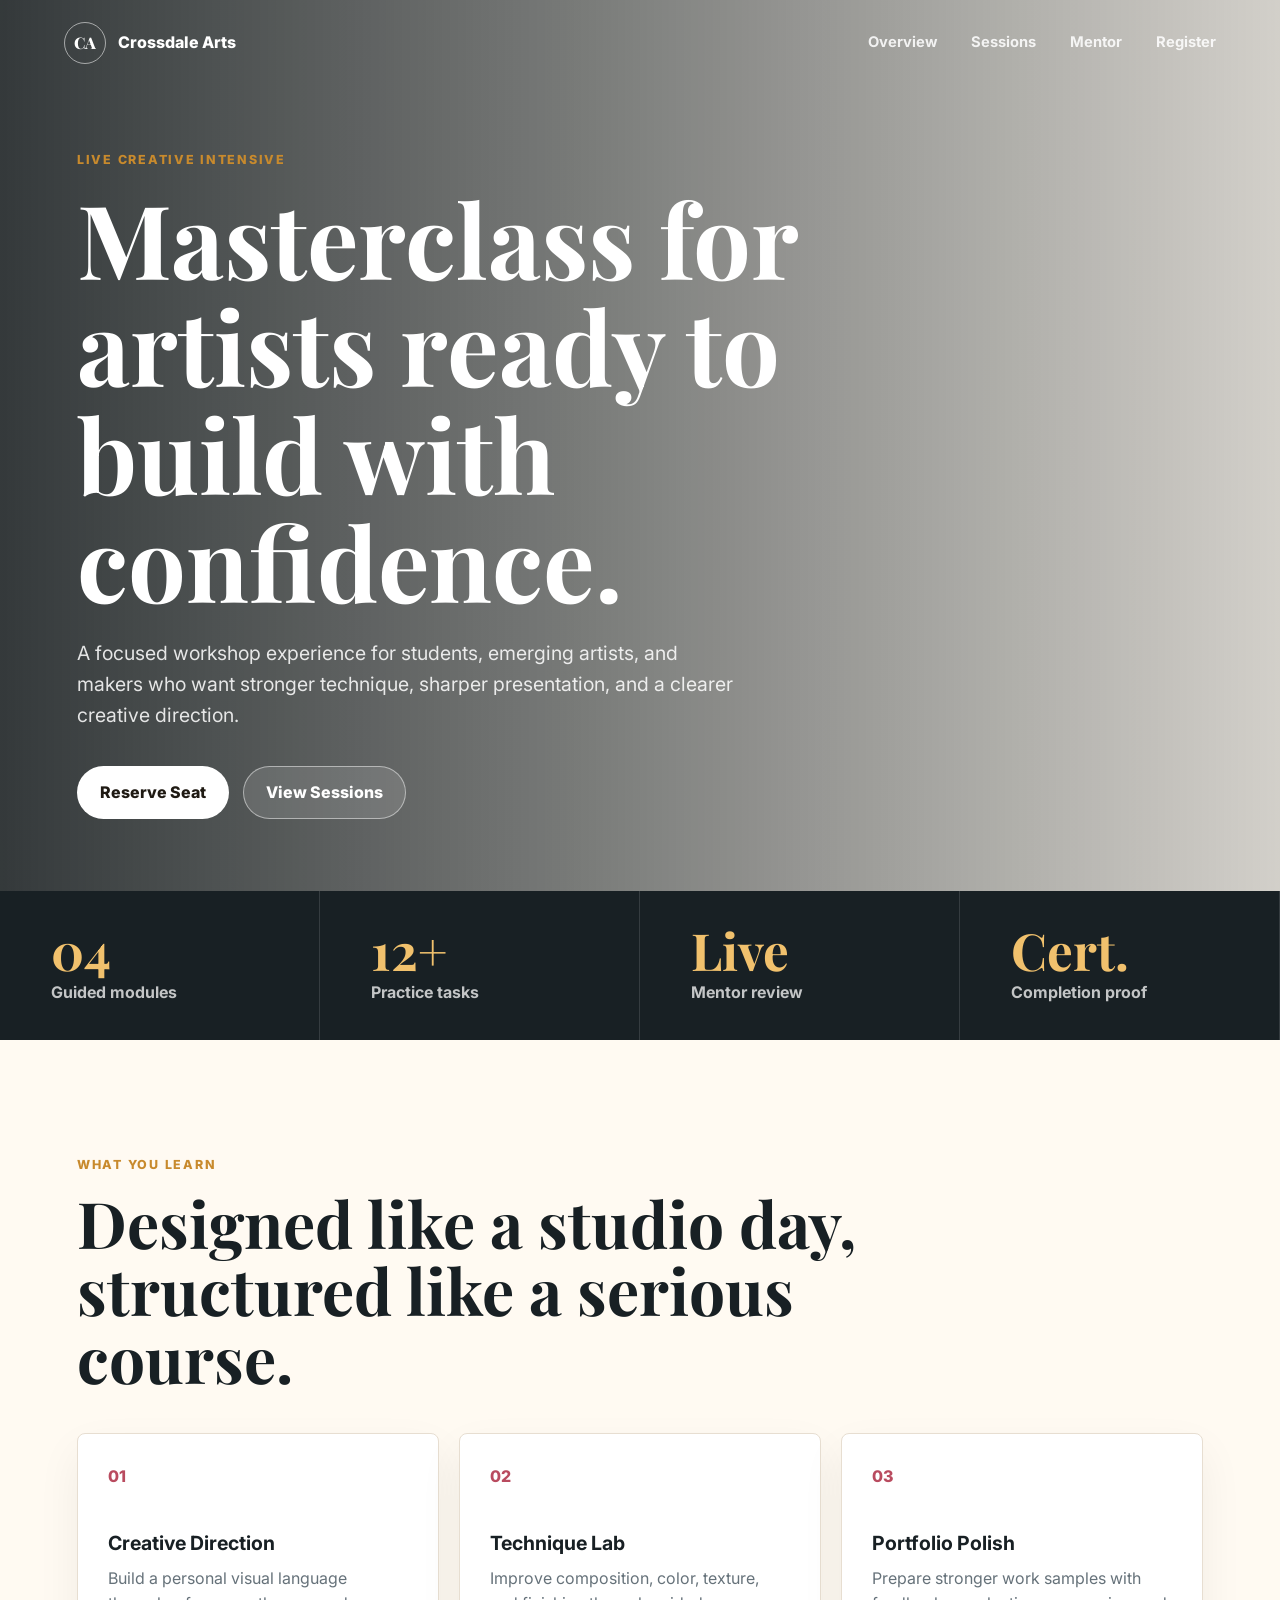
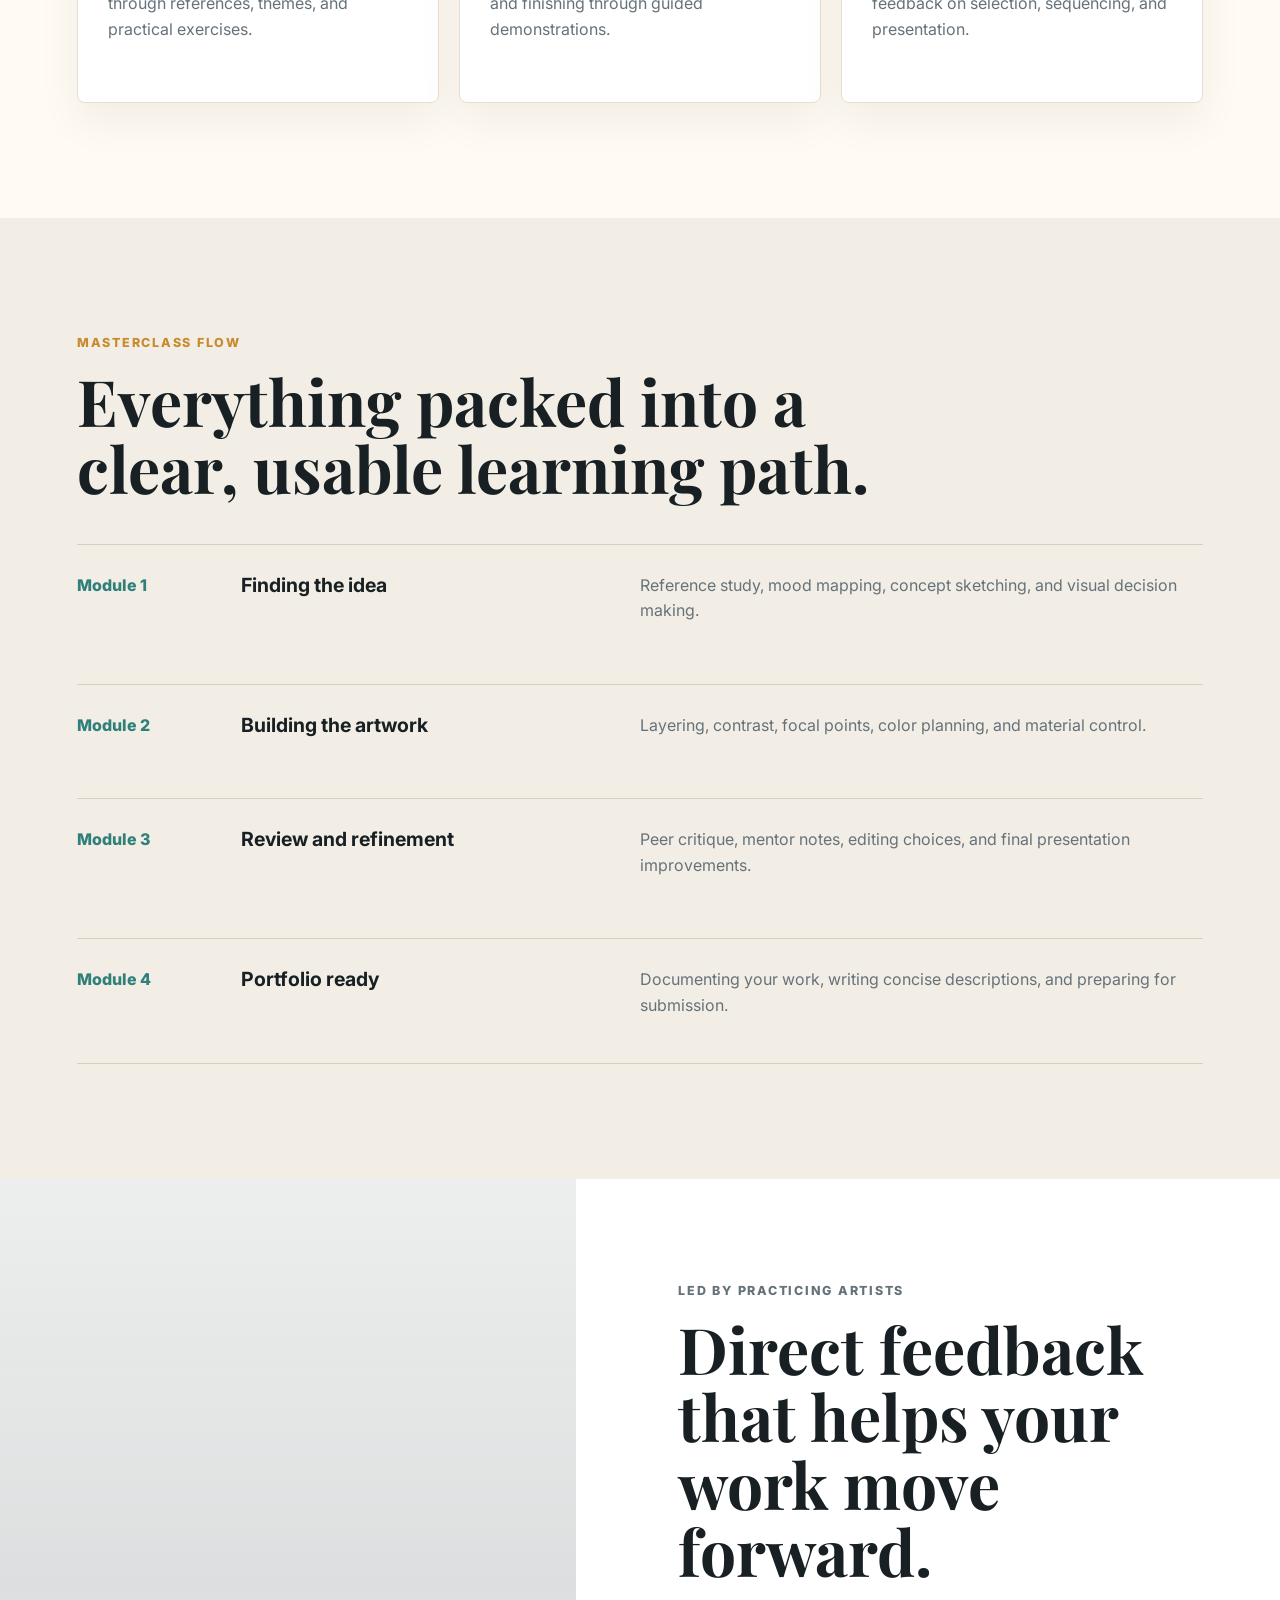
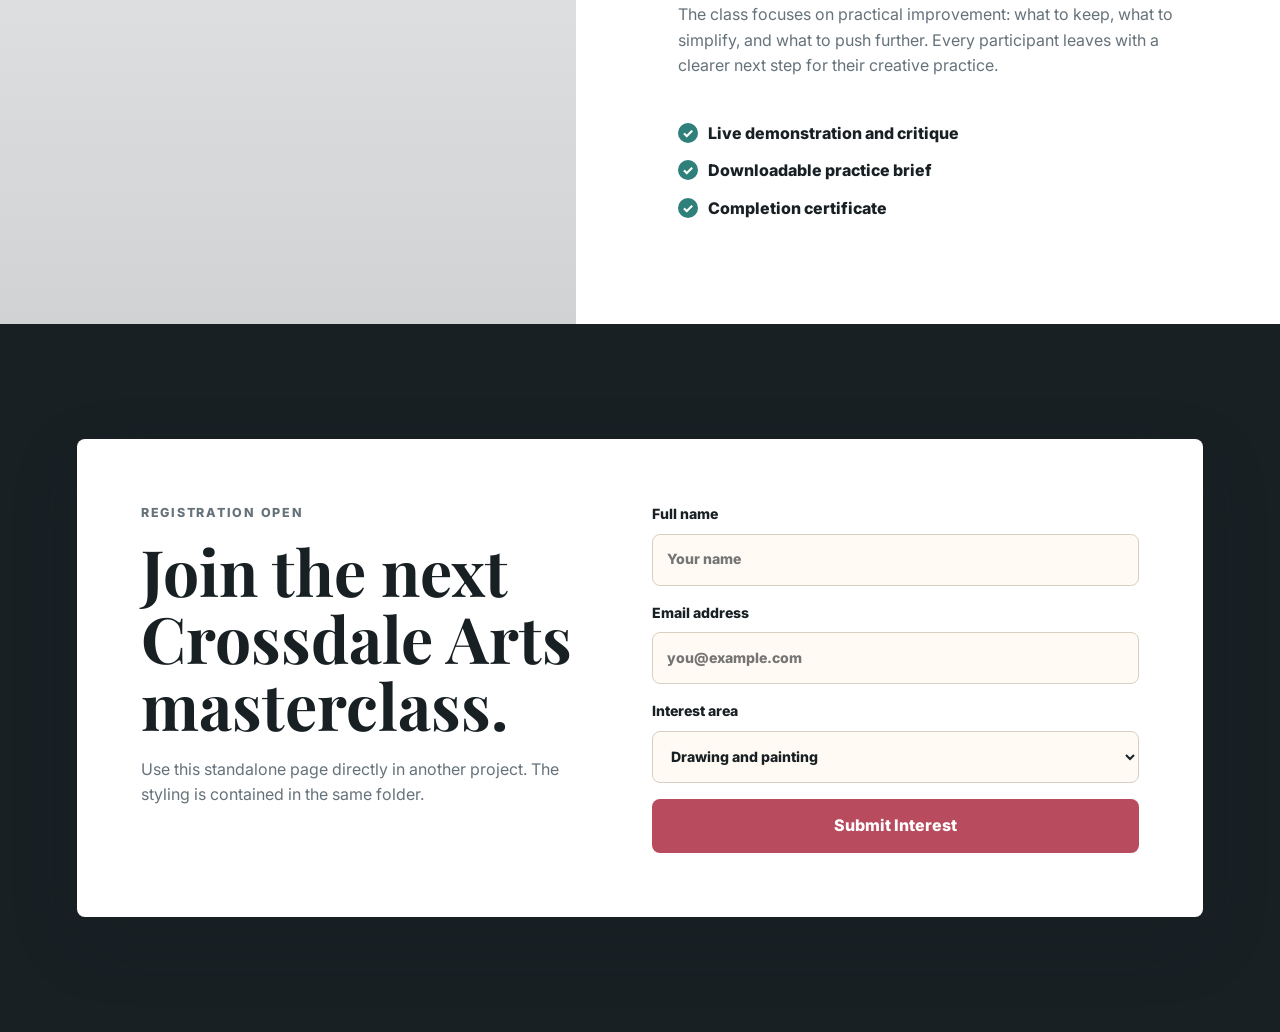
<file: masterclass/masterclass.html>
<!DOCTYPE html>
<html lang="en">
<head>
  <meta charset="UTF-8">
  <meta name="viewport" content="width=device-width, initial-scale=1.0">
  <title>Crossdale Arts Masterclass</title>
  <link rel="preconnect" href="https://fonts.googleapis.com">
  <link rel="preconnect" href="https://fonts.gstatic.com" crossorigin>
  <link href="https://fonts.googleapis.com/css2?family=Inter:wght@400;500;600;700;800&family=Playfair+Display:wght@700;800&display=swap" rel="stylesheet">
  <link rel="stylesheet" href="style.css">
</head>
<body>
  <header class="site-header">
    <a class="brand" href="#" aria-label="Crossdale Arts">
      <span class="brand-mark">CA</span>
      <span>Crossdale Arts</span>
    </a>

    <nav class="main-nav" aria-label="Main navigation">
      <a href="#overview">Overview</a>
      <a href="#sessions">Sessions</a>
      <a href="#mentor">Mentor</a>
      <a href="#register">Register</a>
    </nav>
  </header>

  <main>
    <section class="hero" id="overview">
      <div class="hero-media" aria-hidden="true"></div>
      <div class="hero-content">
        <p class="eyebrow">Live creative intensive</p>
        <h1>Masterclass for artists ready to build with confidence.</h1>
        <p class="hero-copy">
          A focused workshop experience for students, emerging artists, and makers who want stronger technique,
          sharper presentation, and a clearer creative direction.
        </p>
        <div class="hero-actions">
          <a class="button button-primary" href="#register">Reserve Seat</a>
          <a class="button button-secondary" href="#sessions">View Sessions</a>
        </div>
      </div>
    </section>

    <section class="stats-band" aria-label="Masterclass highlights">
      <div>
        <strong>04</strong>
        <span>Guided modules</span>
      </div>
      <div>
        <strong>12+</strong>
        <span>Practice tasks</span>
      </div>
      <div>
        <strong>Live</strong>
        <span>Mentor review</span>
      </div>
      <div>
        <strong>Cert.</strong>
        <span>Completion proof</span>
      </div>
    </section>

    <section class="section intro-section">
      <div class="section-heading">
        <p class="eyebrow">What you learn</p>
        <h2>Designed like a studio day, structured like a serious course.</h2>
      </div>
      <div class="feature-grid">
        <article class="feature-card">
          <span class="feature-number">01</span>
          <h3>Creative Direction</h3>
          <p>Build a personal visual language through references, themes, and practical exercises.</p>
        </article>
        <article class="feature-card">
          <span class="feature-number">02</span>
          <h3>Technique Lab</h3>
          <p>Improve composition, color, texture, and finishing through guided demonstrations.</p>
        </article>
        <article class="feature-card">
          <span class="feature-number">03</span>
          <h3>Portfolio Polish</h3>
          <p>Prepare stronger work samples with feedback on selection, sequencing, and presentation.</p>
        </article>
      </div>
    </section>

    <section class="section sessions-section" id="sessions">
      <div class="section-heading">
        <p class="eyebrow">Masterclass flow</p>
        <h2>Everything packed into a clear, usable learning path.</h2>
      </div>

      <div class="timeline">
        <article class="timeline-item">
          <span>Module 1</span>
          <h3>Finding the idea</h3>
          <p>Reference study, mood mapping, concept sketching, and visual decision making.</p>
        </article>
        <article class="timeline-item">
          <span>Module 2</span>
          <h3>Building the artwork</h3>
          <p>Layering, contrast, focal points, color planning, and material control.</p>
        </article>
        <article class="timeline-item">
          <span>Module 3</span>
          <h3>Review and refinement</h3>
          <p>Peer critique, mentor notes, editing choices, and final presentation improvements.</p>
        </article>
        <article class="timeline-item">
          <span>Module 4</span>
          <h3>Portfolio ready</h3>
          <p>Documenting your work, writing concise descriptions, and preparing for submission.</p>
        </article>
      </div>
    </section>

    <section class="mentor-band" id="mentor">
      <div class="mentor-image" aria-label="Artist mentor working in a studio"></div>
      <div class="mentor-content">
        <p class="eyebrow">Led by practicing artists</p>
        <h2>Direct feedback that helps your work move forward.</h2>
        <p>
          The class focuses on practical improvement: what to keep, what to simplify, and what to push further.
          Every participant leaves with a clearer next step for their creative practice.
        </p>
        <ul class="check-list">
          <li>Live demonstration and critique</li>
          <li>Downloadable practice brief</li>
          <li>Completion certificate</li>
        </ul>
      </div>
    </section>

    <section class="section register-section" id="register">
      <div class="register-panel">
        <div>
          <p class="eyebrow">Registration open</p>
          <h2>Join the next Crossdale Arts masterclass.</h2>
          <p>Use this standalone page directly in another project. The styling is contained in the same folder.</p>
        </div>
        <form class="register-form">
          <label>
            Full name
            <input type="text" name="name" placeholder="Your name">
          </label>
          <label>
            Email address
            <input type="email" name="email" placeholder="you@example.com">
          </label>
          <label>
            Interest area
            <select name="interest">
              <option>Drawing and painting</option>
              <option>Mixed media</option>
              <option>Portfolio building</option>
              <option>Creative direction</option>
            </select>
          </label>
          <button type="submit">Submit Interest</button>
        </form>
      </div>
    </section>
  </main>
</body>
</html>
</file>
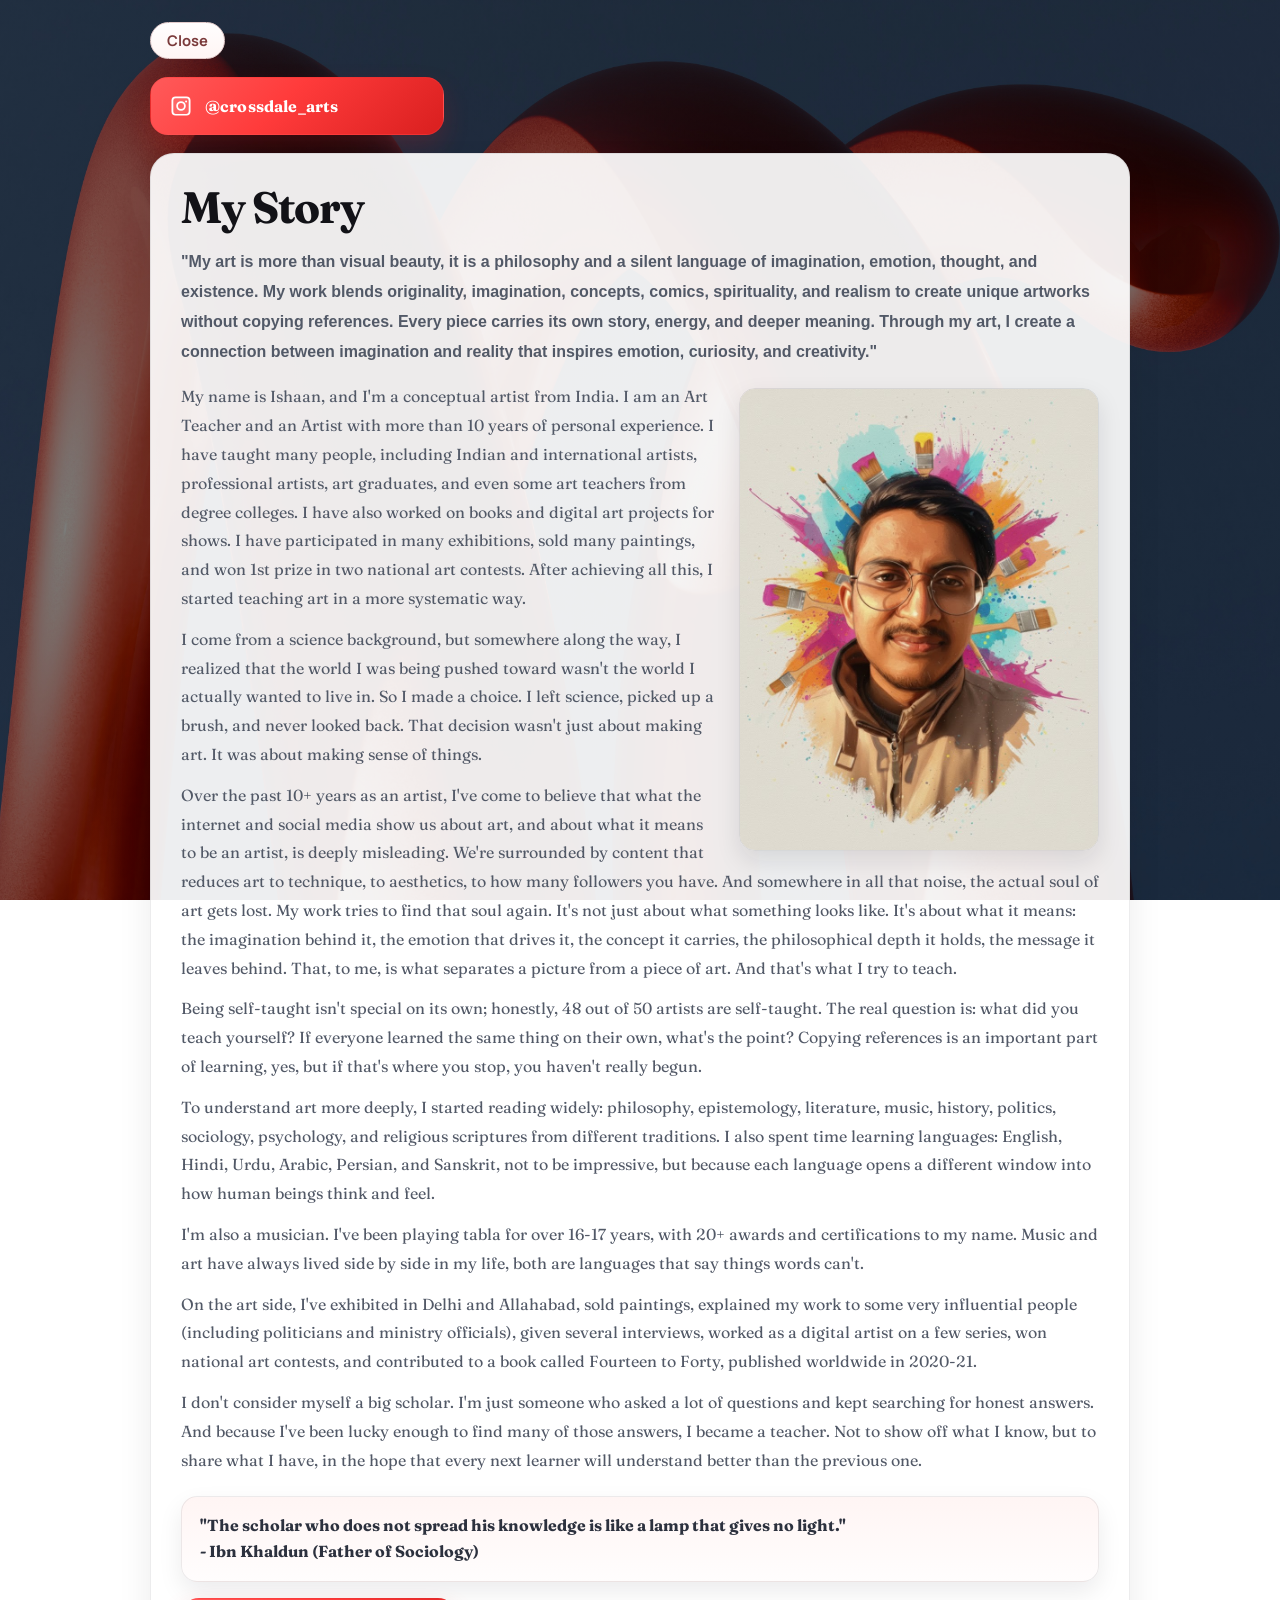
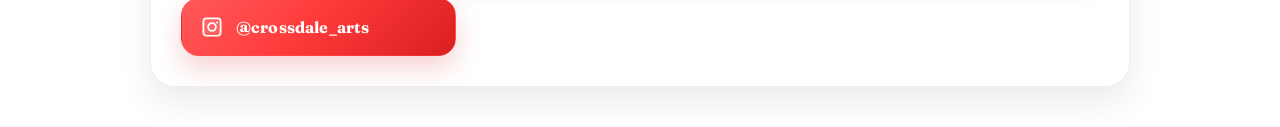
<file: Pages/my-story.html>
<!DOCTYPE html>
<html lang="en">
<head>
  <!-- Google tag (gtag.js) -->
<script async src="https://www.googletagmanager.com/gtag/js?id=G-HWXZP02GBD"></script>
<script>
  window.dataLayer = window.dataLayer || [];
  function gtag(){dataLayer.push(arguments);}
  gtag('js', new Date());

  gtag('config', 'G-HWXZP02GBD');
</script>
  <meta charset="UTF-8" />
  <meta name="viewport" content="width=device-width, initial-scale=1.0" />
  <title>My Story - CrossdaleArts</title>
  <link rel="icon" type="image/x-icon" href="../Images/logo.ico" />
  <link rel="stylesheet" href="../style.css" />
  <style>
    body.story-page {
      margin: 0;
      min-height: 100vh;
      padding: 22px 0 40px;
      background-image:
        linear-gradient(180deg,  rgba(8, 8, 7, 0.527) 0%, rgba(0, 0, 0, 0.522) 100%),
        url("../Images/background.jpg");
      background-size: cover;
      background-position: center;
      background-repeat: no-repeat;
      background-attachment: fixed;
      color: #121217;
    }

    .story-wrap {
      width: min(94vw, 980px);
      margin: 0 auto;
      display: grid;
      gap: 18px;
    }

    .story-instagram-button {
      width: 30%;
      min-width: 260px;
      display: inline-flex;
      align-items: center;
      justify-content: flex-start;
      gap: 12px;
      padding: 16px 18px;
      border-radius: 18px;
      border: 1px solid rgba(255, 66, 66, 0.28);
      background: linear-gradient(135deg, #ff5a5a 0%, #ff3b3b 45%, #d91f1f 100%);
      box-shadow: 0 12px 26px rgba(217, 31, 31, 0.2);
      color: #fff;
      text-decoration: none;
      font-weight: 700;
      font-size: 1rem;
      font-family: "Fraunces", serif !important;
      transition: transform 0.2s ease, box-shadow 0.2s ease, border-color 0.2s ease;
      will-change: transform;
    }

    .story-instagram-button,
    .story-instagram-button * {
      font-family: "Fraunces", serif !important;
    }

    .story-instagram-button:hover,
    .story-instagram-button:focus-visible {
      transform: translateY(-3px) scale(1.01);
      border-color: rgba(255, 180, 180, 0.5);
      box-shadow: 0 16px 30px rgba(217, 31, 31, 0.28);
    }

    .story-instagram-button:hover {
      animation: story-instagram-bump 0.28s cubic-bezier(0.22, 1.2, 0.36, 1);
    }

    @keyframes story-instagram-bump {
      0% {
        transform: translateY(0) scale(1);
      }
      55% {
        transform: translateY(-4px) scale(1.012);
      }
      100% {
        transform: translateY(-3px) scale(1.01);
      }
    }

    .story-instagram-icon {
      width: 24px;
      height: 24px;
      flex: 0 0 24px;
      display: inline-flex;
      align-items: center;
      justify-content: center;
      color: #fff;
    }

    .story-instagram-icon svg {
      width: 100%;
      height: 100%;
      display: block;
    }

    .story-instagram-handle {
      letter-spacing: 0.01em;
      color: #fff;
    }

    .story-close {
      width: fit-content;
      border: 1px solid #e2caca;
      border-radius: 999px;
      background: linear-gradient(180deg, #fffefe 0%, #fff5f4 100%);
      color: #7a3a3a;
      text-decoration: none;
      padding: 10px 16px;
      font-weight: 700;
      font-size: 0.92rem;
      line-height: 1;
    }

    .story-card {
      border: 1px solid rgba(18, 19, 26, 0.08);
      border-radius: 24px;
      background: rgba(255, 255, 255, 0.92);
      box-shadow: 0 16px 34px rgba(18, 19, 26, 0.08);
      padding: clamp(20px, 2.6vw, 30px);
      display: grid;
      gap: 16px;
    }

    .story-title {
      margin: 0;
      font-family: "Fraunces", serif !important;
      font-size: clamp(30px, 3.6vw, 44px);
      line-height: 1.08;
    }

    .story-lead {
      margin: 0;
      font-family: "Fraunces", serif !important;
      font-size: clamp(17px, 1.8vw, 21px);
      line-height: 1.55;
      color: #1f2430;
    }

    .story-image {
      width: min(44%, 360px);
      max-width: 100%;
      height: auto;
      float: right;
      margin: 6px 0 14px 20px;
      border-radius: 16px;
      border: 1px solid rgba(18, 19, 26, 0.1);
      box-shadow: 0 10px 24px rgba(18, 19, 26, 0.1);
    }

    .story-text {
      margin: 0;
      font-size: clamp(15px, 1.26vw, 18px);
      line-height: 1.72;
      color: #232734;
      font-family: "Fraunces", serif !important;
    }

    .story-flow {
      display: block;
    }

    .story-flow .story-text + .story-text {
      margin-top: 12px;
    }

    .story-quote {
      margin: 6px 0 0;
      padding: 16px 18px;
      border-radius: 16px;
      border: 1px solid rgba(18, 19, 26, 0.08);
      background: linear-gradient(180deg, #fff5f4 0%, #fffdfd 100%);
      color: #2c313e;
      line-height: 1.6;
    }

    .story-card blockquote.story-quote,
    .story-card blockquote.story-quote * {
      font-family: "Fraunces", serif !important;
    }

    .story-card p {
      font-family: "Fraunces", serif !important;
    }

    @media (max-width: 720px) {
      .story-wrap {
        width: 95vw;
      }

      .story-instagram-button {
        width: 100%;
        min-width: 0;
      }

      .story-image {
        float: none;
        display: block;
        width: min(100%, 460px);
        margin: 4px auto 14px;
      }
    }
  </style>
  <!-- Meta Pixel Code -->
<script>
!function(f,b,e,v,n,t,s)
{if(f.fbq)return;n=f.fbq=function(){n.callMethod?
n.callMethod.apply(n,arguments):n.queue.push(arguments)};
if(!f._fbq)f._fbq=n;n.push=n;n.loaded=!0;n.version='2.0';
n.queue=[];t=b.createElement(e);t.async=!0;
t.src=v;s=b.getElementsByTagName(e)[0];
s.parentNode.insertBefore(t,s)}(window, document,'script',
'https://connect.facebook.net/en_US/fbevents.js');
fbq('init', '4403519193296868');
fbq('track', 'PageView');
</script>
<noscript><img height="1" width="1" style="display:none"
src="https://www.facebook.com/tr?id=4403519193296868&ev=PageView&noscript=1"
/></noscript>
<!-- End Meta Pixel Code -->
</head>
<body class="story-page">
  <main class="story-wrap">
    <a class="story-close" href="../index.html" aria-label="Back to registration form">Close</a>
    <a class="story-instagram-button" href="https://www.instagram.com/crossdale_arts?utm_source=ig_web_button_share_sheet&igsh=ZDNlZDc0MzIxNw==" target="_blank" rel="noopener noreferrer" aria-label="Open CrossdaleArts Instagram profile">
      <span class="story-instagram-icon" aria-hidden="true">
        <svg viewBox="0 0 24 24" role="img" aria-hidden="true" focusable="false">
          <rect x="3" y="3" width="18" height="18" rx="5" fill="currentColor" opacity="0.12"></rect>
          <path fill="currentColor" d="M12 7.2a4.8 4.8 0 1 0 0 9.6 4.8 4.8 0 0 0 0-9.6Zm0 7.8a3 3 0 1 1 0-6 3 3 0 0 1 0 6Zm5.1-8.55a1.02 1.02 0 1 0 0 2.04 1.02 1.02 0 0 0 0-2.04Z"></path>
          <path fill="currentColor" d="M17.4 2.5H6.6A4.1 4.1 0 0 0 2.5 6.6v10.8a4.1 4.1 0 0 0 4.1 4.1h10.8a4.1 4.1 0 0 0 4.1-4.1V6.6a4.1 4.1 0 0 0-4.1-4.1Zm2.3 15.1a2.3 2.3 0 0 1-2.3 2.3H6.6a2.3 2.3 0 0 1-2.3-2.3V6.6a2.3 2.3 0 0 1 2.3-2.3h10.8a2.3 2.3 0 0 1 2.3 2.3v10.8Z"></path>
        </svg>
      </span>
      <span class="story-instagram-handle">@crossdale_arts</span>
    </a>

    <section class="story-card">
      <h1 class="story-title">My Story</h1>
      <p class="story-lead"><b>"My art is more than visual beauty, it is a philosophy and a silent language of imagination, emotion, thought, and existence. My work blends originality, imagination, concepts, comics, spirituality, and realism to create unique artworks without copying references. Every piece carries its own story, energy, and deeper meaning. Through my art, I create a connection between imagination and reality that inspires emotion, curiosity, and creativity."</b></p>
      <div class="story-flow">
        <img class="story-image" src="../Images/my-story-image.jpeg" alt="A conceptual artwork by Ishaan" />

        <p class="story-text">My name is Ishaan, and I'm a conceptual artist from India. I am an Art Teacher and an Artist with more than 10 years of personal experience. I have taught many people, including Indian and international artists, professional artists, art graduates, and even some art teachers from degree colleges. I have also worked on books and digital art projects for shows. I have participated in many exhibitions, sold many paintings, and won 1st prize in two national art contests. After achieving all this, I started teaching art in a more systematic way.</p>
        <p class="story-text">I come from a science background, but somewhere along the way, I realized that the world I was being pushed toward wasn't the world I actually wanted to live in. So I made a choice. I left science, picked up a brush, and never looked back. That decision wasn't just about making art. It was about making sense of things.</p>
        <p class="story-text">Over the past 10+ years as an artist, I've come to believe that what the internet and social media show us about art, and about what it means to be an artist, is deeply misleading. We're surrounded by content that reduces art to technique, to aesthetics, to how many followers you have. And somewhere in all that noise, the actual soul of art gets lost. My work tries to find that soul again. It's not just about what something looks like. It's about what it means: the imagination behind it, the emotion that drives it, the concept it carries, the philosophical depth it holds, the message it leaves behind. That, to me, is what separates a picture from a piece of art. And that's what I try to teach.</p>
        <p class="story-text">Being self-taught isn't special on its own; honestly, 48 out of 50 artists are self-taught. The real question is: what did you teach yourself? If everyone learned the same thing on their own, what's the point? Copying references is an important part of learning, yes, but if that's where you stop, you haven't really begun.</p>
        <p class="story-text">To understand art more deeply, I started reading widely: philosophy, epistemology, literature, music, history, politics, sociology, psychology, and religious scriptures from different traditions. I also spent time learning languages: English, Hindi, Urdu, Arabic, Persian, and Sanskrit, not to be impressive, but because each language opens a different window into how human beings think and feel.</p>
        <p class="story-text">I'm also a musician. I've been playing tabla for over 16-17 years, with 20+ awards and certifications to my name. Music and art have always lived side by side in my life, both are languages that say things words can't.</p>
        <p class="story-text">On the art side, I've exhibited in Delhi and Allahabad, sold paintings, explained my work to some very influential people (including politicians and ministry officials), given several interviews, worked as a digital artist on a few series, won national art contests, and contributed to a book called Fourteen to Forty, published worldwide in 2020-21.</p>
        <p class="story-text">I don't consider myself a big scholar. I'm just someone who asked a lot of questions and kept searching for honest answers. And because I've been lucky enough to find many of those answers, I became a teacher. Not to show off what I know, but to share what I have, in the hope that every next learner will understand better than the previous one.</p>
      </div>

      <blockquote class="story-quote">
        <b>"The scholar who does not spread his knowledge is like a lamp that gives no light."</b><br />
        <b>- Ibn Khaldun (Father of Sociology)</b>
      </blockquote>

      <a class="story-instagram-button" href="https://www.instagram.com/crossdale_arts?utm_source=ig_web_button_share_sheet&igsh=ZDNlZDc0MzIxNw==" target="_blank" rel="noopener noreferrer" aria-label="Open CrossdaleArts Instagram profile">
        <span class="story-instagram-icon" aria-hidden="true">
          <svg viewBox="0 0 24 24" role="img" aria-hidden="true" focusable="false">
            <rect x="3" y="3" width="18" height="18" rx="5" fill="currentColor" opacity="0.12"></rect>
            <path fill="currentColor" d="M12 7.2a4.8 4.8 0 1 0 0 9.6 4.8 4.8 0 0 0 0-9.6Zm0 7.8a3 3 0 1 1 0-6 3 3 0 0 1 0 6Zm5.1-8.55a1.02 1.02 0 1 0 0 2.04 1.02 1.02 0 0 0 0-2.04Z"></path>
            <path fill="currentColor" d="M17.4 2.5H6.6A4.1 4.1 0 0 0 2.5 6.6v10.8a4.1 4.1 0 0 0 4.1 4.1h10.8a4.1 4.1 0 0 0 4.1-4.1V6.6a4.1 4.1 0 0 0-4.1-4.1Zm2.3 15.1a2.3 2.3 0 0 1-2.3 2.3H6.6a2.3 2.3 0 0 1-2.3-2.3V6.6a2.3 2.3 0 0 1 2.3-2.3h10.8a2.3 2.3 0 0 1 2.3 2.3v10.8Z"></path>
          </svg>
        </span>
        <span class="story-instagram-handle">@crossdale_arts</span>
      </a>
    </section>
  </main>
</body>
</html>
</file>
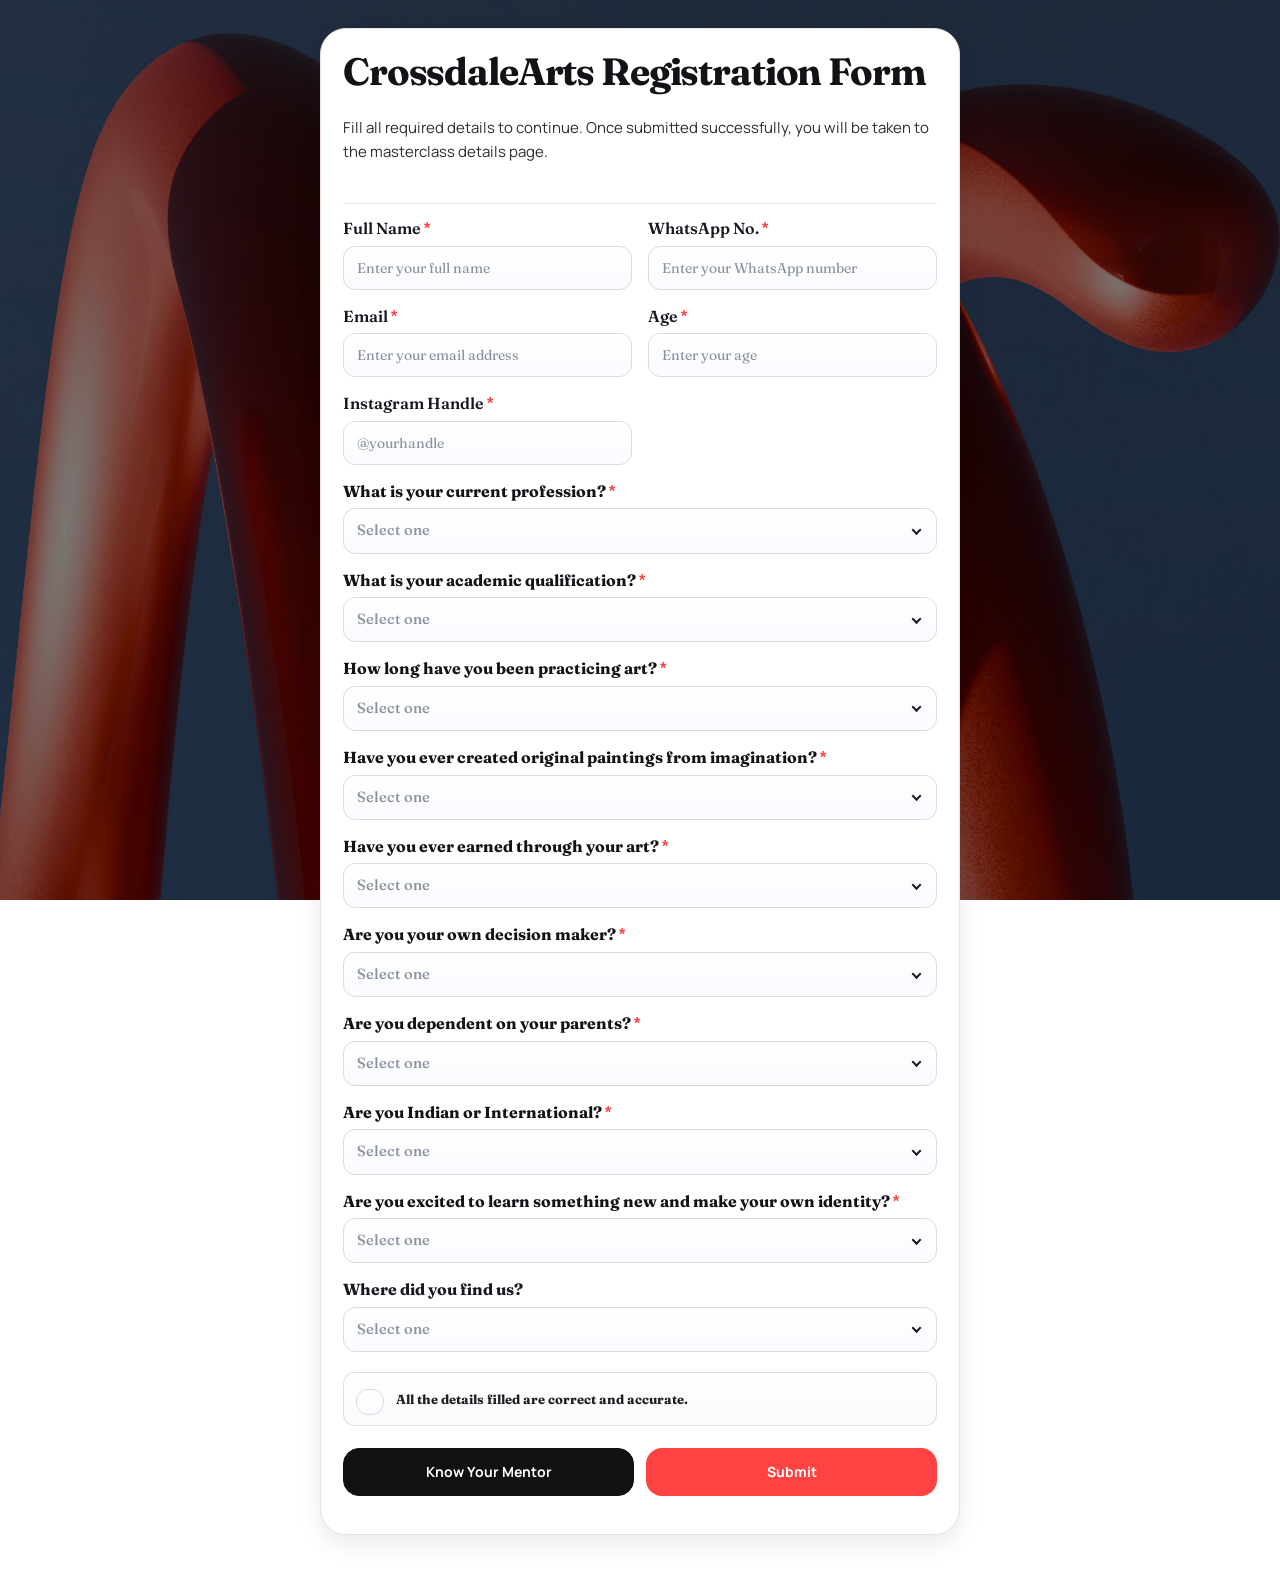
<file: Pages/register.html>
<!DOCTYPE html>
<html lang="en">
<head>
  <!-- Google tag (gtag.js) -->
<script async src="https://www.googletagmanager.com/gtag/js?id=G-HWXZP02GBD"></script>
<script>
  window.dataLayer = window.dataLayer || [];
  function gtag(){dataLayer.push(arguments);}
  gtag('js', new Date());

  gtag('config', 'G-HWXZP02GBD');
</script>
  <meta charset="UTF-8" />
  <meta name="viewport" content="width=device-width, initial-scale=1.0" />
  <title>Masterclass Registration - CrossdaleArts</title>
  <link rel="icon" type="image/x-icon" href="/Images/logo.ico" />
  <link rel="stylesheet" href="/style.css" />
  <style>
    body.registration-page {
      padding-top: 28px;
      /* background-image:
        linear-gradient(180deg, rgba(255, 248, 247, 0.78) 0%, rgba(247, 248, 251, 0.82) 100%),
        url("Images/background.jpg"); */
      background-image:
        linear-gradient(180deg, rgba(8, 8, 7, 0.527) 0%, rgba(0, 0, 0, 0.522) 100%),
        url("/Images/background.jpg");
      background-size: cover;
      background-position: center;
      background-repeat: no-repeat;
      background-attachment: fixed;
      color: #121217;
    }

    .registration-wrap {
      width: min(50vw, 760px);
      margin: 0 auto 56px;
    }

    .registration-card {
      padding: var(--refresh-card-padding);
      display: grid;
      gap: 22px;
    }

    .registration-title {
      font-family: "Fraunces", serif !important;
      font-size: clamp(28px, 3.2vw, 38px);
      line-height: 1.12;
      margin: 0;
    }

    .registration-intro {
      margin: 0;
      font-size: clamp(15px, 1.02vw, 17px);
      line-height: 1.65;
      color: #2b2d34;
    }

    .fieldset {
      border: 0;
      margin: 0;
      padding: 0;
      display: grid;
      gap: 10px;
    }

    .question-label {
      font-family: "Fraunces", serif !important;
      font-weight: 700;
      font-size: clamp(14px, 1.35vw, 16px);
      line-height: 1.35;
    }

    .required-asterisk {
      color: var(--refresh-accent);
      font-weight: 800;
    }

    #registration-form label.full-span.single-line-question,
    #registration-form label.full-span.single-line-question .single-line-question-text {
      display: inline-block;
      font-family: "Fraunces", serif !important;
      font-weight: 700;
      font-size: clamp(14px, 1.35vw, 16px);
      line-height: 1.35;
    }

    .form-row {
      display: grid;
      gap: 16px;
      grid-template-columns: repeat(2, minmax(0, 1fr));
    }

    .form-row > label {
      font-family: "Fraunces", serif !important;
      font-weight: 700;
      font-size: clamp(14px, 1.35vw, 16px);
      line-height: 1.35;
    }

    .full-span {
      grid-column: 1 / -1;
    }

    .consent-row {
      display: flex;
      align-items: center;
      gap: 12px;
      margin-top: 4px;
      padding: 10px 12px;
      border: 1px solid rgba(18, 19, 26, 0.12);
      border-radius: 12px;
      background: linear-gradient(180deg, rgba(255, 255, 255, 0.95), rgba(250, 250, 250, 0.82));
    }

    .consent-row input[type="checkbox"] {
      appearance: none;
      -webkit-appearance: none;
      width: 18px;
      height: 18px;
      margin-top: 0;
      border: 1.6px solid #1b1c22;
      border-radius: 6px;
      background: #fff;
      display: inline-grid;
      place-content: center;
      cursor: pointer;
      flex: 0 0 auto;
      color: black;
      transition: border-color 0.2s ease, background-color 0.2s ease, transform 0.2s ease;
    }

    .consent-row input[type="checkbox"]::before {
      content: "";
      width: 10px;
      height: 10px;
      transform: scale(0);
      transition: transform 120ms ease-in-out;
      clip-path: polygon(14% 44%, 0 65%, 50% 100%, 100% 16%, 80% 0%, 43% 62%);
      background: transparent;
    }

    .consent-row input[type="checkbox"]:checked {
      background: #ffffff;
      border-color: #1b1c22;
      color: #111111;
    }

    .consent-row input[type="checkbox"]:checked::before {
      background: currentColor;
      transform: scale(1);
    }

    .consent-row input[type="checkbox"]:focus-visible {
      outline: 3px solid rgba(255, 66, 66, 0.22);
      outline-offset: 2px;
    }

    .consent-row span {
      text-align: left;
      line-height: 1.45;
      color: #1b1d24;
      font-family: "Fraunces", serif !important;
      font-weight: 700;
    }

    .actions-row {
      display: flex;
      flex-direction: row;
      flex-wrap: wrap;
      gap: 12px;
      margin-top: 6px;
      width: 100%;
    }

    .actions-row a,
    .actions-row button {
      flex: 1 1 calc(50% - 6px);
      min-height: 48px;
      text-align: center;
      width: 100%;
      max-width: 100%;
      display: inline-flex;
      align-items: center;
      justify-content: center;
    }

    #mentor-link.feedback-form-submit:hover,
    #mentor-link.feedback-form-submit:focus-visible {
      text-shadow: none;
    }

    #mentor-link.feedback-form-submit {
      background: #111111;
      border-color: #111111;
      color: #ffffff;
    }

    .status {
      margin: 0;
      font-size: 0.95rem;
      line-height: 1.5;
    }

    .status.error {
      color: #b01818;
    }

    .status.success {
      color: #0f5132;
    }

    .conditional-hidden {
      display: none;
    }

    .success-modal {
      position: fixed;
      inset: 0;
      display: none;
      align-items: center;
      justify-content: center;
      background: rgba(16, 18, 24, 0.58);
      z-index: 1000;
      padding: 18px;
    }

    .success-modal.is-visible {
      display: flex;
    }

    .success-modal-card {
      width: min(92vw, 560px);
      border-radius: 18px;
      background: #ffffff;
      border: 1px solid rgba(20, 22, 30, 0.12);
      box-shadow: 0 18px 42px rgba(18, 20, 28, 0.28);
      padding: 30px 24px 24px;
      text-align: center;
      display: grid;
      gap: 16px;
      position: relative;
    }

    .success-modal-title {
      margin: 0;
      font-family: "Fraunces", serif !important;
      font-size: clamp(22px, 2.4vw, 26px);
      line-height: 1.2;
      color: #171921;
    }

    .success-modal-text {
      margin: 0;
      color: #2a2d36;
      line-height: 1.5;
      font-size: 0.98rem;
    }

    .whatsapp-modal-btn {
      display: block;
      width: 100%;
      border: 0;
      border-radius: 12px;
      background: var(--refresh-accent);
      color: #ffffff;
      text-decoration: none;
      font-weight: 700;
      padding: 13px 16px;
      line-height: 1.2;
      transition: transform 0.18s ease, box-shadow 0.18s ease;
      box-shadow: 0 8px 18px rgba(255, 66, 66, 0.3);
    }

    .whatsapp-modal-btn:hover {
      transform: translateY(-1px);
      box-shadow: 0 11px 22px rgba(255, 66, 66, 0.34);
    }

    .whatsapp-modal-btn.secondary {
      background: #ffffff;
      color: var(--refresh-accent);
      border: 1px solid #f0b4b4;
      box-shadow: 0 5px 14px rgba(23, 25, 33, 0.08);
    }

    .whatsapp-modal-btn.secondary:hover {
      box-shadow: 0 8px 18px rgba(23, 25, 33, 0.12);
    }

    .success-modal-note {
      margin: 2px 0 0;
      font-size: 0.9rem;
      line-height: 1.5;
      color: #5a2f2f;
      background: #fff4f4;
      border: 1px solid #f2d9d9;
      border-radius: 10px;
      padding: 10px 12px;
    }

    .hidden {
      display: none !important;
    }

    .loading-modal-text {
      margin: 0;
      color: #2a2d36;
      line-height: 1.5;
      font-size: 0.97rem;
    }

    .loader {
      width: 44px;
      height: 44px;
      border-radius: 50%;
      border: 4px solid #f0f2f7;
      border-top-color: var(--refresh-accent);
      margin: 0 auto;
      animation: spin 0.9s linear infinite;
    }

    @keyframes spin {
      to {
        transform: rotate(360deg);
      }
    }

    .success-modal-close {
      position: absolute;
      top: 14px;
      right: 14px;
      width: 34px;
      height: 34px;
      border: 1px solid #e4c8c8;
      border-radius: 8px;
      background: #fff7f7;
      color: #8d4f4f;
      font-size: 20px;
      line-height: 1;
      cursor: pointer;
      display: inline-grid;
      place-items: center;
      transition: background 0.2s ease, color 0.2s ease, border-color 0.2s ease;
    }

    .success-modal-close:hover {
      background: #fbeaea;
      color: #713535;
      border-color: #d7abab;
    }

    #registration-form label {
      font-weight: 600;
      color: #171921;
      line-height: 1.35;
    }

    #registration-form input,
    #registration-form select,
    #registration-form textarea {
      border-radius: 12px;
      margin-top: 6px;
      padding: 12px 13px;
      border: 1px solid #d7dbe5;
      background: linear-gradient(180deg, #ffffff 0%, #fafbff 100%);
      font-family: "Fraunces", serif !important;
    }

    #registration-form input::placeholder,
    #registration-form textarea::placeholder {
      font-family: "Fraunces", serif !important;
      color: #8a909f;
      opacity: 1;
    }

    .fieldset select {
      font-size: 0.92rem;
    }

    #registration-form select {
      appearance: none;
      -webkit-appearance: none;
      -moz-appearance: none;
      cursor: pointer;
      color: #8a909f;
      padding-right: 44px;
      background-image:
        linear-gradient(45deg, transparent 50%, #1a1b21 50%),
        linear-gradient(135deg, #1a1b21 50%, transparent 50%),
        linear-gradient(180deg, #ffffff 0%, #fafbff 100%);
      background-position:
        calc(100% - 20px) calc(50% + 1px),
        calc(100% - 14px) calc(50% + 1px),
        0 0;
      background-size:
        6px 6px,
        6px 6px,
        100% 100%;
      background-repeat: no-repeat;
    }

    #registration-form select:valid {
      color: #171921;
    }

    .native-select-hidden {
      position: absolute !important;
      width: 1px !important;
      height: 1px !important;
      margin: -1px !important;
      padding: 0 !important;
      border: 0 !important;
      clip: rect(0 0 0 0) !important;
      overflow: hidden !important;
      white-space: nowrap !important;
    }

    .custom-select {
      position: relative;
    }

    .custom-select-trigger {
      width: 100%;
      border-radius: 12px;
      margin-top: 6px;
      padding: 12px 42px 12px 13px;
      border: 1px solid #d7dbe5;
      background: linear-gradient(180deg, #ffffff 0%, #fafbff 100%);
      color: #8a909f;
      text-align: left;
      cursor: pointer;
      position: relative;
      font-size: 0.92rem;
      line-height: 1.3;
      font-family: "Fraunces", serif !important;
      font-weight: 500;
    }

    .custom-select.has-value .custom-select-trigger {
      color: #171921;
    }

    .custom-select-trigger::after {
      content: "";
      position: absolute;
      right: 16px;
      top: 50%;
      width: 7px;
      height: 7px;
      border-right: 2px solid #1a1b21;
      border-bottom: 2px solid #1a1b21;
      transform: translateY(-65%) rotate(45deg);
      transition: transform 0.2s ease;
    }

    .custom-select.is-open .custom-select-trigger::after {
      transform: translateY(-35%) rotate(-135deg);
    }

    .custom-select-trigger:focus {
      outline: 2px solid rgba(255, 66, 66, 0.22);
      outline-offset: 1px;
      border-color: rgba(255, 66, 66, 0.4);
    }

    .custom-select-menu {
      position: absolute;
      top: calc(100% + 8px);
      left: 0;
      right: 0;
      display: none;
      z-index: 35;
      border: 1px solid #d7dbe5;
      background: #ffffff;
      border-radius: 12px;
      padding: 6px;
      box-shadow: 0 12px 26px rgba(24, 26, 33, 0.16);
      max-height: 220px;
      overflow-y: auto;
    }

    .custom-select.is-open .custom-select-menu {
      display: block;
    }

    .custom-select-option {
      width: 100%;
      border: 0;
      background: transparent;
      text-align: left;
      padding: 10px 11px;
      border-radius: 10px;
      color: #1f2230;
      cursor: pointer;
      font-size: 0.92rem;
      font-family: "Fraunces", serif !important;
    }

    .custom-select-option:hover {
      background: #f5f7ff;
    }

    .custom-select-option.is-selected {
      background: #edf1ff;
      font-weight: 600;
      color: #171921;
    }

    .custom-select-option.is-selected:hover {
      background: #dce4ff;
      color: #0f1322;
    }

    #registration-form {
      gap: 16px;
    }

    #registration-form input:focus,
    #registration-form select:focus,
    #registration-form textarea:focus {
      outline: 2px solid rgba(255, 66, 66, 0.22);
      outline-offset: 1px;
      border-color: rgba(255, 66, 66, 0.4);
    }

    .auto-grow-textarea {
      width: 100%;
      resize: none;
      overflow-y: hidden;
      min-height: 46px;
      line-height: 1.4;
      font: inherit;
    }

    @media (max-width: 720px) {
      .registration-wrap {
        width: 95vw;
      }

      .form-row {
        grid-template-columns: 1fr;
      }

      .actions-row {
        flex-wrap: nowrap;
        flex-direction: column-reverse;
      }

      .actions-row a,
      .actions-row button {
        flex: 1 1 100%;
      }
    }
  </style>
  <!-- Meta Pixel Code -->
<script>
!function(f,b,e,v,n,t,s)
{if(f.fbq)return;n=f.fbq=function(){n.callMethod?
n.callMethod.apply(n,arguments):n.queue.push(arguments)};
if(!f._fbq)f._fbq=n;n.push=n;n.loaded=!0;n.version='2.0';
n.queue=[];t=b.createElement(e);t.async=!0;
t.src=v;s=b.getElementsByTagName(e)[0];
s.parentNode.insertBefore(t,s)}(window, document,'script',
'https://connect.facebook.net/en_US/fbevents.js');
fbq('init', '4403519193296868');
fbq('track', 'PageView');
fbq('track', 'SubmitApplication');
fbq('track', 'Lead');
</script>
<noscript><img height="1" width="1" style="display:none"
src="https://www.facebook.com/tr?id=4403519193296868&ev=PageView&noscript=1"
/></noscript>
<!-- End Meta Pixel Code -->
</head>
<body class="registration-page">
  <main class="registration-wrap">
    <section class="surface-section registration-card">
      <h1 class="registration-title">CrossdaleArts Registration Form</h1>
      <p class="registration-intro">Fill all required details to continue. Once submitted successfully, you will be taken to the masterclass details page.</p>

      <form id="registration-form" class="feedback-form" novalidate>
        <div class="form-row">
          <label>Full Name <span class="required-asterisk">*</span>
            <input type="text" name="fullName" required autocomplete="name" placeholder="Enter your full name" />
          </label>

          <label>WhatsApp No. <span class="required-asterisk">*</span>
            <input type="tel" name="whatsappNo" required inputmode="tel" autocomplete="tel" placeholder="Enter your WhatsApp number" />
          </label>

          <label>Email <span class="required-asterisk">*</span>
            <input type="email" name="email" required autocomplete="email" placeholder="Enter your email address" />
          </label>

          <label>Age <span class="required-asterisk">*</span>
            <input type="number" name="age" required min="10" max="100" inputmode="numeric" autocomplete="off" placeholder="Enter your age" />
          </label>

          <label>Instagram Handle <span class="required-asterisk">*</span>
            <input type="text" name="instagram" required autocomplete="off" placeholder="@yourhandle" />
          </label>
        </div>

        <fieldset class="fieldset">
          <legend class="question-label">What is your current profession? <span class="required-asterisk">*</span></legend>
          <select name="profession" required>
            <option value="" selected disabled>Select one</option>
            <option value="Employed">Employed / Freelancer</option>
            <option value="Homemaker">Homemaker / Housewife</option>
            <option value="Unemployed">Unemployed / Student</option>
          </select>
        </fieldset>

        <fieldset class="fieldset">
          <legend class="question-label">What is your academic qualification? <span class="required-asterisk">*</span></legend>
          <select name="academicQualification" required>
            <option value="" selected disabled>Select one</option>
            <option value="10th">10th</option>
            <option value="12th">12th</option>
            <option value="Graduate">Graduate</option>
            <option value="Postgraduate">Postgraduate</option>
            <option value="Other">Other</option>
          </select>
        </fieldset>

        <fieldset class="fieldset">
          <legend class="question-label">How long have you been practicing art? <span class="required-asterisk">*</span></legend>
          <select name="artistExperienceYears" required>
            <option value="" selected disabled>Select one</option>
            <option value="1-2 Years">1-2 Years</option>
            <option value="2-5 Years">2-5 Years</option>
            <option value="5-10 Years">5-10 Years</option>
            <option value="10+ Years">10+ Years</option>
          </select>
        </fieldset>

        <fieldset class="fieldset">
          <legend class="question-label">Have you ever created original paintings from imagination? <span class="required-asterisk">*</span></legend>
          <select name="originalPaintingByImagination" required>
            <option value="" selected disabled>Select one</option>
            <option value="Yes">Yes</option>
            <option value="No">No</option>
          </select>
        </fieldset>

        <fieldset class="fieldset">
          <legend class="question-label">Have you ever earned through your art? <span class="required-asterisk">*</span></legend>
          <select name="earnedThroughArt" required>
            <option value="" selected disabled>Select one</option>
            <option value="Yes">Yes</option>
            <option value="No">No</option>
          </select>
        </fieldset>

        <fieldset id="earned-through-art-how-field" class="fieldset conditional-hidden" aria-hidden="true">
          <legend class="question-label">How have you earned through your art? <span class="required-asterisk">*</span></legend>
          <textarea
            name="earnedThroughArtHow"
            class="auto-grow-textarea"
            data-conditional-required="true"
            rows="1"
            placeholder="Write how you have earned through your art"
            autocomplete="off"
          ></textarea>
        </fieldset>

        <fieldset class="fieldset">
          <legend class="question-label">Are you your own decision maker? <span class="required-asterisk">*</span></legend>
          <select name="decisionMaker" required>
            <option value="" selected disabled>Select one</option>
            <option value="Yes">Yes</option>
            <option value="No">No</option>
          </select>
        </fieldset>

        <fieldset class="fieldset">
          <legend class="question-label">Are you dependent on your parents? <span class="required-asterisk">*</span></legend>
          <select name="dependentOnParents" required>
            <option value="" selected disabled>Select one</option>
            <option value="Yes">Yes</option>
            <option value="No">No</option>
          </select>
        </fieldset>

        <fieldset class="fieldset">
          <legend class="question-label">Are you Indian or International? <span class="required-asterisk">*</span></legend>
          <select name="region" required>
            <option value="" selected disabled>Select one</option>
            <option value="Indian">Indian</option>
            <option value="International">International</option>
          </select>
        </fieldset>

        <fieldset id="indian-state-field" class="fieldset conditional-hidden" aria-hidden="true">
          <legend class="question-label">Select State <span class="required-asterisk">*</span></legend>
          <select name="stateInIndia" data-conditional-required="true">
            <option value="" selected disabled>Select state</option>
          </select>
        </fieldset>

        <fieldset id="international-country-field" class="fieldset conditional-hidden" aria-hidden="true">
          <legend class="question-label">Select Country <span class="required-asterisk">*</span></legend>
          <select name="countryInternational" data-conditional-required="true">
            <option value="" selected disabled>Select country</option>
          </select>
        </fieldset>

        <fieldset class="fieldset">
          <legend class="question-label">Are you excited to learn something new and make your own identity? <span class="required-asterisk">*</span></legend>
          <select name="excitedToLearn" required>
            <option value="" selected disabled>Select one</option>
            <option value="Yes">Yes</option>
            <option value="No">No</option>
          </select>
        </fieldset>

        <label class="full-span single-line-question"><span class="single-line-question-text">Where did you find us?</span>
          <select name="foundUs" required>
            <option value="" selected disabled>Select one</option>
            <option value="Instagram">Instagram</option>
            <option value="Other Social Media Platforms">Other social media platforms</option>
            <option value="Mail">Mail</option>
            <option value="Newsletter">Newsletter</option>
          </select>
        </label>

        <label class="consent-row full-span">
          <input type="checkbox" name="detailsConfirmed" required />
          <span>All the details filled are correct and accurate.</span>
        </label>

        <div class="actions-row">
          <a class="feedback-form-submit" id="mentor-link" href="#" target="_blank" rel="noopener noreferrer">Know Your Mentor</a>
          <button type="submit" class="feedback-form-submit">Submit</button>
        </div>

        <p id="form-status" class="status" aria-live="polite"></p>
      </form>

    </section>
  </main>

  <section id="success-modal" class="success-modal" aria-hidden="true">
    <div class="success-modal-card" role="dialog" aria-modal="true" aria-labelledby="success-modal-title">
      <button id="success-modal-close" class="success-modal-close" type="button" aria-label="Close success modal">&times;</button>
      <h2 id="success-modal-title" class="success-modal-title">Submission Successful</h2>
      <p class="success-modal-text">View the masterclass details to continue.</p>
      <p id="success-modal-note" class="success-modal-note">It is necessary to join the WhatsApp channel because every notification is going to come in the channel.</p>
      <a id="masterclass-link" class="whatsapp-modal-btn" href="https://crossdalearts.github.io/pages/masterclass.html" target="_blank" rel="noopener noreferrer">View Masterclass Details</a>
      <a id="whatsapp-channel-link" class="whatsapp-modal-btn secondary" href="https://whatsapp.com/channel/your-channel-link" target="_blank" rel="noopener noreferrer">Join WhatsApp Channel</a>
    </div>
  </section>

  <section id="loading-modal" class="success-modal" aria-hidden="true">
    <div class="success-modal-card" role="dialog" aria-modal="true" aria-labelledby="loading-modal-title">
      <h2 id="loading-modal-title" class="success-modal-title">Submitting Your Form</h2>
      <div class="loader" aria-hidden="true"></div>
      <p class="loading-modal-text">Please do not refresh the page or close this tab, as it may interrupt your form submission.</p>
    </div>
  </section>

  <script>
    const APP_SCRIPT_URL = "https://script.google.com/macros/s/AKfycbyzPKGxQfazn8rHqsySNKVIGB_ANnDgJKXz3EK4Gq9lsCOR_9qo_8lV2LGfdwRZBifq4A/exec";
    const MENTOR_URL = "/Pages/my-story.html";
    const MASTERCLASS_DETAILS_URL = "https://crossdalearts.github.io/pages/masterclass.html";
    const WHATSAPP_CHANNEL_URL = "https://whatsapp.com/channel/0029VbCrPwZ1noz3UU03ra3C";

    const form = document.getElementById("registration-form");
    const statusEl = document.getElementById("form-status");
    const successModal = document.getElementById("success-modal");
    const loadingModal = document.getElementById("loading-modal");
    const successModalClose = document.getElementById("success-modal-close");
    const mentorLink = document.getElementById("mentor-link");
    const masterclassLink = document.getElementById("masterclass-link");
    const whatsappChannelLink = document.getElementById("whatsapp-channel-link");
    const successModalNote = document.getElementById("success-modal-note");
    const AUTO_WHATSAPP_OPEN_DELAY_MS = 1000;

    if (MENTOR_URL) mentorLink.href = MENTOR_URL;
    if (MASTERCLASS_DETAILS_URL) masterclassLink.href = MASTERCLASS_DETAILS_URL;
    if (WHATSAPP_CHANNEL_URL) whatsappChannelLink.href = WHATSAPP_CHANNEL_URL;

    const INDIA_STATES_AND_UTS = [
      "Andaman and Nicobar Islands",
      "Andhra Pradesh",
      "Arunachal Pradesh",
      "Assam",
      "Bihar",
      "Chandigarh",
      "Chhattisgarh",
      "Dadra and Nagar Haveli and Daman and Diu",
      "Delhi",
      "Goa",
      "Gujarat",
      "Haryana",
      "Himachal Pradesh",
      "Jammu and Kashmir",
      "Jharkhand",
      "Karnataka",
      "Kerala",
      "Ladakh",
      "Lakshadweep",
      "Madhya Pradesh",
      "Maharashtra",
      "Manipur",
      "Meghalaya",
      "Mizoram",
      "Nagaland",
      "Odisha",
      "Puducherry",
      "Punjab",
      "Rajasthan",
      "Sikkim",
      "Tamil Nadu",
      "Telangana",
      "Tripura",
      "Uttar Pradesh",
      "Uttarakhand",
      "West Bengal"
    ];

    const COUNTRY_CODES = [
      "AF","AL","DZ","AD","AO","AG","AR","AM","AU","AT","AZ","BS","BH","BD","BB","BY","BE","BZ","BJ","BT","BO","BA","BW","BR","BN","BG","BF","BI","CV","KH","CM","CA","CF","TD","CL","CN","CO","KM","CG","CR","CI","HR","CU","CY","CZ","CD","DK","DJ","DM","DO","EC","EG","SV","GQ","ER","EE","SZ","ET","FJ","FI","FR","GA","GM","GE","DE","GH","GR","GD","GT","GN","GW","GY","HT","HN","HU","IS","IN","ID","IR","IQ","IE","IL","IT","JM","JP","JO","KZ","KE","KI","KP","KR","KW","KG","LA","LV","LB","LS","LR","LY","LI","LT","LU","MG","MW","MY","MV","ML","MT","MH","MR","MU","MX","FM","MD","MC","MN","ME","MA","MZ","MM","NA","NR","NP","NL","NZ","NI","NE","NG","MK","NO","OM","PK","PW","PA","PG","PY","PE","PH","PL","PT","QA","RO","RU","RW","KN","LC","VC","WS","SM","ST","SA","SN","RS","SC","SL","SG","SK","SI","SB","SO","ZA","SS","ES","LK","SD","SR","SE","CH","SY","TJ","TZ","TH","TL","TG","TO","TT","TN","TR","TM","TV","UG","UA","AE","GB","US","UY","UZ","VU","VA","VE","VN","YE","ZM","ZW","PS","TW","XK"
    ];

    function getCountryNames() {
      const displayNames = typeof Intl !== "undefined" && Intl.DisplayNames
        ? new Intl.DisplayNames(["en"], { type: "region" })
        : null;
      const names = COUNTRY_CODES
        .map((code) => (displayNames ? displayNames.of(code) : code))
        .filter((name) => typeof name === "string" && name.trim().length > 0)
        .filter((name) => name !== "XK");

      if (!names.includes("Kosovo")) names.push("Kosovo");

      return Array.from(new Set(names)).sort((a, b) => a.localeCompare(b));
    }

    function populateSelectOptions(selectEl, values) {
      if (!selectEl) return;
      const existingPlaceholder = selectEl.querySelector('option[value=""]');
      const placeholderText = existingPlaceholder ? existingPlaceholder.textContent : "Select one";
      selectEl.innerHTML = "";
      const placeholder = document.createElement("option");
      placeholder.value = "";
      placeholder.disabled = true;
      placeholder.selected = true;
      placeholder.textContent = placeholderText;
      selectEl.appendChild(placeholder);

      values.forEach((value) => {
        const option = document.createElement("option");
        option.value = value;
        option.textContent = value;
        selectEl.appendChild(option);
      });
    }

    function closeAllCustomSelects(exceptEl) {
      document.querySelectorAll(".custom-select.is-open").forEach((el) => {
        if (el !== exceptEl) el.classList.remove("is-open");
      });
    }

    function buildCustomSelect(select) {
      const allOptions = Array.from(select.options);
      const placeholderOption = allOptions.find((opt) => opt.value === "");
      const placeholderText = placeholderOption ? placeholderOption.textContent : "Select one";
      const optionItems = allOptions.filter((opt) => opt.value !== "");

      select.dataset.required = String(select.required);
      select.required = false;
      select.classList.add("native-select-hidden");

      const wrapper = document.createElement("div");
      wrapper.className = "custom-select";

      const trigger = document.createElement("button");
      trigger.type = "button";
      trigger.className = "custom-select-trigger";
      trigger.textContent = placeholderText;

      const menu = document.createElement("div");
      menu.className = "custom-select-menu";

      optionItems.forEach((opt) => {
        const optionButton = document.createElement("button");
        optionButton.type = "button";
        optionButton.className = "custom-select-option";
        optionButton.textContent = opt.textContent;
        optionButton.dataset.value = opt.value;

        optionButton.addEventListener("click", () => {
          select.value = opt.value;
          select.dispatchEvent(new Event("change", { bubbles: true }));
          trigger.textContent = opt.textContent;
          wrapper.classList.add("has-value");
          menu.querySelectorAll(".custom-select-option").forEach((btn) => btn.classList.remove("is-selected"));
          optionButton.classList.add("is-selected");
          wrapper.classList.remove("is-open");
        });

        menu.appendChild(optionButton);
      });

      select.parentNode.insertBefore(wrapper, select);
      wrapper.appendChild(select);
      wrapper.appendChild(trigger);
      wrapper.appendChild(menu);

      trigger.addEventListener("click", (event) => {
        event.preventDefault();
        event.stopPropagation();
        if (wrapper.classList.contains("is-open")) {
          wrapper.classList.remove("is-open");
          return;
        }
        closeAllCustomSelects(wrapper);
        wrapper.classList.add("is-open");
      });
    }

    populateSelectOptions(form.querySelector('select[name="stateInIndia"]'), INDIA_STATES_AND_UTS);
    populateSelectOptions(form.querySelector('select[name="countryInternational"]'), getCountryNames());
    Array.from(form.querySelectorAll("select")).forEach(buildCustomSelect);

    document.addEventListener("click", (event) => {
      if (!event.target.closest(".custom-select")) closeAllCustomSelects();
    });

    function resetCustomSelects() {
      document.querySelectorAll(".custom-select").forEach((wrapper) => {
        const select = wrapper.querySelector("select");
        const placeholder = select.querySelector('option[value=""]')?.textContent || "Select one";
        const trigger = wrapper.querySelector(".custom-select-trigger");
        if (trigger) trigger.textContent = placeholder;
        wrapper.classList.remove("has-value", "is-open");
        wrapper.querySelectorAll(".custom-select-option").forEach((btn) => btn.classList.remove("is-selected"));
      });
    }

    function setStatus(message, type) {
      statusEl.textContent = message;
      statusEl.className = `status ${type || ""}`.trim();
    }

    function closeSuccessModal() {
      successModal.classList.remove("is-visible");
      successModal.setAttribute("aria-hidden", "true");
    }

    function openLoadingModal() {
      loadingModal.classList.add("is-visible");
      loadingModal.setAttribute("aria-hidden", "false");
    }

    function closeLoadingModal() {
      loadingModal.classList.remove("is-visible");
      loadingModal.setAttribute("aria-hidden", "true");
    }

    function openWhatsAppChannelAfterDelay() {
      window.setTimeout(() => {
        window.location.href = WHATSAPP_CHANNEL_URL;
      }, AUTO_WHATSAPP_OPEN_DELAY_MS);
    }

    function resizeAutoGrowTextarea(textarea) {
      if (!textarea) return;
      textarea.style.height = "auto";
      textarea.style.height = `${textarea.scrollHeight}px`;
    }

    function isYes(value) {
      return String(value || "").trim().toLowerCase() === "yes";
    }

    function updateEarnedThroughArtHowVisibility() {
      const earnedSelect = form.querySelector('select[name="earnedThroughArt"]');
      const howFieldset = document.getElementById("earned-through-art-how-field");
      const howSelect = form.querySelector('textarea[name="earnedThroughArtHow"]');
      const shouldShow = isYes(earnedSelect?.value);

      if (shouldShow) {
        howFieldset.classList.remove("conditional-hidden");
        howFieldset.setAttribute("aria-hidden", "false");
        if (howSelect) howSelect.dataset.required = "true";
      } else {
        howFieldset.classList.add("conditional-hidden");
        howFieldset.setAttribute("aria-hidden", "true");
        if (howSelect) {
          howSelect.dataset.required = "false";
          howSelect.value = "";
          resizeAutoGrowTextarea(howSelect);
        }
      }
    }

    function resetConditionalCustomSelect(selectEl) {
      if (!selectEl) return;
      selectEl.value = "";
      const wrapper = selectEl.closest(".custom-select");
      if (!wrapper) return;
      const trigger = wrapper.querySelector(".custom-select-trigger");
      const placeholder = selectEl.querySelector('option[value=""]')?.textContent || "Select one";
      if (trigger) trigger.textContent = placeholder;
      wrapper.classList.remove("has-value", "is-open");
      wrapper.querySelectorAll(".custom-select-option").forEach((btn) => btn.classList.remove("is-selected"));
    }

    function updateRegionConditionalVisibility() {
      const regionValue = String(form.querySelector('select[name="region"]')?.value || "").trim().toLowerCase();
      const indianField = document.getElementById("indian-state-field");
      const internationalField = document.getElementById("international-country-field");
      const stateSelect = form.querySelector('select[name="stateInIndia"]');
      const countrySelect = form.querySelector('select[name="countryInternational"]');

      const showIndian = regionValue === "indian";
      const showInternational = regionValue === "international";

      if (indianField) {
        indianField.classList.toggle("conditional-hidden", !showIndian);
        indianField.setAttribute("aria-hidden", String(!showIndian));
      }
      if (internationalField) {
        internationalField.classList.toggle("conditional-hidden", !showInternational);
        internationalField.setAttribute("aria-hidden", String(!showInternational));
      }

      if (stateSelect) {
        stateSelect.dataset.required = showIndian ? "true" : "false";
        if (!showIndian) resetConditionalCustomSelect(stateSelect);
      }
      if (countrySelect) {
        countrySelect.dataset.required = showInternational ? "true" : "false";
        if (!showInternational) resetConditionalCustomSelect(countrySelect);
      }
    }

    async function submitToAppsScript(formData) {
      if (!APP_SCRIPT_URL) return { ok: true, skipped: true };

      const body = new URLSearchParams(formData).toString();
      const response = await fetch(APP_SCRIPT_URL, {
        method: "POST",
        mode: "no-cors",
        headers: {
          "Content-Type": "application/x-www-form-urlencoded;charset=UTF-8"
        },
        body
      });

      return { ok: response.type === "opaque" || response.ok };
    }

    form.addEventListener("submit", async (event) => {
      event.preventDefault();

      if (!form.reportValidity()) {
        setStatus("Please complete all required fields before submitting.", "error");
        return;
      }

      const firstMissingSelect = Array.from(form.querySelectorAll("select")).find(
        (select) => select.dataset.required === "true" && !select.value
      );
      if (firstMissingSelect) {
        const wrapper = firstMissingSelect.closest(".custom-select");
        closeAllCustomSelects();
        if (wrapper) {
          wrapper.classList.add("is-open");
          wrapper.querySelector(".custom-select-trigger")?.focus();
        }
        setStatus("Please choose an option in all dropdown fields.", "error");
        return;
      }

      setStatus("Submitting your details...", "");
      const submitBtn = form.querySelector('button[type="submit"]');
      submitBtn.disabled = true;
      openLoadingModal();

      const sourceData = new FormData(form);
      const getValue = (key) => String(sourceData.get(key) ?? "").trim();
      const payload = new FormData();
      const formKeys = [
        "fullName",
        "whatsappNo",
        "email",
        "age",
        "instagram",
        "profession",
        "academicQualification",
        "artistExperienceYears",
        "originalPaintingByImagination",
        "earnedThroughArt",
        "earnedThroughArtHow",
        "decisionMaker",
        "dependentOnParents",
        "region",
        "stateInIndia",
        "countryInternational",
        "excitedToLearn",
        "foundUs",
        "detailsConfirmed"
      ];
      formKeys.forEach((key) => payload.set(key, getValue(key)));
      payload.set("phone", getValue("whatsappNo"));

      const qualifiesEligibility = isYes(getValue("decisionMaker"));
      payload.set("submissionJourneyType", qualifiesEligibility ? "Eligible" : "General");
      payload.set("eligibilityStatus", qualifiesEligibility ? "Eligible" : "Non Eligible");
      payload.set("submittedAt", new Date().toISOString());

      try {
        const result = await submitToAppsScript(payload);

        if (!result.ok) {
          throw new Error("Submission failed.");
        }

        setStatus("Form submitted successfully.", "success");
        const modalTitle = document.getElementById("success-modal-title");
        const modalText = successModal.querySelector(".success-modal-text");
        if (qualifiesEligibility) {
          if (modalTitle) modalTitle.textContent = "Submission Successful";
          if (modalText) modalText.textContent = "Thank you for your interest. You are eligible for this programme.";
          if (masterclassLink) masterclassLink.classList.remove("hidden");
          if (whatsappChannelLink) whatsappChannelLink.classList.remove("hidden");
          if (successModalNote) successModalNote.classList.remove("hidden");
          openWhatsAppChannelAfterDelay();
        } else {
          if (modalTitle) modalTitle.textContent = "Application Submitted";
          if (modalText) modalText.textContent = "Thank you for your interest. We are sorry, but you are not eligible for this programme at the moment.";
          if (masterclassLink) masterclassLink.classList.add("hidden");
          if (whatsappChannelLink) whatsappChannelLink.classList.add("hidden");
          if (successModalNote) successModalNote.classList.add("hidden");
        }
        form.reset();
        resetCustomSelects();
        updateEarnedThroughArtHowVisibility();
        closeLoadingModal();
        successModal.classList.add("is-visible");
        successModal.setAttribute("aria-hidden", "false");
      } catch (error) {
        closeLoadingModal();
        setStatus("Could not submit right now. Please try again.", "error");
      } finally {
        closeLoadingModal();
        submitBtn.disabled = false;
      }
    });

    form.querySelector('select[name="earnedThroughArt"]')?.addEventListener("change", updateEarnedThroughArtHowVisibility);
    form.querySelector('select[name="region"]')?.addEventListener("change", updateRegionConditionalVisibility);
    const earnedHowTextarea = form.querySelector('textarea[name="earnedThroughArtHow"]');
    if (earnedHowTextarea) {
      earnedHowTextarea.addEventListener("input", () => resizeAutoGrowTextarea(earnedHowTextarea));
      resizeAutoGrowTextarea(earnedHowTextarea);
    }
    updateEarnedThroughArtHowVisibility();
    updateRegionConditionalVisibility();

    successModalClose.addEventListener("click", closeSuccessModal);
  </script>
</body>
</html>
</file>
<file: masterclass/style.css>
:root {
  --ink: #182024;
  --muted: #66727a;
  --paper: #fffaf2;
  --surface: #ffffff;
  --line: #e7ded1;
  --gold: #c88a2d;
  --rose: #b94b5f;
  --teal: #2f7f7a;
  --shadow: 0 24px 70px rgba(24, 32, 36, 0.16);
}

* {
  box-sizing: border-box;
}

html {
  scroll-behavior: smooth;
}

body {
  margin: 0;
  color: var(--ink);
  background: var(--paper);
  font-family: "Inter", Arial, sans-serif;
  line-height: 1.6;
}

a {
  color: inherit;
  text-decoration: none;
}

.site-header {
  position: fixed;
  top: 0;
  left: 0;
  z-index: 10;
  width: 100%;
  display: flex;
  align-items: center;
  justify-content: space-between;
  gap: 24px;
  padding: 22px clamp(20px, 5vw, 70px);
  color: #ffffff;
}

.brand {
  display: inline-flex;
  align-items: center;
  gap: 12px;
  font-weight: 800;
  letter-spacing: 0;
}

.brand-mark {
  display: grid;
  width: 42px;
  height: 42px;
  place-items: center;
  border: 1px solid rgba(255, 255, 255, 0.55);
  border-radius: 50%;
  font-family: "Playfair Display", Georgia, serif;
}

.main-nav {
  display: flex;
  align-items: center;
  gap: clamp(14px, 3vw, 34px);
  font-size: 0.92rem;
  font-weight: 700;
}

.main-nav a {
  opacity: 0.86;
}

.main-nav a:hover {
  opacity: 1;
}

.hero {
  position: relative;
  min-height: 92vh;
  display: grid;
  align-items: end;
  padding: 150px clamp(20px, 6vw, 86px) 72px;
  overflow: hidden;
  color: #ffffff;
}

.hero-media {
  position: absolute;
  inset: 0;
  background:
    linear-gradient(90deg, rgba(17, 24, 27, 0.86) 0%, rgba(17, 24, 27, 0.58) 43%, rgba(17, 24, 27, 0.18) 100%),
    url("https://images.unsplash.com/photo-1460661419201-fd4cecdf8a8b?auto=format&fit=crop&w=1800&q=85") center / cover;
  transform: scale(1.02);
}

.hero-content {
  position: relative;
  max-width: 780px;
}

.eyebrow {
  margin: 0 0 14px;
  color: var(--gold);
  font-size: 0.78rem;
  font-weight: 800;
  letter-spacing: 0.14em;
  text-transform: uppercase;
}

h1,
h2,
h3,
p {
  margin-top: 0;
}

h1,
h2 {
  font-family: "Playfair Display", Georgia, serif;
  line-height: 1.05;
  letter-spacing: 0;
}

h1 {
  margin-bottom: 24px;
  font-size: clamp(3rem, 8vw, 7rem);
  max-width: 900px;
}

h2 {
  margin-bottom: 18px;
  font-size: clamp(2.2rem, 5vw, 4.8rem);
}

h3 {
  margin-bottom: 10px;
  font-size: 1.22rem;
  line-height: 1.25;
}

.hero-copy {
  max-width: 660px;
  margin-bottom: 34px;
  color: rgba(255, 255, 255, 0.86);
  font-size: clamp(1rem, 2vw, 1.22rem);
}

.hero-actions {
  display: flex;
  flex-wrap: wrap;
  gap: 14px;
}

.button {
  display: inline-flex;
  min-height: 50px;
  align-items: center;
  justify-content: center;
  border: 1px solid transparent;
  padding: 13px 22px;
  border-radius: 999px;
  font-weight: 800;
}

.button-primary {
  color: #1f1a13;
  background: #ffffff;
}

.button-secondary {
  color: #ffffff;
  border-color: rgba(255, 255, 255, 0.48);
  background: rgba(255, 255, 255, 0.12);
}

.stats-band {
  display: grid;
  grid-template-columns: repeat(4, 1fr);
  background: var(--ink);
  color: #ffffff;
}

.stats-band div {
  padding: 34px clamp(18px, 4vw, 58px);
  border-right: 1px solid rgba(255, 255, 255, 0.13);
}

.stats-band strong {
  display: block;
  margin-bottom: 4px;
  color: #f1c16d;
  font-family: "Playfair Display", Georgia, serif;
  font-size: clamp(2rem, 4vw, 3.5rem);
  line-height: 1;
}

.stats-band span {
  color: rgba(255, 255, 255, 0.74);
  font-weight: 700;
}

.section {
  padding: clamp(70px, 9vw, 130px) clamp(20px, 6vw, 86px);
}

.section-heading {
  max-width: 820px;
  margin-bottom: 42px;
}

.feature-grid {
  display: grid;
  grid-template-columns: repeat(3, minmax(0, 1fr));
  gap: 20px;
}

.feature-card {
  min-height: 270px;
  padding: 30px;
  border: 1px solid var(--line);
  border-radius: 8px;
  background: var(--surface);
  box-shadow: 0 18px 45px rgba(24, 32, 36, 0.06);
}

.feature-number {
  display: inline-flex;
  margin-bottom: 42px;
  color: var(--rose);
  font-weight: 800;
}

.feature-card p,
.timeline-item p,
.mentor-content p,
.register-panel p {
  color: var(--muted);
}

.sessions-section {
  background: #f2eee6;
}

.timeline {
  display: grid;
  gap: 16px;
}

.timeline-item {
  display: grid;
  grid-template-columns: 140px 1fr 1.5fr;
  gap: 24px;
  align-items: start;
  padding: 28px 0;
  border-top: 1px solid #d9cec0;
}

.timeline-item:last-child {
  border-bottom: 1px solid #d9cec0;
}

.timeline-item span {
  color: var(--teal);
  font-weight: 800;
}

.mentor-band {
  display: grid;
  grid-template-columns: minmax(280px, 0.9fr) minmax(320px, 1.1fr);
  min-height: 640px;
  background: var(--surface);
}

.mentor-image {
  min-height: 420px;
  background:
    linear-gradient(180deg, rgba(24, 32, 36, 0.08), rgba(24, 32, 36, 0.2)),
    url("https://images.unsplash.com/photo-1513364776144-60967b0f800f?auto=format&fit=crop&w=1200&q=85") center / cover;
}

.mentor-content {
  display: flex;
  flex-direction: column;
  justify-content: center;
  padding: clamp(56px, 8vw, 110px);
}

.check-list {
  display: grid;
  gap: 12px;
  margin: 26px 0 0;
  padding: 0;
  list-style: none;
}

.check-list li {
  position: relative;
  padding-left: 30px;
  font-weight: 800;
}

.check-list li::before {
  position: absolute;
  left: 0;
  top: 2px;
  width: 20px;
  height: 20px;
  border-radius: 50%;
  color: #ffffff;
  background: var(--teal);
  content: "✓";
  font-size: 0.82rem;
  line-height: 20px;
  text-align: center;
}

.register-section {
  background: var(--ink);
}

.register-panel {
  display: grid;
  grid-template-columns: minmax(280px, 0.95fr) minmax(300px, 1.05fr);
  gap: clamp(30px, 6vw, 70px);
  align-items: start;
  max-width: 1180px;
  margin: 0 auto;
  padding: clamp(32px, 6vw, 64px);
  border-radius: 8px;
  background: #ffffff;
  box-shadow: var(--shadow);
}

.register-form {
  display: grid;
  gap: 16px;
}

.register-form label {
  display: grid;
  gap: 8px;
  color: var(--ink);
  font-size: 0.88rem;
  font-weight: 800;
}

.register-form input,
.register-form select {
  width: 100%;
  min-height: 52px;
  border: 1px solid #d8cfc3;
  border-radius: 8px;
  padding: 0 14px;
  color: var(--ink);
  background: #fffaf4;
  font: inherit;
}

.register-form input:focus,
.register-form select:focus {
  outline: 3px solid rgba(47, 127, 122, 0.18);
  border-color: var(--teal);
}

.register-form button {
  min-height: 54px;
  border: 0;
  border-radius: 8px;
  color: #ffffff;
  background: var(--rose);
  font: inherit;
  font-weight: 800;
  cursor: pointer;
}

.register-form button:hover {
  background: #9f3e50;
}

@media (max-width: 860px) {
  .site-header {
    position: absolute;
    align-items: flex-start;
  }

  .main-nav {
    display: none;
  }

  .hero {
    min-height: 88vh;
    padding-top: 130px;
  }

  .stats-band,
  .feature-grid,
  .mentor-band,
  .register-panel {
    grid-template-columns: 1fr;
  }

  .stats-band div {
    border-right: 0;
    border-bottom: 1px solid rgba(255, 255, 255, 0.13);
  }

  .timeline-item {
    grid-template-columns: 1fr;
    gap: 8px;
  }
}

@media (max-width: 520px) {
  h1 {
    font-size: 2.7rem;
  }

  .hero-actions,
  .button {
    width: 100%;
  }

  .section,
  .mentor-content {
    padding-left: 18px;
    padding-right: 18px;
  }

  .feature-card,
  .register-panel {
    padding: 24px;
  }
}
</file>
<file: style.css>
@import url("https://fonts.googleapis.com/css2?family=Manrope:wght@400;500;600;700;800&family=Fraunces:opsz,wght@9..144,600;9..144,700&display=swap");

*{
    margin: 0;
    padding: 0;
    /* font-family: "Roboto", sans-serif; */
    font-family: "Funnel Display", sans-serif;
}
*,
*::before,
*::after{
    box-sizing: border-box;
}
html{
    scrollbar-width: thin;
    scrollbar-color: rgba(255, 66, 66, 0.86) transparent;
}
::-webkit-scrollbar{
    width: 6px;
    height: 6px;
}
::-webkit-scrollbar-track{
    background: transparent;
}
::-webkit-scrollbar-thumb{
    background-color: rgba(255, 66, 66, 0.86);
    border-radius: 999px;
    border: 1px solid transparent;
    background-clip: content-box;
}
::-webkit-scrollbar-thumb:hover{
    background-color: rgba(255, 66, 66, 0.95);
}
::-webkit-scrollbar-corner{
    background: transparent;
}
::selection{
    background: rgba(255, 66, 66, 0.3);
    color: #111;
}
::-moz-selection{
    background: rgba(255, 66, 66, 0.3);
    color: #111;
}

img,
iframe{
    max-width: 100%;
}

iframe{
    display: block;
    width: 100%;
    border: 0;
}
a{
    text-decoration: none;
    color: inherit;
}
:root{
    --font-size-body: 18px;
    --font-size-body-mobile: 16px;
    --line-height-body: 1.6;
    --font-size-nav: 18px;
    --font-size-nav-tablet: 16px;
    --font-size-site-title: 20px;
    --font-size-site-title-mobile: 18px;
    --font-size-site-title-small: 17px;
    --font-size-navbar-tagline: 14px;
    --font-size-navbar-tagline-mobile: 13px;
    --font-size-alert-banner: 14px;
    --font-size-alert-banner-mobile: 13px;
    --font-size-artist-statement: 18px;
    --font-size-artist-statement-mobile: 16px;
    --font-size-enrollment-button: 16px;
    --font-size-enrollment-button-mobile: 15px;
    --font-size-feedback-widget-title: 16px;
    --font-size-feedback-widget-title-mobile: 15px;
    --font-size-feedback-count: 12px;
    --font-size-feedback-count-mobile: 11px;
    --font-size-feedback-stars: 14px;
    --font-size-feedback-name: 14px;
    --font-size-feedback-name-mobile: 13px;
    --font-size-feedback-message: 14px;
    --font-size-feedback-message-mobile: 13px;
    --font-size-feedback-leave-button: 13px;
    --font-size-feedback-leave-button-mobile: 12px;
    --font-size-feedback-social-label: 16px;
    --font-size-feedback-modal-close: 12px;
    --font-size-feedback-modal-stars: 16px;
    --font-size-feedback-modal-name: 15px;
    --font-size-feedback-modal-message: 15px;
    --font-size-feedback-form-label: 13px;
    --font-size-feedback-form-input: 14px;
    --font-size-feedback-form-submit: 14px;
    --font-size-feedback-form-note: 12px;
    --font-size-about: 18px;
    --font-size-about-mobile: 16px;
    --font-size-art-expertise: 17px;
    --font-size-art-expertise-mobile: 16px;
    --font-size-qualification-note: 17px;
    --font-size-qualification-note-mobile: 16px;
    --font-size-gallery-eyebrow: 12px;
    --font-size-gallery-title: clamp(28px, 3.8vw, 42px);
    --font-size-gallery-title-mobile: 28px;
    --font-size-gallery-text: clamp(15px, 1.45vw, 17px);
    --font-size-gallery-text-mobile: 15px;
    --font-size-gallery-count: 14px;
    --font-size-gallery-action: 14px;
    --font-size-gallery-browser-title: 22px;
    --font-size-gallery-browser-count: 13px;
    --font-size-gallery-lightbox-title: 18px;
    --font-size-gallery-browser-button: 13px;
    --font-size-gallery-browser-item-title: 15px;
    --font-size-gallery-browser-item-title-mobile: 12px;
    --font-size-gallery-browser-item-type: 11px;
    --font-size-gallery-browser-item-type-mobile: 9px;
    --font-size-pdf-title: 18px;
    --font-size-pdf-title-mobile: 16px;
    --font-size-pdf-button: 13px;
    --font-size-exhibitions: 18px;
    --font-size-exhibitions-mobile: 16px;
    --font-size-recognitions: 18px;
    --font-size-recognitions-mobile: 16px;
    --font-size-footer: 14px;
    --font-size-footer-mobile: 13px;
    --font-size-footer-small: 12px;
    --font-size-courses-page-title: 34px;
    --font-size-courses-page-title-mobile: 30px;
    --font-size-courses-page-subtitle: 18px;
    --font-size-courses-page-subtitle-mobile: 16px;
    --font-size-course-card-title: 24px;
    --font-size-course-card-title-mobile: 22px;
    --font-size-course-card-text: 16px;
    --font-size-course-card-text-mobile: 15px;
    --font-size-course-card-link: 15px;
    --font-size-course-card-link-mobile: 14px;
    --font-size-best-seller: 13px;
    --font-size-story-eyebrow: 14px;
    --font-size-story-hero-title: clamp(34px, 5vw, 56px);
    --font-size-story-intro: 18px;
    --font-size-story-intro-mobile: 16px;
    --font-size-story-body: 17px;
    --font-size-story-body-mobile: 16px;
    --font-size-story-section-title: 24px;
    --font-size-story-section-title-mobile: 22px;
    --font-size-story-quote: 17px;
    --font-size-story-quote-mobile: 17px;
    --font-size-story-button: 15px;
    --font-size-course-content: 18px;
    --font-size-course-content-mobile: 16px;
    --font-size-course-enroll-button: 16px;
    --font-size-course-enroll-button-mobile: 15px;
    --font-size-download-button: 16px;
    --font-size-download-button-mobile: 15px;
    --font-size-bonus-button: 16px;
    --surface-lift-shadow: 0 2px 6px rgba(0, 0, 0, 0.04), 0 10px 22px rgba(0, 0, 0, 0.035);
    --surface-lift-shadow-strong: 0 8px 24px rgba(0, 0, 0, 0.1);
    --glass-hover-light: linear-gradient(180deg, rgba(255, 255, 255, 0.34), rgba(255, 255, 255, 0.06) 38%, rgba(255, 255, 255, 0.2) 100%);
    --glass-hover-dark: linear-gradient(180deg, rgba(255, 255, 255, 0.18), rgba(255, 255, 255, 0.03) 40%, rgba(255, 255, 255, 0.11) 100%);
    --glass-hover-edge-light: rgba(255, 255, 255, 0.45);
    --glass-hover-edge-dark: rgba(255, 255, 255, 0.18);
    --glass-hover-glow: linear-gradient(120deg, rgba(255, 255, 255, 0) 18%, rgba(255, 255, 255, 0.3) 42%, rgba(255, 255, 255, 0.12) 58%, rgba(255, 255, 255, 0) 82%);
    --hover-bump-distance: -3px;
    --panel-open-duration: 0.4s;
    --panel-open-ease: cubic-bezier(0.2, 0.9, 0.24, 1);
    --panel-offset-y: 18px;
    --panel-scale: 0.978;
    --feedback-swap-duration: 400ms;
    --feedback-swap-ease: cubic-bezier(0.22, 0.61, 0.36, 1);
}
body{
    padding-top: 112px;
    min-height: 100vh;
    display: flex;
    flex-direction: column;
}
body.reveal-ready .scroll-reveal{
    opacity: 0;
    transform: translate3d(0, 24px, 0);
    transition:
        opacity 0.56s ease,
        transform 0.56s cubic-bezier(0.22, 1, 0.36, 1);
    transition-delay: var(--reveal-delay, 0ms);
    will-change: opacity, transform;
}
body.reveal-ready .scroll-reveal.is-visible{
    opacity: 1;
    transform: translate3d(0, 0, 0);
}

/* Global interactive glow for links and buttons */
a,
button{
    transition: color 0.2s ease, box-shadow 0.2s ease, text-shadow 0.2s ease, transform 0.2s ease;
}

a:hover,
a:focus-visible{
    text-shadow: 0 0 6px rgba(255, 255, 255, 0.45), 0 0 10px rgba(0, 0, 0, 0.25);
}

button:hover,
button:focus-visible{
    box-shadow: 0 0 10px rgba(255, 255, 255, 0.6), 0 0 14px rgba(0, 0, 0, 0.25);
    transform: translateY(-1px);
}

a:active{
    text-shadow: 0 0 4px rgba(255, 255, 255, 0.35), 0 0 8px rgba(0, 0, 0, 0.2);
}

button:active{
    box-shadow: 0 0 6px rgba(255, 255, 255, 0.45), 0 0 10px rgba(0, 0, 0, 0.2);
    transform: translateY(0);
}
:is(
    .feedback-widget,
    .feedback-card,
    .gallery-showcase,
    #qualification-note,
    #artist-network-note,
    .course-card,
    .story-card,
    .story-section,
    .story-quote,
    .feedback-modal,
    .gallery-lightbox-box,
    #art-gallery-images .gallery-media,
    .nav-toggle,
    #enrollment-buttons button,
    .feedback-leave-btn,
    .feedback-modal-close,
    .feedback-form-submit,
    .gallery-nav,
    .gallery-lightbox-close,
    .gallery-video-fallback a,
    .course-card-link,
    #my-story-button,
    #enrollment-button,
    .download-course-details-button,
    #bonus
){
    position: relative;
    overflow: hidden;
    isolation: isolate;
}
:is(
    .feedback-widget,
    .feedback-card,
    .gallery-showcase,
    #qualification-note,
    #artist-network-note,
    .course-card,
    .story-card,
    .story-section,
    .story-quote,
    .feedback-modal,
    .gallery-lightbox-box,
    #art-gallery-images .gallery-media,
    .nav-toggle,
    #enrollment-buttons button,
    .feedback-leave-btn,
    .feedback-modal-close,
    .feedback-form-submit,
    .gallery-nav,
    .gallery-lightbox-close,
    .gallery-video-fallback a,
    .course-card-link,
    #my-story-button,
    #enrollment-button,
    .download-course-details-button,
    #bonus
)::before{
    content: "";
    position: absolute;
    inset: 1px;
    border-radius: inherit;
    opacity: 0;
    pointer-events: none;
    z-index: 0;
    transition: opacity 0.24s ease;
}
:is(
    .feedback-widget,
    .feedback-card,
    .gallery-showcase,
    #qualification-note,
    #artist-network-note,
    .course-card,
    .story-card,
    .story-section,
    .story-quote,
    .feedback-modal,
    .gallery-lightbox-box,
    #art-gallery-images .gallery-media,
    .nav-toggle,
    #enrollment-buttons button,
    .feedback-leave-btn,
    .feedback-modal-close,
    .feedback-form-submit,
    .gallery-nav,
    .gallery-lightbox-close,
    .gallery-video-fallback a,
    .course-card-link,
    #my-story-button,
    #enrollment-button,
    .download-course-details-button,
    #bonus
)::after{
    content: "";
    position: absolute;
    inset: 0;
    border-radius: inherit;
    opacity: 0;
    pointer-events: none;
    z-index: 0;
    background: var(--glass-hover-glow);
    transform: translateX(-32%) translateY(-10%) rotate(-8deg);
    transition: opacity 0.24s ease, transform 0.3s ease;
}
:is(
    .feedback-widget,
    .feedback-card,
    .gallery-showcase,
    #qualification-note,
    #artist-network-note,
    .course-card,
    .story-card,
    .story-section,
    .story-quote,
    .feedback-modal,
    .gallery-lightbox-box,
    #art-gallery-images .gallery-media,
    .nav-toggle,
    #enrollment-buttons button,
    .feedback-leave-btn,
    .feedback-modal-close,
    .feedback-form-submit,
    .gallery-nav,
    .gallery-lightbox-close,
    .gallery-video-fallback a,
    .course-card-link,
    #my-story-button,
    #enrollment-button,
    .download-course-details-button,
    #bonus
) > *{
    position: relative;
    z-index: 1;
}
:is(
    .feedback-widget,
    .feedback-card,
    .gallery-showcase,
    #qualification-note,
    #artist-network-note,
    .course-card,
    .story-card,
    .story-section,
    .story-quote,
    .feedback-modal,
    .gallery-lightbox-box,
    #art-gallery-images .gallery-media
)::before{
    background:
        radial-gradient(circle at top left, rgba(255, 255, 255, 0.34), transparent 45%),
        linear-gradient(135deg, rgba(255, 255, 255, 0.24), rgba(255, 255, 255, 0.04) 45%, rgba(255, 255, 255, 0.14));
}
:is(
    .nav-toggle,
    .feedback-modal-close,
    .gallery-nav,
    .gallery-lightbox-close,
    .gallery-video-fallback a,
    #bonus
)::before{
    background:
        radial-gradient(circle at top left, rgba(255, 255, 255, 0.3), transparent 48%),
        var(--glass-hover-light);
}
:is(
    #enrollment-buttons button,
    .feedback-leave-btn,
    .feedback-form-submit,
    .course-card-link,
    #my-story-button,
    #enrollment-button,
    .download-course-details-button
)::before{
    background:
        radial-gradient(circle at top left, rgba(255, 255, 255, 0.18), transparent 45%),
        var(--glass-hover-dark);
}
:is(
    .feedback-widget,
    .feedback-card,
    .gallery-showcase,
    #qualification-note,
    #artist-network-note,
    .course-card,
    .story-card,
    .story-section,
    .story-quote,
    .feedback-modal,
    .gallery-lightbox-box,
    #art-gallery-images .gallery-media
):hover,
:is(
    .feedback-widget,
    .feedback-card,
    .gallery-showcase,
    #qualification-note,
    #artist-network-note,
    .course-card,
    .story-card,
    .story-section,
    .story-quote,
    .feedback-modal,
    .gallery-lightbox-box
):focus-within{
    border-color: var(--glass-hover-edge-light);
}
:is(
    .nav-toggle,
    .feedback-modal-close,
    .gallery-nav,
    .gallery-lightbox-close,
    .gallery-video-fallback a,
    #bonus
):hover,
:is(
    .nav-toggle,
    .feedback-modal-close,
    .gallery-nav,
    .gallery-lightbox-close,
    .gallery-video-fallback a,
    #bonus
):focus-visible{
    border-color: var(--glass-hover-edge-light);
}
:is(
    #enrollment-buttons button,
    .feedback-leave-btn,
    .feedback-form-submit,
    .course-card-link,
    #my-story-button,
    #enrollment-button,
    .download-course-details-button
):hover,
:is(
    #enrollment-buttons button,
    .feedback-leave-btn,
    .feedback-form-submit,
    .course-card-link,
    #my-story-button,
    #enrollment-button,
    .download-course-details-button
):focus-visible{
    border-color: var(--glass-hover-edge-dark);
}
:is(
    .feedback-widget,
    .feedback-card,
    .gallery-showcase,
    #qualification-note,
    #artist-network-note,
    .course-card,
    .story-card,
    .story-section,
    .story-quote,
    .feedback-modal,
    .gallery-lightbox-box,
    #art-gallery-images .gallery-media,
    .nav-toggle,
    #enrollment-buttons button,
    .feedback-leave-btn,
    .feedback-modal-close,
    .feedback-form-submit,
    .gallery-nav,
    .gallery-lightbox-close,
    .gallery-video-fallback a,
    .course-card-link,
    #my-story-button,
    #enrollment-button,
    .download-course-details-button,
    #bonus
):hover::before,
:is(
    .feedback-widget,
    .feedback-card,
    .gallery-showcase,
    #qualification-note,
    #artist-network-note,
    .course-card,
    .story-card,
    .story-section,
    .story-quote,
    .feedback-modal,
    .gallery-lightbox-box,
    #art-gallery-images .gallery-media,
    .nav-toggle,
    #enrollment-buttons button,
    .feedback-leave-btn,
    .feedback-modal-close,
    .feedback-form-submit,
    .gallery-nav,
    .gallery-lightbox-close,
    .gallery-video-fallback a,
    .course-card-link,
    #my-story-button,
    #enrollment-button,
    .download-course-details-button,
    #bonus
):focus-visible::before,
:is(
    .feedback-widget,
    .feedback-card,
    .gallery-showcase,
    #qualification-note,
    #artist-network-note,
    .course-card,
    .story-card,
    .story-section,
    .story-quote,
    .feedback-modal,
    .gallery-lightbox-box
):focus-within::before{
    opacity: 1;
}
:is(
    .feedback-widget,
    .feedback-card,
    .gallery-showcase,
    #qualification-note,
    #artist-network-note,
    .course-card,
    .story-card,
    .story-section,
    .story-quote,
    .feedback-modal,
    .gallery-lightbox-box,
    #art-gallery-images .gallery-media,
    .nav-toggle,
    #enrollment-buttons button,
    .feedback-leave-btn,
    .feedback-modal-close,
    .feedback-form-submit,
    .gallery-nav,
    .gallery-lightbox-close,
    .gallery-video-fallback a,
    .course-card-link,
    #my-story-button,
    #enrollment-button,
    .download-course-details-button,
    #bonus
):hover::after,
:is(
    .feedback-widget,
    .feedback-card,
    #qualification-note,
    #artist-network-note,
    .course-card,
    .story-card,
    .story-section,
    .story-quote,
    .feedback-modal,
    .gallery-lightbox-box,
    #art-gallery-images .gallery-media,
    .nav-toggle,
    #enrollment-buttons button,
    .feedback-leave-btn,
    .feedback-modal-close,
    .feedback-form-submit,
    .gallery-nav,
    .gallery-lightbox-close,
    .gallery-video-fallback a,
    .course-card-link,
    #my-story-button,
    #enrollment-button,
    .download-course-details-button,
    #bonus
):focus-visible::after,
:is(
    .feedback-widget,
    .feedback-card,
    #qualification-note,
    #artist-network-note,
    .course-card,
    .story-card,
    .story-section,
    .story-quote,
    .feedback-modal,
    .gallery-lightbox-box
):focus-within::after{
    opacity: 1;
    transform: translateX(0) translateY(0) rotate(-8deg);
}
nav{
    background-color: rgb(250, 250, 250);
    font-size: var(--font-size-nav);
    position: fixed;
    top: 0;
    left: 0;
    right: 0;
    z-index: 1200;
    border-bottom: 1px solid #ececec;
}
#navbar{
    display: flex;
    justify-content: space-between;
    align-items: center;
    gap: 20px;
    flex-wrap: nowrap;
    padding: 30px;
    width: 90%;
    margin: auto;
    position: relative;
}
#navbar ul{
    display: flex;
    list-style: none;
    flex-wrap: nowrap;
    gap: 0;
}
#navbar ul li{
    margin: 0 15px;
}
#site-title,
#site-title a{
    font-size: var(--font-size-site-title);
    font-family: "Fraunces", serif !important;
    font-weight: 900;
    line-height: 0.96;
    letter-spacing: -0.03em;
    font-style: normal;
}
#navbar p{
    font-size: var(--font-size-navbar-tagline);
}
.site-tagline{
    display: inline;
}

.hero-copy .hero-metrics{
    display: grid !important;
    grid-template-columns: repeat(3, minmax(0, 1fr)) !important;
    column-gap: 14px !important;
    row-gap: 14px !important;
    align-items: stretch !important;
    justify-items: stretch !important;
    width: 100% !important;
}

.hero-copy .hero-metrics article,
.hero-copy .hero-metrics .hero-metric-card,
.hero-metrics .hero-metric-card{
    width: 100% !important;
    min-width: 0 !important;
    max-width: 100% !important;
    margin: 0 !important;
}

.nav-toggle{
    display: none;
    border: 1px solid #d8d8d8;
    background: #fff;
    border-radius: 8px;
    width: 44px;
    height: 40px;
    cursor: pointer;
    align-items: center;
    justify-content: center;
    flex-direction: column;
    gap: 5px;

    border-radius: 10px;
}
.nav-toggle span{
    display: block;
    width: 20px;
    height: 2px;
    background: #111;
    border-radius: 2px;
}
.statement-chip{
  margin-left: -10px;
}


/* Masterclass page */
#masterclass-page{
    width: min(1180px, 100% - 48px);
    margin: 26px auto 38px;
}

.masterclass-shell{
    position: relative;
    overflow: hidden;
    min-height: 500px;
    display: flex;
    align-items: flex-end;
    background: #121212;
    border: 1px solid rgba(255, 255, 255, 0.16);
    border-radius: 26px;
    padding: 32px;
    box-shadow: 0 18px 42px rgba(0, 0, 0, 0.24);
}

.masterclass-shell::before{
    content: "";
    position: absolute;
    inset: 0;
    background:
        linear-gradient(180deg, rgba(0, 0, 0, 0.28) 8%, rgba(0, 0, 0, 0.74) 74%),
        linear-gradient(120deg, rgba(7, 7, 7, 0.12), rgba(7, 7, 7, 0.6));
    z-index: 1;
}

.masterclass-bg-media{
    position: absolute;
    inset: 0;
}

.masterclass-bg-media img{
    width: 100%;
    height: 100%;
    object-fit: cover;
    filter: saturate(0.95) contrast(1.05);
}

.masterclass-copy{
    position: relative;
    z-index: 2;
    max-width: min(760px, 100%);
    display: flex;
    flex-direction: column;
    gap: 14px;
}

.masterclass-eyebrow{
    font-size: 12px;
    letter-spacing: 0.12em;
    text-transform: uppercase;
    color: #ffd1d1;
    font-weight: 700;
}

.masterclass-copy h1{
    font-size: clamp(30px, 4.3vw, 44px);
    line-height: 1.08;
    color: #ffffff;
    text-shadow: 0 5px 20px rgba(0, 0, 0, 0.45);
}

.masterclass-description{
    font-size: 18px;
    line-height: 1.6;
    color: rgba(255, 255, 255, 0.92);
}

.masterclass-meta{
    display: grid;
    gap: 10px;
    margin-top: 6px;
}

.masterclass-meta p{
    display: block;
    color: rgba(255, 255, 255, 0.92);
    font-size: 16px;
    line-height: 1.45;
}

.masterclass-meta strong{
    color: #ffffff;
}

.masterclass-cta{
    margin-top: 12px;
    width: fit-content;
}

.masterclass-actions{
    margin-top: 12px;
    display: flex;
    flex-wrap: wrap;
    gap: 12px;
    align-items: center;
}

.masterclass-actions .masterclass-register-cta,
.masterclass-actions .masterclass-cta{
    margin-top: 0;
}

.masterclass-actions .masterclass-register-cta{
    background: #ff4242;
    color: #fff;
    border: 1px solid #ff4242;
    backdrop-filter: none;
}
#masterclass-register-button{
  background: rgb(255, 66, 66) !important;
  width: 250px;
}
#mystory-button-masterclass{
  width: 250px;
}

.masterclass-actions .masterclass-register-cta:hover{
    background: #e93636;
    border-color: #e93636;
}
.masterclass-meta p{
  font-size: 17px;
}

.masterclass-registration-inline-link{
    margin: 10px 0 12px;
    text-align: center;
}

.masterclass-registration-inline-link a{
    color: rgb(255, 66, 66);
    font-weight: 700;
    text-decoration: underline;
}

.masterclass-registration-container{
    display: flex;
    flex-direction: column;
}

.masterclass-registration-container .payment-page-iframe{
    flex: 1 1 auto;
    min-height: 520px;
}

@media (max-width: 980px){
    #masterclass-page{
        width: min(100% - 34px, 920px);
        margin-top: -10px !important;
    }

    .masterclass-shell{
        min-height: 420px;
        padding: 22px;
    }

    .masterclass-copy h1{
        font-size: clamp(28px, 7vw, 36px);
    }

    .masterclass-description{
        font-size: 16px;
    }

    .masterclass-meta p{
        font-size: 15px;
    }

    .masterclass-actions{
        width: 100%;
    }

    .masterclass-registration-container .payment-page-iframe{
        min-height: 620px;
    }
}

@media (max-width: 576px){
    #masterclass-page{
        width: min(100% - 24px, 640px);
        margin-top: -10px;
    }

    .masterclass-shell{
        border-radius: 20px;
        padding: 18px;
    }

    .masterclass-actions{
        flex-direction: column;
        align-items: stretch;
        gap: 10px;
    }

    .masterclass-actions .masterclass-register-cta,
    .masterclass-actions .masterclass-cta{
        width: 100% !important;
        margin-left: 0;
        margin-right: 0;
        text-align: center;
    }
}

/* artist-statement */
#artist-statement{
    width: 90%;
    margin: auto;

    margin-top: 50px;
}
#artist-statement-paragraph{
    font-size: var(--font-size-artist-statement);
    line-height: 1.5;
    font-style: italic;
}
#artist-statement h3{
    /* font-style: italic; */
}
#popular-quote{
    font-size: var(--font-size-artist-statement);
    line-height: 1.5;
    font-style: italic;
}


/* Enrollment */
#enrollment{
    width: 90%;
    margin: auto;
    margin-top: 50px;
    position: relative;
}
#enrollment-layout{
    position: relative;
    min-height: 188px;
    padding-right: clamp(320px, 34vw, 420px);
    display: block;
    gap: 20px;
}
#enrollment-buttons{
    display: flex;
    gap: 10px;
    flex-wrap: wrap;
}
#enrollment-buttons button{
    padding: 20px;
    border: none;
    background-color: black;
    color: white;
    border-radius: 10px;
    cursor: pointer;
    font-size: var(--font-size-enrollment-button);

    width: 200px;
}
#feedback-widget-anchor{
    position: absolute;
    top: -100px;
    right: 0;
    width: clamp(300px, 32vw, 420px);
    min-height: 0;
    margin-top: 0;
    z-index: 2;
}

body #enrollment-layout{
    position: static !important;
    min-height: 0 !important;
    padding-right: 0 !important;
    display: grid !important;
    grid-template-columns: repeat(2, minmax(0, 1fr)) !important;
    align-items: stretch !important;
    gap: 24px !important;
}

body #feedback-widget-anchor{
    position: static !important;
    top: auto !important;
    right: auto !important;
    width: 100% !important;
    max-width: none !important;
    min-height: 0 !important;
    margin-top: 0 !important;
    z-index: auto !important;
    justify-self: stretch !important;
    align-self: stretch !important;
}
.feedback-widget{
    /* border: 1px solid #e5e5e5; */
    border-radius: 12px;
    /* background: linear-gradient(180deg, #fcfcfc 0%, #f3f3f3 100%); */
    background: rgb(230, 230, 230);
    box-shadow: var(--surface-lift-shadow);
    padding: 14px;
    display: flex;
    flex-direction: column;
    gap: 12px;
}
.feedback-widget-header{
    display: flex;
    justify-content: space-between;
    align-items: center;
    gap: 10px;
}
.feedback-widget-header h4{
    font-size: var(--font-size-feedback-widget-title);
}
.feedback-count{
    font-size: var(--font-size-feedback-count);
    color: #585858;
}
.feedback-card{
    border: 1px solid #e0e0e0;
    background: #fff;
    border-radius: 10px;
    box-shadow: var(--surface-lift-shadow);
    padding: 12px;
    min-height: 98px;
    cursor: pointer;
    transition:
        transform 0.18s ease,
        box-shadow 0.22s ease;
}
.feedback-card-body{
    display: grid;
    align-content: start;
    gap: 8px;
    transition:
        transform var(--feedback-swap-duration) var(--feedback-swap-ease),
        opacity var(--feedback-swap-duration) var(--feedback-swap-ease),
        filter var(--feedback-swap-duration) var(--feedback-swap-ease);
}
.feedback-card-body.is-transitioning{
    will-change: transform, opacity, filter;
}
.feedback-card-body.is-transitioning.is-exit{
    animation: feedback-card-exit var(--feedback-swap-duration) var(--feedback-swap-ease) forwards;
}
.feedback-card-body.is-transitioning.is-enter{
    animation: feedback-card-enter var(--feedback-swap-duration) var(--feedback-swap-ease) forwards;
}
@keyframes feedback-card-exit{
    0%{
        opacity: 1;
        filter: blur(0);
        transform: translateY(0) scale(1);
    }
    100%{
        opacity: 0.12;
        filter: blur(0.9px);
        transform: translateY(6px) scale(0.985);
    }
}
@keyframes feedback-card-enter{
    0%{
        opacity: 0.12;
        filter: blur(0.9px);
        transform: translateY(6px) scale(0.985);
    }
    100%{
        opacity: 1;
        filter: blur(0);
        transform: translateY(0) scale(1);
    }
}
.feedback-card:hover,
.feedback-card:focus-visible{
    transform: translateY(-1px);
    box-shadow: 0 6px 16px rgba(0, 0, 0, 0.08);
}
.feedback-stars{
    font-size: var(--font-size-feedback-stars);
    letter-spacing: 1px;
    color: #d09a00;

    /* display hidden temporary */
    display: none;
}
.feedback-name{
    font-size: var(--font-size-feedback-name);
    font-weight: 700;
    margin-top: 6px;
    color: #151515;
}
.feedback-message{
    margin-top: 6px;
    font-size: var(--font-size-feedback-message);
    color: #333;
    line-height: 1.45;
}
.feedback-widget-actions{
    display: flex;
    justify-content: flex-end;
}
.feedback-leave-btn{
    border: none;
    background: #111;
    color: #fff;
    border-radius: 999px;
    padding: 10px 14px;
    font-size: var(--font-size-feedback-leave-button);
    cursor: pointer;
}
.feedback-social-links{
    display: flex;
    gap: 10px;
    justify-content: center;
    align-items: center;
    flex-wrap: wrap;
    margin-top: 12px;
}
.feedback-social-label{
    font-size: var(--font-size-feedback-social-label);
    color: #2a2a2a;
    margin-right: 2px;
}
.feedback-social-link{
    display: inline-flex;
    align-items: center;
    justify-content: center;
    color: #111;
    padding: 4px;
    transition: color 0.22s ease, transform 0.22s ease;
}
.feedback-social-icon{
    width: 23px;
    height: 23px;
    display: block;
    background-color: currentColor;
    mask-repeat: no-repeat;
    mask-position: center;
    mask-size: contain;
    -webkit-mask-repeat: no-repeat;
    -webkit-mask-position: center;
    -webkit-mask-size: contain;
}
.feedback-social-icon.is-instagram{
    mask-image: url("https://cdn.jsdelivr.net/npm/simple-icons@v16/icons/instagram.svg");
    -webkit-mask-image: url("https://cdn.jsdelivr.net/npm/simple-icons@v16/icons/instagram.svg");
}
.feedback-social-icon.is-whatsapp{
    mask-image: url("https://cdn.jsdelivr.net/npm/simple-icons@v16/icons/whatsapp.svg");
    -webkit-mask-image: url("https://cdn.jsdelivr.net/npm/simple-icons@v16/icons/whatsapp.svg");
}
.feedback-social-icon.is-email{
    mask-image: url("https://cdn.jsdelivr.net/npm/feather-icons/dist/icons/mail.svg");
    -webkit-mask-image: url("https://cdn.jsdelivr.net/npm/feather-icons/dist/icons/mail.svg");
}
.feedback-social-link:hover,
.feedback-social-link:focus-visible{
    color: rgb(255, 66, 66);
    text-shadow: none;
    transform: translateY(-1px);
}
:is(
    .feedback-widget,
    .feedback-card,
    #qualification-note,
    #artist-network-note,
    .masterclass-shell,
    .gallery-showcase,
    .course-card,
    .story-card,
    .story-section,
    .story-quote,
    #art-gallery-images .gallery-media,
    .nav-toggle,
    #enrollment-buttons button,
    .feedback-leave-btn,
    .feedback-modal-close,
    .feedback-form-submit,
    .gallery-nav,
    .gallery-lightbox-close,
    .gallery-video-fallback a,
    .course-card-link,
    .masterclass-cta,
    .masterclass-register-cta,
    #my-story-button,
    #enrollment-button,
    .download-course-details-button,
    #bonus
){
    transition:
        transform 0.26s cubic-bezier(0.22, 1.2, 0.36, 1),
        box-shadow 0.24s ease,
        border-color 0.24s ease,
        background-color 0.24s ease,
        color 0.2s ease;
}
:is(
    .feedback-widget,
    .feedback-card,
    #qualification-note,
    #artist-network-note,
    .masterclass-shell,
    .gallery-showcase,
    .course-card,
    .story-card,
    .story-section,
    .story-quote,
    #art-gallery-images .gallery-media,
    .nav-toggle,
    #enrollment-buttons button,
    .feedback-leave-btn,
    .feedback-modal-close,
    .feedback-form-submit,
    .gallery-nav,
    .gallery-lightbox-close,
    .gallery-video-fallback a,
    .course-card-link,
    .masterclass-cta,
    .masterclass-register-cta,
    #my-story-button,
    #enrollment-button,
    .download-course-details-button,
    #bonus
):hover,
:is(
    .feedback-widget,
    .feedback-card,
    #qualification-note,
    #artist-network-note,
    .masterclass-shell,
    .course-card,
    .story-card,
    
    .story-section,
    .story-quote,
    #art-gallery-images .gallery-media,
    .nav-toggle,
    #enrollment-buttons button,
    .feedback-leave-btn,
    .feedback-modal-close,
    .feedback-form-submit,
    .gallery-nav,
    .gallery-lightbox-close,
    .gallery-video-fallback a,
    .course-card-link,
    .masterclass-cta,
    .masterclass-register-cta,
    #my-story-button,
    #enrollment-button,
    .download-course-details-button,
    #bonus
):focus-visible,
:is(
    .feedback-widget,
    .feedback-card,
    #qualification-note,
    
    #artist-network-note,
    .masterclass-shell,
    .course-card,
    .story-card,
    .story-section,
    .story-quote
):focus-within{
    transform: translateY(var(--hover-bump-distance)) scale(1.01);
}

@keyframes subtle-bump{
    0%{
        transform: translateY(0) scale(1);
    }
    55%{
        transform: translateY(calc(var(--hover-bump-distance) - 1px)) scale(1.012);
    }
    100%{
        transform: translateY(var(--hover-bump-distance)) scale(1.01);
    }
}
:is(
    .feedback-widget,
    .feedback-card,
    #qualification-note,
    #artist-network-note,
    .masterclass-shell,
    .course-card,
    .story-card,
    .story-section,
    .story-quote,
    #art-gallery-images .gallery-media,
    .nav-toggle,
    #enrollment-buttons button,
    .feedback-leave-btn,
    .feedback-modal-close,
    .feedback-form-submit,
    .gallery-nav,
    .gallery-lightbox-close,
    .gallery-video-fallback a,
    .course-card-link,
    .masterclass-cta,
    .masterclass-register-cta,
    #my-story-button,
    #enrollment-button,
    .download-course-details-button,
    #bonus
):hover{
    animation: subtle-bump 0.28s cubic-bezier(0.22, 1.2, 0.36, 1);
}
.feedback-overlay{
    position: fixed;
    inset: 0;
    display: flex;
    align-items: center;
    justify-content: center;
    background: rgba(10, 10, 10, 0.6);
    z-index: 2100;
    padding: 20px;
    opacity: 0;
    visibility: hidden;
    pointer-events: none;
    transition:
        opacity var(--panel-open-duration) ease,
        visibility 0s linear var(--panel-open-duration);
}
.feedback-overlay.is-open{
    opacity: 1;
    visibility: visible;
    pointer-events: auto;
    transition:
        opacity var(--panel-open-duration) ease,
        visibility 0s linear 0s;
}
.feedback-modal{
    width: min(680px, 94vw);
    max-height: 90vh;
    background: #fff;
    border-radius: 12px;
    border: 1px solid #e4e4e4;
    box-shadow: var(--surface-lift-shadow-strong);
    padding: 16px;
    overflow: auto;
    opacity: 0;
    transform: translateY(var(--panel-offset-y)) scale(var(--panel-scale));
    transition:
        opacity var(--panel-open-duration) var(--panel-open-ease),
        transform var(--panel-open-duration) var(--panel-open-ease);
}
.feedback-overlay.is-open .feedback-modal{
    opacity: 1;
    transform: translateY(0) scale(1);
}
.feedback-modal-top{
    display: flex;
    justify-content: space-between;
    align-items: center;
    gap: 8px;
}
.feedback-modal-close{
    border: 1px solid #d6d6d6;
    background: #fff;
    color: #151515;
    border-radius: 999px;
    padding: 7px 12px;
    font-size: var(--font-size-feedback-modal-close);
    cursor: pointer;
}
.feedback-modal-stars{
    font-size: var(--font-size-feedback-modal-stars);
    color: #d09a00;
    margin-top: 12px;
}
.feedback-modal-name{
    font-size: var(--font-size-feedback-modal-name);
    font-weight: 700;
    margin-top: 8px;
}
.feedback-modal-message{
    margin-top: 10px;
    line-height: 1.6;
    font-size: var(--font-size-feedback-modal-message);
    color: #2d2d2d;
}
.feedback-form{
    margin-top: 16px;
    border-top: 1px solid #ececec;
    padding-top: 14px;
    display: flex;
    flex-direction: column;
    gap: 10px;
}
.feedback-form label{
    font-size: var(--font-size-feedback-form-label);
    color: #232323;
}
.feedback-form input,
.feedback-form select,
.feedback-form textarea{
    width: 100%;
    margin-top: 4px;
    border: 1px solid #d7d7d7;
    border-radius: 8px;
    padding: 10px;
    font-size: var(--font-size-feedback-form-input);
    font-family: inherit;
}
.feedback-form textarea{
    min-height: 100px;
    resize: vertical;
}
.feedback-form-submit{
    border: none;
    background: #111;
    color: #fff;
    border-radius: 10px;
    padding: 10px 14px;
    font-size: var(--font-size-feedback-form-submit);
    cursor: pointer;
    align-self: flex-end;
}
.feedback-form-note{
    font-size: var(--font-size-feedback-form-note);
    color: #595959;
}

/* About section */
#about-me{
    width: 90%;
    margin: auto;
    margin-top: -45px;
}
.has-lottie-icon{
    display: flex;
    align-items: center;
    gap: 12px;
    flex-wrap: wrap;
}
.section-lottie-icon{
    width: 34px;
    height: 34px;
    flex: 0 0 34px;
    display: inline-flex;
    align-items: center;
    justify-content: center;
}
.section-lottie-icon svg{
    width: 100%;
    height: 100%;
}
#about-me p{
    font-size: var(--font-size-about);
    line-height: 1.5;
}

/* art-expertise */
#expertise-note-row{
    width: 90%;
    margin: 50px auto 0;
    display: flex;
    gap: 24px;
    align-items: stretch;
    flex-wrap: wrap;
}
#art-expertise{
    flex: 1 1 0px;
}
#qualification-note{
    /* flex: 1 1 1000px; */
    width: 82%;
}
#qualification-note{
    background: #f6f6f6;
    border: 1px solid #e6e6e6;
    border-radius: 16px;
    box-shadow: var(--surface-lift-shadow);
    padding: 28px;
}
#art-expertise ul{
    list-style-type: disc;
    margin-left: 40px;
    font-size: var(--font-size-art-expertise);
}
#art-expertise ul li{
    margin-bottom: 8px;
    font-size: var(--font-size-art-expertise);
}
#qualification-note p{
    font-size: var(--font-size-qualification-note);
    line-height: 1.6;
}
.note-toggle{
    display: none;
    margin-top: 14px;
    border: 1px solid #d7d7d7;
    background: #ffffff;
    color: #222222;
    border-radius: 999px;
    padding: 10px 16px;
    font: inherit;
    font-size: 14px;
    font-weight: 600;
    cursor: pointer;
    transition:
        background-color 0.2s ease,
        border-color 0.2s ease,
        transform 0.2s ease;
}
.note-toggle:hover{
    background: #f0f0f0;
    border-color: #c8c8c8;
}
.note-toggle:focus-visible{
    outline: 2px solid #222222;
    outline-offset: 2px;
}
.note-toggle:active{
    transform: translateY(1px);
}
#artist-network-note{
    width: 90%;
    margin: 24px auto 0;
    background: #f6f6f6;
    border: 1px solid #e6e6e6;
    border-radius: 16px;
    box-shadow: var(--surface-lift-shadow);
    padding: 28px;
}
#artist-network-note p{
    font-size: var(--font-size-art-expertise);
    line-height: 1.6;
}

/* art-gallery */
#art-gallery{
    width: 90%;
    margin: 50px auto;
}
.gallery-showcase{
    width: 100%;
    border: 1px solid #e8e8e8;
    border-radius: 28px;
    background:
        linear-gradient(135deg, rgba(247, 247, 247, 0.98), rgba(236, 236, 236, 0.96)),
        #f3f3f3;
    padding: 22px;
    display: grid;
    grid-template-columns: minmax(260px, 1fr) minmax(260px, 0.9fr);
    gap: 18px;
    align-items: center;
    text-align: left;
    cursor: pointer;
    color: #161616;
    appearance: none;
    -webkit-appearance: none;
}
.gallery-showcase:focus-visible{
    outline: 2px solid #161616;
    outline-offset: 4px;
}
.gallery-showcase.is-disabled{
    cursor: default;
    opacity: 0.7;
}
.gallery-showcase-copy{
    display: flex;
    flex-direction: column;
    gap: 12px;
}
.gallery-showcase-eyebrow{
    font-size: var(--font-size-gallery-eyebrow);
    letter-spacing: 0.22em;
    text-transform: uppercase;
    color: rgb(255, 66, 66);
}
.gallery-showcase h4{
    font-size: var(--font-size-gallery-title);
    line-height: 1.02;
    color: #161616;
}
.gallery-showcase-text{
    font-size: var(--font-size-gallery-text);
    line-height: 1.65;
    color: #363636;
    max-width: 52ch;
}
.gallery-showcase-meta{
    display: flex;
    align-items: center;
    gap: 16px;
    flex-wrap: wrap;
    margin-top: 6px;
}
#gallery-showcase-count{
    font-size: var(--font-size-gallery-count);
    color: #585858;
}
.gallery-showcase-action{
    display: inline-flex;
    align-items: center;
    gap: 10px;
    border-radius: 999px;
    background: #111;
    color: #fff;
    padding: 10px 16px;
    font-size: var(--font-size-gallery-action);
}
.gallery-showcase-preview{
    width: 100%;
    aspect-ratio: 16 / 10;
    min-height: 0;
    max-height: 320px;
    display: block;
}
.gallery-showcase-tile{
    position: relative;
    overflow: hidden;
    border-radius: 22px;
    background: #e9e9e9;
    width: 100%;
    height: 100%;
    min-height: 0;
}
.gallery-showcase-tile-hero{
    width: 100%;
    height: 100%;
}
.gallery-preview-media{
    width: 100%;
    height: 100%;
    display: block;
    object-fit: cover;
    border-radius: inherit;
    background: #ececec;
}
.gallery-preview-pdf{
    display: grid;
    place-items: center;
    padding: 1rem;
    text-align: center;
    background: #f7f7f7;
    color: #222;
    font-family: var(--font-family, system-ui, sans-serif);
    line-height: 1.3;
}
.gallery-preview-pdf-icon{
    display: inline-flex;
    align-items: center;
    justify-content: center;
    width: 3rem;
    height: 3rem;
    border-radius: 999px;
    background: #202020;
    color: #fff;
    font-weight: 700;
    margin-bottom: 0.5rem;
}
.gallery-preview-pdf-title{
    font-size: 0.95rem;
    font-weight: 600;
    max-width: 100%;
    overflow: hidden;
    text-overflow: ellipsis;
    white-space: normal;
}
.gallery-showcase-tile video.gallery-preview-media,
.gallery-browser-media-wrap video.gallery-preview-media{
    background: #000;
}

.gallery-browser-modal,
.gallery-lightbox{
    position: fixed;
    inset: 0;
    display: flex;
    align-items: center;
    justify-content: center;
    background: rgba(10, 10, 10, 0.72);
    padding: 4vh 4vw;
    opacity: 0;
    visibility: hidden;
    pointer-events: none;
    transition:
        opacity var(--panel-open-duration) ease,
        visibility 0s linear var(--panel-open-duration);
}
.gallery-browser-modal{
    z-index: 1990;
}
.gallery-lightbox{
    z-index: 2000;
}
.gallery-browser-modal.is-open,
.gallery-lightbox.is-open{
    opacity: 1;
    visibility: visible;
    pointer-events: auto;
    transition:
        opacity var(--panel-open-duration) ease,
        visibility 0s linear 0s;
}
.gallery-browser-box,
.gallery-lightbox-box{
    background: #fff;
    border: 1px solid #e7e7e7;
    display: flex;
    flex-direction: column;
    overflow: hidden;
    opacity: 0;
    transform: translateY(var(--panel-offset-y)) scale(var(--panel-scale));
    transition:
        opacity var(--panel-open-duration) var(--panel-open-ease),
        transform var(--panel-open-duration) var(--panel-open-ease);
}
.gallery-browser-modal.is-open .gallery-browser-box,
.gallery-lightbox.is-open .gallery-lightbox-box{
    opacity: 1;
    transform: translateY(0) scale(1);
}
.gallery-browser-box{
    width: min(1240px, 95vw);
    height: min(88vh, 920px);
    border-radius: 24px;
    box-shadow: 0 24px 48px rgba(0, 0, 0, 0.22);
}
.gallery-lightbox-box{
    width: min(1080px, 92vw);
    height: min(84vh, 780px);
    border-radius: 20px;
    box-shadow: 0 24px 48px rgba(0, 0, 0, 0.24);
}
.gallery-browser-header,
.gallery-lightbox-header{
    display: flex;
    justify-content: space-between;
    align-items: center;
    gap: 16px;
    padding: 16px 18px;
    border-bottom: 1px solid #ececec;
    background: #fafafa;
}
.gallery-browser-title{
    font-size: var(--font-size-gallery-browser-title);
    color: #161616;
}
.gallery-browser-count{
    margin-top: 4px;
    font-size: var(--font-size-gallery-browser-count);
    color: #626262;
}
.gallery-lightbox-title{
    font-size: var(--font-size-gallery-lightbox-title);
    color: #171717;
}
.gallery-browser-actions,
.gallery-lightbox-actions{
    display: flex;
    align-items: center;
    gap: 10px;
    flex-wrap: wrap;
}
.gallery-browser-back,
.gallery-browser-fullscreen,
.gallery-browser-close,
.gallery-lightbox-fullscreen,
.gallery-lightbox-close{
    border: 1px solid #d6d6d6;
    background: #fff;
    color: #151515;
    border-radius: 999px;
    padding: 8px 14px;
    font-size: var(--font-size-gallery-browser-button);
    line-height: 1;
    cursor: pointer;
}
.gallery-browser-grid{
    flex: 1;
    min-height: 0;
    overflow: auto;
    padding: 18px;
    display: grid;
    grid-template-columns: repeat(auto-fill, minmax(220px, 1fr));
    align-items: start;
    gap: 16px;
    background: linear-gradient(180deg, #fcfcfc 0%, #f5f5f5 100%);
}
.gallery-browser-card{
    border: 1px solid #e7e7e7;
    border-radius: 20px;
    background: #fff;
    padding: 10px;
    text-align: left;
    cursor: pointer;
    display: flex;
    flex-direction: column;
    align-self: start;
    gap: 12px;
}
.gallery-browser-card.is-category{
    background:
        linear-gradient(180deg, #ffffff 0%, #f6f6f6 100%);
}
.gallery-browser-card.is-category .gallery-browser-meta{
    gap: 6px;
}
.gallery-browser-card.is-category .gallery-browser-item-title{
    font-weight: 700;
    line-height: 1.3;
}
.gallery-browser-card.is-category .gallery-browser-item-type{
    letter-spacing: normal;
    text-transform: none;
    line-height: 1.3;
    white-space: normal;
}
.gallery-browser-media-wrap{
    aspect-ratio: 4 / 5;
    border-radius: 16px;
    overflow: hidden;
    background: #efefef;
}
.gallery-browser-media-wrap .gallery-preview-media{
    border-radius: 16px;
}
.gallery-browser-meta{
    display: flex;
    flex-direction: column;
    align-items: flex-start;
    align-self: start;
    gap: 4px;
}
.gallery-browser-title-row{
    width: 100%;
    display: flex;
    flex-direction: column;
    align-items: flex-start;
    justify-content: flex-start;
    gap: 3px;
}
.gallery-browser-item-title{
    font-size: var(--font-size-gallery-browser-item-title);
    line-height: 1.45;
    color: #000 !important;
    margin: 0;
}
.gallery-browser-item-price{
    font-family: "Fraunces", serif !important;
    font-weight: 700;
    font-size: clamp(14px, 1.05vw, 18px);
    color: #141414;
    line-height: 1.2;
    text-align: left;
    white-space: nowrap;
}
.gallery-browser-item-type{
    font-size: var(--font-size-gallery-browser-item-type);
    letter-spacing: 0.14em;
    text-transform: uppercase;
    color: #6a6a6a;
    white-space: nowrap;
    margin: 0;
}
.gallery-lightbox-content{
    flex: 1;
    min-height: 0;
    display: flex;
    align-items: center;
    justify-content: center;
    padding: 16px 18px 18px;
}
.gallery-lightbox-media{
    width: 100%;
    height: 100%;
    object-fit: contain;
    border-radius: 16px;
    background: #f4f4f4;
}
.gallery-preview-media,
img.gallery-preview-media,
img.gallery-lightbox-media{
    display: block !important;
    visibility: visible !important;
    opacity: 1 !important;
}
.gallery-video-fallback{
    width: 100%;
    height: 100%;
    display: flex;
    flex-direction: column;
    align-items: center;
    justify-content: center;
    gap: 12px;
    text-align: center;
    color: #222;
}
.gallery-video-fallback a{
    border: 1px solid #d2d2d2;
    border-radius: 999px;
    padding: 8px 14px;
}
body.gallery-lightbox-open{
    overflow: hidden;
}
.pdf-viewer-modal{
    position: fixed;
    inset: 0;
    display: flex;
    align-items: center;
    justify-content: center;
    background: rgba(10, 10, 10, 0.68);
    padding: 3vh 3vw;
    z-index: 2050;
    opacity: 0;
    visibility: hidden;
    pointer-events: none;
    transition:
        opacity var(--panel-open-duration) ease,
        visibility 0s linear var(--panel-open-duration);
}
.pdf-viewer-modal.is-open{
    opacity: 1;
    visibility: visible;
    pointer-events: auto;
    transition:
        opacity var(--panel-open-duration) ease,
        visibility 0s linear 0s;
}
.pdf-viewer-box{
    width: min(1180px, 95vw);
    height: min(88vh, 920px);
    background: #fff;
    border-radius: 18px;
    border: 1px solid #e5e5e5;
    box-shadow: 0 20px 44px rgba(0, 0, 0, 0.22);
    display: flex;
    flex-direction: column;
    overflow: hidden;
    opacity: 0;
    transform: translateY(var(--panel-offset-y)) scale(var(--panel-scale));
    transition:
        opacity var(--panel-open-duration) var(--panel-open-ease),
        transform var(--panel-open-duration) var(--panel-open-ease);
}
.pdf-viewer-modal.is-open .pdf-viewer-box{
    opacity: 1;
    transform: translateY(0) scale(1);
}

@media (prefers-reduced-motion: reduce){
    .feedback-overlay,
    .feedback-modal,
    .gallery-browser-modal,
    .gallery-lightbox,
    .gallery-browser-box,
    .gallery-lightbox-box,
    .pdf-viewer-modal,
    .pdf-viewer-box{
        transition: none;
    }
}
.pdf-viewer-header{
    display: flex;
    justify-content: space-between;
    align-items: center;
    gap: 14px;
    padding: 14px 16px;
    border-bottom: 1px solid #ececec;
    background: #fafafa;
}
.pdf-viewer-title{
    font-size: var(--font-size-pdf-title);
    color: #181818;
}
.pdf-viewer-actions{
    display: flex;
    align-items: center;
    gap: 10px;
    flex-wrap: wrap;
}
.pdf-viewer-open-link,
.pdf-viewer-fullscreen,
.pdf-viewer-close{
    border: 1px solid #d7d7d7;
    background: #fff;
    color: #111;
    border-radius: 999px;
    padding: 9px 14px;
    font-size: var(--font-size-pdf-button);
    cursor: pointer;
}
.pdf-viewer-frame{
    width: 100%;
    height: 100%;
    min-height: 0;
    border: 0;
    background: #f5f5f5;
}

@media (max-width: 900px){
    .gallery-showcase{
        grid-template-columns: 1fr;
        padding: 22px;
    }
    .gallery-showcase-preview{
        aspect-ratio: 16 / 10;
        max-height: 280px;
    }
    .gallery-browser-grid{
        grid-template-columns: repeat(2, minmax(0, 1fr));
    }
    .gallery-browser-box{
        width: 96vw;
        height: 90vh;
    }
}

@media (max-width: 600px){
    #art-gallery{
        width: 100%;
        padding: 0 10px;
    }
    .gallery-showcase{
        padding: 18px;
        border-radius: 22px;
        gap: 14px;
    }
    .gallery-showcase h4{
        font-size: var(--font-size-gallery-title-mobile);
    }
    .gallery-showcase-eyebrow{
        color: rgb(255, 66, 66);
    }
    .gallery-showcase-text{
        font-size: var(--font-size-gallery-text-mobile);
        line-height: 1.6;
        color: #363636;
    }
    .gallery-showcase-preview{
        aspect-ratio: 5 / 4;
        max-height: none;
    }
    .gallery-browser-modal,
    .gallery-lightbox{
        padding: 2vh 2vw;
    }
    .gallery-browser-box,
    .gallery-lightbox-box{
        width: 96vw;
        height: 90vh;
        border-radius: 14px;
    }
    .gallery-browser-header,
    .gallery-lightbox-header{
        flex-direction: column;
        align-items: flex-start;
    }
    .gallery-browser-grid{
        grid-template-columns: 1fr;
        gap: 10px;
        padding: 12px;
    }
    .gallery-browser-card{
        padding: 8px;
        gap: 8px;
        border-radius: 16px;
    }
    .gallery-browser-meta{
        flex-direction: column;
        gap: 4px;
    }
    .gallery-browser-title-row{
        align-items: flex-start;
        gap: 6px;
    }
    .gallery-browser-item-title{
        font-size: var(--font-size-gallery-browser-item-title-mobile);
        line-height: 1.35;
    }
    .gallery-browser-item-price{
        font-size: clamp(12px, 3vw, 14px);
    }
    .gallery-browser-item-type{
        font-size: var(--font-size-gallery-browser-item-type-mobile);
        letter-spacing: 0.08em;
        white-space: normal;
    }
    .pdf-viewer-modal{
        padding: 2vh 2vw;
    }
    .pdf-viewer-box{
        width: 96vw;
        height: 90vh;
        border-radius: 12px;
    }
    .pdf-viewer-header{
        align-items: flex-start;
        flex-direction: column;
    }
    .pdf-viewer-title{
        font-size: var(--font-size-pdf-title-mobile);
    }
}


/* exhibitions */
#exhibitions{
    width: 90%;
    margin: 50px auto;
    gap: 30px;
    /* margin-bottom: -3px; */
}
#exhibitions .exhibitions-names{
    margin-bottom: 0px;
    font-size: var(--font-size-exhibitions);
    border-radius: 15px;
}
#exhibition-note{
    font-size: var(--font-size-exhibitions);
    /* font-style: italic; */
}

/* awards and recognition */
#recognitions{
    width: 90%;
    margin: 50px auto;
    gap: 30px;
}
#recognitions .recognition-names{
    margin-bottom: 0px;
    font-size: var(--font-size-recognitions);
        border-radius: 15px;
}
#recognition-note{
    font-size: var(--font-size-recognitions);
    /* font-style: italic; */
}

/* footer */
footer{
    background-color: rgb(248, 248, 248);
    text-align: center;
    padding: 20px;
    margin-top: auto;
    border-top: 1px solid #ececec;
}
footer p{
    font-size: var(--font-size-footer);
    color: #555;
}               

/* course */
#courses-page{
    width: 90%;
    margin: 30px auto 40px;
}
#courses-page h1{
    font-size: var(--font-size-courses-page-title);
    margin-bottom: 10px;
}
#courses-page-subtitle{
    font-size: var(--font-size-courses-page-subtitle);
    line-height: 1.5;
    margin-bottom: 24px;
}
.courses-grid{
    display: grid;
    grid-template-columns: repeat(2, minmax(0, 1fr));
    gap: 20px;
}
.course-card{
    border: 1px solid #e8e8e8;
    border-radius: 14px;
    overflow: hidden;
    background: #fff;
    box-shadow: var(--surface-lift-shadow);
}
.course-card-anchor{
    display: block;
    height: 100%;
    color: inherit;
}
.course-card img{
    width: 100%;
    height: clamp(220px, 26vw, 320px);
    object-fit: cover;
    display: block;
}
.course-card-content{
    padding: 16px;
}
.course-card-content h2{
    font-size: var(--font-size-course-card-title);
    margin-bottom: 8px;
}
.course-card-content p{
    font-size: var(--font-size-course-card-text);
    line-height: 1.6;
    margin-bottom: 16px;
}
.course-card-link{
    display: inline-block;
    padding: 11px 16px;
    background: #111;
    color: #fff;
    border-radius: 10px;
    font-size: var(--font-size-course-card-link);
}
.course-card-actions,
.course-cta-group{
    display: flex;
    align-items: center;
    gap: 12px;
    flex-wrap: wrap;
}
.course-card-actions{
    width: 100%;
    justify-content: space-between;
}
.best-seller-badge{
    display: inline-flex;
    align-items: center;
    justify-content: center;
    padding: 0;
    margin-right: 16px;
    background: transparent;
    color: rgb(255, 66, 66);
    border: none;
    font-size: var(--font-size-best-seller);
    font-weight: 700;
    white-space: nowrap;
    animation: best-seller-glow 1s ease-in-out infinite;
}
@keyframes best-seller-glow{
    0%,
    100%{
        opacity: 0.78;
        text-shadow: 0 0 0 rgba(255, 66, 66, 0);
    }
    50%{
        opacity: 1;
        text-shadow: 0 0 8px rgba(255, 66, 66, 0.168);
    }
}

@media (prefers-reduced-motion: reduce){
    body.reveal-ready .scroll-reveal{
        opacity: 1;
        transform: none;
        transition: none;
        will-change: auto;
    }
    .best-seller-badge{
        animation: none;
    }
}

.payment-page-wrapper{
    width: 100%;
    min-height: calc(100vh - 132px);
    padding: 26px 18px 26px;
    display: flex;
    align-items: center;
    justify-content: center;
}

.payment-page-container{
    width: 100%;
    max-width: 980px;
    max-height: calc(100vh - 162px);
    height: calc(100vh - 162px);
    padding: 16px;
    background: rgba(255, 255, 255, 0.98);
    border-radius: 30px;
    box-shadow: 0 30px 80px rgba(0, 0, 0, 0.08);
    overflow: hidden;
}

.payment-page-status{
    margin: 0;
    padding: 22px 28px;
    color: #1f1f1f;
    font-size: 1rem;
    line-height: 1.6;
    text-align: center;
    border-bottom: 1px solid rgba(0, 0, 0, 0.06);
    background: #fafafa;
}

#ex-student-payment-loader{
    position: fixed;
    inset: 0;
    display: none;
    place-items: center;
    background: rgba(255,255,255,0.92);
    z-index: 9999;
}

#ex-student-payment-loader.is-visible{
    display: grid;
}

#ex-student-payment-loader .loader-ring{
    width: 70px;
    height: 70px;
    border: 8px solid rgba(0, 0, 0, 0.12);
    border-top-color: #222;
    border-radius: 50%;
    animation: loader-spin 0.85s linear infinite;
}

.payment-page-container iframe,
#ex-student-payment-iframe{
    width: 100%;
    height: 100%;
    min-height: 0;
    border-radius: 20px;
    border: 1px solid rgba(0, 0, 0, 0.08);
    box-shadow: inset 0 0 0 rgba(0,0,0,0);
    background: #fff;
}

.wise-fallback-panel {
    width: min(100%, 860px);
    margin: 24px auto 0;
    padding: 34px 30px;
    background: #fff;
    border: 1px solid rgba(18, 19, 26, 0.08);
    border-radius: 28px;
    box-shadow: 0 22px 48px rgba(18, 19, 26, 0.12);
    color: #111;
    text-align: center;
}

.wise-fallback-heading {
    margin: 0 0 14px;
    font-size: clamp(1.6rem, 2.2vw, 2rem);
    font-weight: 900;
    letter-spacing: -0.03em;
    color: #13131a;
}

.wise-fallback-copy {
    margin: 0 0 18px;
    color: #4d4d4d;
    line-height: 1.8;
}

.wise-fallback-link {
    display: inline-flex;
    align-items: center;
    justify-content: center;
    min-height: 54px;
    padding: 0 24px;
    border-radius: 18px;
    background: #ff4138;
    color: #ffffff;
    font-weight: 800;
    text-decoration: none;
    transition: transform 0.18s ease, box-shadow 0.18s ease, background-color 0.18s ease;
}

.wise-fallback-link:hover,
.wise-fallback-link:focus-visible {
    transform: translateY(-1px);
    box-shadow: 0 18px 30px rgba(255, 65, 56, 0.18);
}

.wise-fallback-url {
    margin: 16px 0 0;
    font-size: 0.92rem;
    color: #5b5b5b;
    word-break: break-all;
}

@media (max-width: 880px) {
    .payment-page-wrapper{
        padding: 18px 12px 32px;
    }

    .payment-page-status{
        padding: 18px 16px;
    }

    .payment-page-container iframe,
    #ex-student-payment-iframe{
        min-height: 680px;
    }
}

.payment-page-container iframe,
#ex-student-payment-iframe {
    width: 100%;
    min-height: 100%;
}

#ex-student-payment-loader.is-visible{
    display: grid;
}

#ex-student-payment-loader .loader-ring{
    width: 70px;
    height: 70px;
    border: 8px solid rgba(0, 0, 0, 0.12);
    border-top-color: #222;
    border-radius: 50%;
    animation: loader-spin 0.85s linear infinite;
}

@keyframes loader-spin{
    to{
        transform: rotate(360deg);
    }
}

#story-page{
    width: 50%;
    margin: 30px auto 48px;
}
.story-hero{
    padding: 28px 0 10px;
    width: 100%;
}
.story-eyebrow{
    font-size: var(--font-size-story-eyebrow);
    letter-spacing: 0.14em;
    text-transform: uppercase;
    color: #555;
    margin-bottom: 10px;

    margin-left: -15px;
}
.story-hero h1{
    font-size: var(--font-size-story-hero-title);
    line-height: 1.08;
    max-width: 900px;
}
.story-intro{
    margin-top: 18px;
    font-size: var(--font-size-story-intro);
    line-height: 1.7;
    width: 100%;
    color: #2d2d2d;
}
.story-copy{
    width: 100%;
}
.story-copy .story-intro:first-child{
    margin-top: 0;
}
.story-intro-image{
    float: right;
    width: min(42%, 280px);
    margin: 4px 0 14px 24px;
    border-radius: 18px;
    object-fit: cover;
    box-shadow: 0 12px 24px rgba(0, 0, 0, 0.12);
}
.story-grid{
    display: grid;
    grid-template-columns: repeat(3, minmax(0, 1fr));
    gap: 20px;
    margin-top: 28px;
}
.story-card,
.story-section,
.story-quote{
    border: 1px solid #e8e8e8;
    border-radius: 16px;
    background: #fff;
    box-shadow: var(--surface-lift-shadow);
}
.story-card{
    padding: 22px;
}
.story-card h2,
.story-section h2{
    font-size: var(--font-size-story-section-title);
    margin-bottom: 12px;
}
.story-card p,
.story-section p,
.story-quote p b{
    font-size: var(--font-size-story-body);
    line-height: 1.7;
    color: #292929;
}
.story-section{
    margin-top: 24px;
    padding: 28px;
}
.story-section p + p{
    margin-top: 14px;
}
.story-quote{
    margin-top: 24px;
    padding: 10px 20px;
    background: rgb(245, 245, 245);
}
.story-quote p{
    font-style: italic;
    font-size: var(--font-size-story-quote);
    line-height: 1.6;
}
.story-gallery-cta{
    justify-content: flex-start;
    margin-top: 30px !important;
}
.story-gallery-cta > .download-course-details-button,
.story-gallery-cta > a > .download-course-details-button{
    width: auto;
    min-width: 240px;
    padding: 13px 24px;
    border: 1px solid rgba(28, 29, 36, 0.18);
    border-radius: 12px;
    /* background: linear-gradient(135deg, #1c1d24 0%, #2a2d38 100%) !important; */
    background: #e93636 !important;
    box-shadow: var(--surface-lift-shadow);
    font-weight: 600;
    letter-spacing: 0.01em;
    text-align: center;
    transition: transform 0.2s ease, box-shadow 0.2s ease, filter 0.2s ease;
}
.story-gallery-cta > .download-course-details-button:hover,
.story-gallery-cta > .download-course-details-button:focus-visible,
.story-gallery-cta > a > .download-course-details-button:hover,
.story-gallery-cta > a > .download-course-details-button:focus-visible{
    transform: translateY(-1px);
    filter: brightness(1.06);
    box-shadow: 0 14px 24px rgba(0, 0, 0, 0.2);
}
#my-story-button{
    padding: 10px 20px;
    border-radius: 10px;
    background: black;
    color: white;
    margin-left: 20px;
    font-size: var(--font-size-story-button);
}

#whole-course-title-tagline-container{
    display: flex;
    justify-content: space-between;
    align-items: center;
    gap: 24px;
    width: 100%;
}
#course-content{
    width: 90%;
    margin: 50px auto;
}
#course-content p{
    font-size: var(--font-size-course-content);
    line-height: 1.5;
}
#course-content img{
    width: 90%;
    margin-left: 10px;
    margin-bottom: -10px;
}
#enrollment-button{
    padding: 20px;
    border: none;
    background-color: rgb(255, 66, 66);
    color: white;
    border-radius: 10px;
    cursor: pointer;
    font-size: var(--font-size-course-enroll-button);
    margin-left: 0;
    white-space: nowrap;
}
#whole-container-course{
    display: flex;
    align-items: center;
    gap: 50px;
    width: 90%;
    margin: auto;
}
#course-image{
    width: 40%;
    border-radius: 10px;
    height: auto;
    max-height: min(62vh, 520px);
    object-fit: contain;
    display: block;
    margin: 0;
    cursor: zoom-in;
}
.download-course-details-button{
    padding: 15px;
    border: none;
    background-color: #1c1d24 !important;
    color: white;
    border-radius: 10px;
    cursor: pointer;
    font-size: var(--font-size-download-button);
    width: 200px;
}

.details-button-right-enroll{
  background: #1c1d24 !important;
}


#bonus{
    padding: 15px;
    border: none;
    /* background: rgb(230, 230, 230); */
    background: #1c1d24 !important;
    color: white !important;
    border-radius: 10px;
    cursor: pointer;
    font-size: var(--font-size-bonus-button);
    width: 100%;
}
#bonus i{
    text-align: center;
}

/* Responsive layout */
@media (max-width: 992px){
    nav{
        font-size: var(--font-size-nav-tablet);
    }
    #whole-container-course{
        flex-direction: column;
        align-items: flex-start;
        gap: 28px;
    }
    #course-content{
        width: 100%;
        margin: 36px auto 0;
    }
    #course-image{
        width: 82%;
        max-width: 560px;
        align-self: center;
        order: -1;
    }
    #whole-course-title-tagline-container{
        gap: 18px;
    }
}
@media (max-width: 1212px){
    .site-tagline{
        display: none;
    }
}
@media (max-width: 980px){
    body{
        padding-top: 92px;
    }
    #alert-banner{
        font-size: var(--font-size-alert-banner-mobile);
    }
    #navbar{
        padding: 18px 0 14px;
        gap: 14px;
        flex-wrap: wrap;
    }
    #site-title{
        font-size: var(--font-size-site-title-mobile);
    }
    #navbar p{
        font-size: var(--font-size-navbar-tagline-mobile);
        line-height: 1.4;
        max-width: calc(100% - 58px);
    }
    .site-tagline{
        display: none;
    }
    .statement-tags span{
      display: none;
    }
    .nav-toggle{
        display: inline-flex;
    }
    #navbar ul{
        display: flex;
        position: absolute;
        top: calc(100% + 8px);
        left: 0;
        right: 0;
        width: 100%;
        background: rgb(250, 250, 250);
        border: 1px solid #e9e9e9;
        border-radius: 10px;
        padding: 12px;
        z-index: 20;
        flex-direction: column;
        align-items: flex-start;
        gap: 8px;
        max-height: 0;
        overflow: hidden;
        opacity: 0;
        visibility: hidden;
        pointer-events: none;
        transform: translateY(-10px);
        transition:
            opacity 0.24s ease,
            transform 0.24s ease,
            max-height 0.24s ease,
            visibility 0.24s ease;
    }
    #navbar.nav-open ul{
        max-height: 320px;
        opacity: 1;
        visibility: visible;
        pointer-events: auto;
        transform: translateY(0);
    }
    #navbar ul li{
        margin: 0;
        width: 100%;
    }
    #navbar ul li a{
        display: block;
        width: 100%;
        padding: 10px 8px;
    }

    /* #artist-statement, */
    #enrollment,
    #about-me,
    #expertise-note-row,
    #art-gallery,
    #exhibitions,
    #recognitions,
    #whole-container-course,
    #footer,
    #courses-page{
        width: 95% !important;
        margin-top: 36px;
    }

    #courses-page{
        margin-top: -41px;
    }
    #recognitions, #exhibitions{
        margin-top: 0px;
    }
    #recognitions{
        margin-top: -40px;
    }
    #art-gallery{
        padding-bottom: 20px;
    }
    .courses-grid{
        grid-template-columns: 1fr;
        gap: 16px;
    }
    .story-grid{
        grid-template-columns: 1fr;
    }
    #courses-page h1{
        font-size: var(--font-size-courses-page-title-mobile);
    }
    #courses-page-subtitle{
        font-size: var(--font-size-courses-page-subtitle-mobile);
    }
    .course-card-content h2{
        font-size: var(--font-size-course-card-title-mobile);
    }
    .course-card-content p{
        font-size: var(--font-size-course-card-text-mobile);
    }
    .course-card-link{
        font-size: var(--font-size-course-card-link-mobile);
    }
    .feedback-widget-header h4{
        font-size: var(--font-size-feedback-widget-title-mobile);
    }
    .feedback-count{
        font-size: var(--font-size-feedback-count-mobile);
    }
    .feedback-name{
        font-size: var(--font-size-feedback-name-mobile);
    }
    .feedback-message{
        font-size: var(--font-size-feedback-message-mobile);
    }
    .feedback-leave-btn{
        font-size: var(--font-size-feedback-leave-button-mobile);
    }

    #artist-statement-paragraph,
    #popular-quote{
        font-size: var(--font-size-artist-statement-mobile);
        line-height: 1.6;
    }
    #about-me p{
        font-size: var(--font-size-about-mobile);
        line-height: 1.6;
    }
    .has-lottie-icon{
        gap: 10px;
    }
    .section-lottie-icon{
        width: 30px;
        height: 30px;
        flex-basis: 30px;
    }
    #art-expertise ul{
        font-size: var(--font-size-art-expertise-mobile);
        line-height: 1.6;
    }
    #qualification-note p,
    #artist-network-note p{
        font-size: var(--font-size-qualification-note-mobile);
        line-height: 1.6;
    }
    #course-content p{
        font-size: var(--font-size-course-content-mobile);
        line-height: 1.6;
    }
    #exhibitions .exhibitions-names,
    #exhibition-note{
        font-size: var(--font-size-exhibitions-mobile);
        line-height: 1.6;
    }
    #recognitions .recognition-names,
    #recognition-note{
        font-size: var(--font-size-recognitions-mobile);
        line-height: 1.6;
    }
    #expertise-note-row{
        gap: 18px;
    }
    #qualification-note{
        padding: 22px;
    }
    #artist-network-note{
        padding: 22px;
    }

    #enrollment-buttons{
        width: auto;
    }
    #enrollment-buttons a{
        width: auto;
    }
    #enrollment-buttons button{
        width: auto;
        min-width: 180px;
        padding: 14px;
        font-size: var(--font-size-enrollment-button-mobile);
    }
    #enrollment-layout{
        min-height: 0;
        padding-right: 0;
        display: block;
    }
    #feedback-widget-anchor{
        position: static;
        top: auto;
        right: auto;
        width: auto;
        min-height: 0;
        margin-top: 40px;
        z-index: auto;
    }
    body #enrollment-layout{
        display: flex !important;
        flex-direction: column !important;
        width: 100% !important;
        gap: 20px !important;
    }
    body #feedback-widget-anchor,
    body .enrollment-main-card{
        width: 100% !important;
        max-width: none !important;
        margin: 0 !important;
    }

    #whole-course-title-tagline-container{
        flex-direction: column;
        align-items: flex-start;
    }
    .course-card-actions,
    .course-cta-group{
        gap: 10px;
    }
    .course-card-actions{
        justify-content: flex-start;
    }
    .best-seller-badge{
        margin-right: 0;
    }
    #enrollment-button{
        width: auto;
        min-width: 170px;
        padding: 14px;
        font-size: var(--font-size-course-enroll-button-mobile);
    }
    .download-course-details-button{
        width: auto;
        max-width: 100%;
        min-width: 170px;
        margin-bottom: 10px;
    }
    .course-page-details-button{
      margin-top: -10px;
    }
    #course-image{
        width: 80%;
        max-width: 100vw;
        height: 35%;
        max-height: 40vh;
        min-height: 30vh;
        object-fit: contain;
        /* margin-left: calc(50% - 50vw); */
    }
    #course-content{
        margin-top: 18px;
    }
    #story-page{
        width: 90%;
        margin-top: -10px !important;
    }
    .story-hero{
        padding-top: 0;
    }
    .story-intro{
        font-size: var(--font-size-story-intro-mobile);
        line-height: 1.6;
    }
    .story-card p,
    .story-section p{
        font-size: var(--font-size-story-body-mobile);
        line-height: 1.6;
    }
    .story-card h2,
    .story-section h2{
        font-size: var(--font-size-story-section-title-mobile);
    }
    .story-quote p{
        font-size: var(--font-size-story-quote-mobile);
    }
    .story-intro-image{
        width: min(45%, 220px);
        margin-left: 18px;
    }

    iframe{
        min-height: 78vh;
        height: 78vh;
    }
}

@media (max-width: 576px){
    body .hero-band,
    body .surface-section,
    body .story-hero,
    body .story-quote,
    body .course-card,
    body #courses-page,
    body footer p{
        width: 95% !important;
        margin-left: auto !important;
        margin-right: auto !important;
    }
    body #course-content{
      width: 100% !important;
      margin: auto !important;
    }
    body #navbar{
        width: 90% !important;
    }
    #site-title{
        font-size: var(--font-size-site-title-small);
    }
    /* #artist-statement, */
    #enrollment,
    #about-me,
    #expertise-note-row,
    #art-gallery,
    #exhibitions,
    #recognitions,
    #whole-container-course,
    #course-content{
        width: 95% !important;
    }
    #expertise-note-row{
        gap: 16px;
    }
    #qualification-note{
        flex-basis: 100%;
        padding: 20px;
    }
    #qualification-note .note-content{
        display: flex;
        flex-direction: column;
        align-items: flex-start;
    }
    #qualification-note:not(.is-expanded) #qualification-note-text{
        display: -webkit-box;
        -webkit-box-orient: vertical;
        -webkit-line-clamp: 2;
        line-clamp: 2;
        overflow: hidden;
    }
    #qualification-note .note-toggle{
        display: inline-flex;
        align-items: center;
        justify-content: center;
    }
    #artist-network-note{
        padding: 20px;
    }
    #art-expertise ul{
        margin-left: 22px;
    }
    #course-image{
        width: 100vw;
        max-width: 100vw;
        height: 35vh;
        max-height: 40vh;
        min-height: 30vh;
        object-fit: contain;
        margin-left: calc(50% - 50vw);
    }
    .story-intro-image{
        float: none;
        display: block;
        width: 100%;
        max-width: 320px;
        margin: 0 auto 18px;
    }
    footer{
        margin-top: 36px;
        padding: 16px;
    }
    footer p{
        font-size: var(--font-size-footer-mobile);
    }
}

@media (max-width: 430px){
    footer p{
        font-size: var(--font-size-footer-small);
    }
}

/* wise-refresh.css merged into style.css */

:root {
  --refresh-accent: #ff4242;
  /* --refresh-accent-deep: #c62d2d; */
  --refresh-accent-deep: #ff4242;
  --refresh-accent-soft: #ffe1df;
  --refresh-ink: #12131a;
  --refresh-ink-soft: #525967;
  --refresh-line: #e4e7ee;
  --refresh-surface: #ffffff;
  --refresh-surface-soft: #fafbfd;
  --refresh-surface-muted: #f5f7fa;
  --refresh-bg: #f8f7f4;
  --refresh-shadow: 0 18px 40px rgba(18, 19, 26, 0.05);
  --refresh-shadow-soft: 0 8px 22px rgba(18, 19, 26, 0.035);
  --refresh-radius-xl: 34px;
  --refresh-radius-lg: 26px;
  --refresh-radius-md: 20px;
  --refresh-radius-sm: 16px;
  --refresh-radius-pill: 999px;
  --refresh-max: 94%;
  --refresh-section-gap: clamp(30px, 4vw, 52px);
  --refresh-card-gap: clamp(18px, 2vw, 26px);
  --refresh-content-gap: clamp(12px, 1.6vw, 18px);
  --refresh-block-space: clamp(16px, 2vw, 22px);
  --refresh-panel-padding: clamp(22px, 3vw, 32px);
  --refresh-card-padding: clamp(16px, 2vw, 22px);
  --refresh-chip-padding-y: 10px;
  --refresh-chip-padding-x: 14px;
}


@supports (corner-shape: superellipse(0.72)) {
  :root {
    --refresh-squircle-shape: superellipse(0.72);
    --refresh-squircle-pill: superellipse(1);
  }
}

@supports not (corner-shape: superellipse(0.72)) {
  :root {
    --refresh-squircle-shape: initial;
    --refresh-squircle-pill: initial;
  }
}

html {
  scroll-behavior: smooth;
  min-height: 100%;
}

body {
  background:
    radial-gradient(circle at top left, rgba(255, 66, 66, 0.06), transparent 26%),
    linear-gradient(180deg, #fcfbf8 0%, #f8f7f4 56%, #f6f8fb 100%);
  color: var(--refresh-ink);
  font-family: "Manrope", sans-serif;
  padding-top: 104px;
  overflow-x: hidden;
  min-height: 100vh;
  display: flex;
  flex-direction: column;
}

h1,
h2,
h3,
h4,
h5,
h6,
#site-title,
#site-title a {
  font-family: "Fraunces", serif;
  letter-spacing: -0.03em;
}

p,
li,
a,
button,
input,
textarea,
label {
  font-family: "Manrope", sans-serif;
}

a:hover,
a:focus-visible {
  text-shadow: none;
}

button:hover,
button:focus-visible {
  box-shadow: none;
}

nav {
  backdrop-filter: blur(18px);
  background: rgba(252, 251, 248, 0.86);
  border-bottom: 1px solid rgba(18, 19, 26, 0.05);
}

#navbar {
  width: var(--refresh-max);
  margin: 0 auto;
  min-height: 78px;
  display: flex;
  align-items: center;
  justify-content: space-between;
  gap: 20px;
}

#navbar > p {
  display: flex;
  align-items: center;
  gap: 14px;
  margin: 0;
}

#site-title,
#site-title a {
  font-family: "Fraunces", serif;
  font-size: clamp(1.45rem, 1.8vw, 1.7rem);
  font-weight: 700;
  color: var(--refresh-ink);
  line-height: 0.96;
  letter-spacing: -0.03em;
  font-style: normal;
}

.site-tagline {
  color: var(--refresh-ink-soft);
  font-size: 0.93rem;
  letter-spacing: 0;
}

#navbar ul {
  display: flex;
  align-items: center;
  gap: 12px;
}

#navbar li {
  list-style: none;
}

#navbar ul a {
  display: inline-flex;
  align-items: center;
  min-height: 42px;
  padding: 0 14px;
  border-radius: 999px;
  color: var(--refresh-ink);
  font-size: 0.95rem;
  font-weight: 600;
}

#navbar ul a:hover,
#navbar ul a:focus-visible {
  background: rgba(255, 66, 66, 0.06);
  color: var(--refresh-accent-deep);
}

.nav-toggle {
  border: 1px solid rgba(18, 19, 26, 0.12);
  background: rgba(255, 255, 255, 0.88);
  border-radius: var(--refresh-radius-sm);
  corner-shape: var(--refresh-squircle-shape);
}

.nav-toggle span {
  background: var(--refresh-ink);
}

.homepage-main,
#courses-page,
#story-page,
#whole-container-course {
  width: var(--refresh-max);
  margin-inline: auto;
}

.homepage-main {
  display: grid;
  gap: var(--refresh-section-gap);
  padding-bottom: var(--refresh-section-gap);
}

.hero-band,
.surface-section,
.course-card,
.story-hero,
.story-quote,
#course-content,
.feedback-widget,
.feedback-card,
.gallery-showcase,
.gallery-browser-box,
.gallery-lightbox-box,
.pdf-viewer-box,
.feedback-modal {
  border: 1px solid rgba(18, 19, 26, 0.05);
  box-shadow: var(--refresh-shadow-soft);
}

#alert-banner {
  width: 90%;
  margin: 2px auto;
  margin-bottom: -16px;
  padding: 9px 14px;
  border-radius: 10px;
  corner-shape: var(--refresh-squircle-shape);
  background: rgb(255, 66, 66);
  color: white;
  letter-spacing: 0.01em;
  border: none;
  box-sizing: border-box;
  max-width: 1200px;
  display: flex;
  align-items: center;
  justify-content: center;
  flex-wrap: wrap;
  gap: 10px;
}

#alert-banner.is-hidden {
  display: none !important;
}

#alert-banner p {
  margin: 0;
  flex: 1 1 0;
  min-width: 0;
  text-align: center;
  font-size: 0.90rem;
  font-weight: 700;
}

#alert-banner a {
  color: #ffffff;
  text-decoration: underline;
}

#alert-banner .alert-close {
  width: 24px;
  height: 24px;
  border: none;
  background: rgba(255, 255, 255, 0.15);
  color: white;
  border-radius: 50%;
  font-size: 0.95rem;
  line-height: 1;
  cursor: pointer;
  display: inline-flex;
  align-items: center;
  justify-content: center;
  transition: background 0.2s ease, opacity 0.2s ease;
}

#alert-banner .alert-close:hover,
#alert-banner .alert-close:focus {
  background: rgba(255, 255, 255, 0.3);
  opacity: 1;
}

@media (max-width: 980px) {
  #alert-banner p {
    text-align: left;
  }
  #alert-banner .alert-close {
    /* position: absolute;
    top: 8px;
    right: 8px; */
  }
  #alert-banner{
    margin-top: -10px;
    margin-bottom: 30px;
  }
}

.hero-band {
  margin-top: 20px;
  padding: var(--refresh-panel-padding);
  border-radius: var(--refresh-radius-xl);
  background: rgba(255, 255, 255, 0.72);
}

@media (max-width: 980px) {
  .hero-band.hero-shifted {
    margin-top: 19px;
  }
}

.hero-grid {
  display: grid;
  grid-template-columns: minmax(0, 1.18fr) minmax(320px, 0.92fr);
  gap: clamp(12px, 1.6vw, 20px);
  align-items: stretch;
  margin-top: 14px;
}

.hero-panel-stack {
  display: grid;
  grid-template-rows: auto auto;
  gap: 0;
  min-width: 0;
  align-content: start;
}

.hero-copy,
.hero-panel,
.surface-section,
.story-hero,
.story-quote,
#course-content {
  border-radius: var(--refresh-radius-lg);
  corner-shape: var(--refresh-squircle-shape);
}

#artist-statement {
  width: 100%;
  margin: 0;
  margin-top: 0;
}

.hero-copy {
  padding: 0;
  display: flex;
  flex-direction: column;
  justify-content: space-between;
}
.section-eyebrow{
    margin-left: -10px;
}
#qualification-note{
    background: #1c1d24;
    color: var(--refresh-line);
}
#qualification-note-text{
    color: rgba(255, 250, 245, 0.76) !important;
}
.hero-eyebrow,
.section-eyebrow,
.statement-chip,
.story-eyebrow {
  display: inline-flex;
  align-items: center;
  min-height: 34px;
  padding: 0 var(--refresh-chip-padding-x);
  border-radius: var(--refresh-radius-pill);
  corner-shape: var(--refresh-squircle-pill);
  /* background: rgba(255, 66, 66, 0.08); */
  color: var(--refresh-accent-deep);
  font-size: 0.82rem;
  font-weight: 800;
  letter-spacing: 0.02em;
  text-transform: uppercase;
}

.hero-copy h1 {
  max-width: none;
  margin-top: var(--refresh-block-space);
  font-size: clamp(3.05rem, 6.25vw, 4.65rem);
  line-height: 0.9;
  text-wrap: balance;
}

.hero-intro {
  max-width: 56ch;
  margin-top: var(--refresh-block-space);
  color: var(--refresh-ink-soft);
  font-size: clamp(1.02rem, 1.5vw, 1.18rem);
  line-height: 1.75;
}

.hero-actions,
.course-cta-group,
.course-card-actions,
#enrollment-buttons {
  display: flex;
  flex-wrap: wrap;
  gap: 14px;
  margin-top: var(--refresh-block-space);
}

.secondary-cta{
  background: #1c1d24 !important;
  color: var(--refresh-line) !important;
}

.primary-cta,
.secondary-cta,
#enrollment-buttons button,
#my-story-button,
#enrollment-button,
.download-course-details-button,
#bonus,
.feedback-leave-btn,
.feedback-form-submit,
.gallery-browser-back,
.gallery-browser-fullscreen,
.gallery-browser-close,
.gallery-lightbox-fullscreen,
.gallery-lightbox-close,
.pdf-viewer-open-link,
.pdf-viewer-fullscreen,
.pdf-viewer-close,
.feedback-modal-close,
.note-toggle {
  display: inline-flex;
  align-items: center;
  justify-content: center;
  min-height: 52px;
  padding: 0px 22px;
  border: 1px solid transparent;
  border-radius: var(--refresh-radius-sm);
  corner-shape: var(--refresh-squircle-shape);
  font-weight: 700;
  line-height: 1;
  transition: transform 0.2s ease, background-color 0.2s ease, border-color 0.2s ease, color 0.2s ease;
}

.primary-cta,
#enrollment-buttons button,
#my-story-button,
#enrollment-button,
.download-course-details-button,
.feedback-leave-btn,
.feedback-form-submit,
.gallery-showcase-action {
  background: var(--refresh-accent);
  color: #fff;
  box-shadow: none;
}

.primary-cta:hover,
.primary-cta:focus-visible,
.secondary-cta:hover,
.secondary-cta:focus-visible,
#enrollment-buttons button:hover,
#enrollment-buttons button:focus-visible,
#my-story-button:hover,
#my-story-button:focus-visible,
#enrollment-button:hover,
#enrollment-button:focus-visible,
.download-course-details-button:hover,
.download-course-details-button:focus-visible,
.feedback-leave-btn:hover,
.feedback-leave-btn:focus-visible,
.feedback-form-submit:hover,
.feedback-form-submit:focus-visible,
.gallery-browser-back:hover,
.gallery-browser-fullscreen:hover,
.gallery-browser-close:hover,
.gallery-lightbox-fullscreen:hover,
.gallery-lightbox-close:hover,
.pdf-viewer-open-link:hover,
.pdf-viewer-fullscreen:hover,
.pdf-viewer-close:hover,
.feedback-modal-close:hover,
.note-toggle:hover {
  transform: translateY(-1px);
}

.secondary-cta,
#bonus,
.gallery-browser-back,
.gallery-browser-fullscreen,
.gallery-browser-close,
.gallery-lightbox-fullscreen,
.gallery-lightbox-close,
.pdf-viewer-open-link,
.pdf-viewer-fullscreen,
.pdf-viewer-close,
.feedback-modal-close,
.note-toggle {
  border-color: rgba(18, 19, 26, 0.08);
  background: #fff;
  color: #151515;
}

#qualification-note .note-toggle {
  display: none;
}

.hero-copy .hero-metrics,
.hero-metrics {
  display: grid !important;
  grid-template-columns: repeat(3, minmax(0, 1fr)) !important;
  column-gap: var(--refresh-content-gap) !important;
  row-gap: var(--refresh-content-gap) !important;
  margin-top: 22px;
  width: 100% !important;
  justify-items: stretch !important;
  align-items: stretch !important;
}

.hero-copy .hero-metrics article,
.hero-copy .hero-metrics .hero-metric-card,
.hero-metrics .hero-metric-card,
.hero-metrics article,
.gallery-context-card {
  padding: var(--refresh-card-padding);
  border-radius: var(--refresh-radius-md);
  corner-shape: var(--refresh-squircle-shape);
  background: rgba(255, 255, 255, 0.78);
  border: 1px solid rgba(18, 19, 26, 0.04);
}

.hero-copy .hero-metrics article,
.hero-copy .hero-metrics .hero-metric-card,
.hero-metrics .hero-metric-card,
.hero-metrics article {
  width: 100% !important;
  min-width: 0 !important;
  max-width: 100% !important;
  margin: 0 !important;
}

.hero-metrics strong {
  display: block;
  margin-bottom: 8px;
  font-size: 1rem;
}

.hero-metrics span {
  color: var(--refresh-ink-soft);
  font-size: 0.92rem;
  line-height: 1.6;
}

.hero-panel {
  padding: var(--refresh-panel-padding);
  background: linear-gradient(180deg, #222128 0%, #17191f 100%);
  color: #f9f7f3;
  margin-left: 0;
  border-top-left-radius: var(--refresh-radius-lg);
  border-top-right-radius: var(--refresh-radius-lg);
}

.hero-panel h3 {
  margin-top: 16px;
  font-size: clamp(2rem, 3vw, 2.8rem);
  line-height: 1.02;
}

#artist-statement-paragraph,
#popular-quote {
  margin-top: var(--refresh-block-space);
  color: rgba(249, 247, 243, 0.84);
  font-size: 1rem;
  line-height: 1.8;
}

#popular-quote {
  display: flex;
  flex-direction: column;
  gap: 10px;
}

.statement-tags {
  display: flex;
  flex-wrap: wrap;
  gap: 12px;
  margin-top: var(--refresh-block-space);
}

.statement-tags span {
  padding: var(--refresh-chip-padding-y) var(--refresh-chip-padding-x);
  border-radius: var(--refresh-radius-pill);
  corner-shape: var(--refresh-squircle-pill);
  background: rgba(255, 255, 255, 0.08);
  border: 1px solid rgba(255, 255, 255, 0.12);
  font-size: 0.9rem;
}

.surface-section,
.story-hero,
.story-quote,
#course-content {
  padding: var(--refresh-panel-padding);
  background: rgba(255, 255, 255, 0.66);
}

.section-heading-row {
  display: flex;
  align-items: flex-start;
  justify-content: space-between;
  gap: var(--refresh-card-gap);
  margin-bottom: calc(var(--refresh-card-gap) - 2px);
}

#enrollment,
#about-me,
#art-gallery {
  padding-top: clamp(24px, 3vw, 32px);
}

#about-me {
  margin-top: 0;
  margin-bottom: 0;
  padding-bottom: clamp(24px, 3vw, 32px);
}

#about-me,
#expertise-note-row,
.bottom-grid {
  background: transparent;
  border-color: transparent;
  box-shadow: none;
}

.section-heading-row h3,
#art-expertise h3,
#qualification-note h3,
#exhibitions h3,
#recognitions h3 {
  margin-top: 14px;
  font-size: clamp(1.8rem, 2.8vw, 2.6rem);
  line-height: 1.05;
}

.split-highlight,
.about-grid,
.gallery-context-grid,
.bottom-grid {
  display: grid;
  gap: var(--refresh-card-gap);
}

.split-highlight,
#enrollment-layout {
  display: grid !important;
  grid-template-columns: repeat(2, minmax(0, 1fr)) !important;
  align-items: stretch !important;
  gap: var(--refresh-card-gap) !important;
}

.enrollment-main-card {
  min-width: 0;
  width: 100%;
}

.enrollment-main-card .section-heading-row {
  margin-bottom: var(--refresh-card-gap);
}

.enrollment-copy p,
.about-grid p,
.gallery-context-card p,
#qualification-note-text,
#course-content p,
.story-intro,
.story-card p,
.story-section p {
  color: var(--refresh-ink-soft);
  line-height: 1.8;
  font-size: 1rem;
  margin-top: 0;
}

.benefit-list {
  margin: var(--refresh-block-space) 0 0;
  padding-left: 0;
  color: var(--refresh-ink);
  list-style: none;
  display: flex;
  flex-wrap: wrap;
  gap: 12px;
}

.benefit-list li,
#art-expertise li {
  margin-top: 10px;
  line-height: 1.7;
}

#art-expertise ul {
  list-style: none;
  padding-left: 0;
  display: flex;
  flex-wrap: wrap;
  gap: 12px;
}

#art-expertise li {
  margin-top: 0;
  display: inline-flex;
  align-items: center;
  justify-content: center;
  min-height: 40px;
  padding: var(--refresh-chip-padding-y) var(--refresh-chip-padding-x);
  border-radius: var(--refresh-radius-pill);
  corner-shape: var(--refresh-squircle-pill);
  border: 1px solid rgba(18, 19, 26, 0.08);
  background: rgba(255, 255, 255, 0.9);
  color: var(--refresh-ink);
  font-size: 0.92rem;
  font-weight: 600;
  line-height: 1.35;
}

.benefit-list li {
  margin-top: 0;
  display: inline-flex;
  align-items: center;
  justify-content: center;
  min-height: 40px;
  padding: var(--refresh-chip-padding-y) var(--refresh-chip-padding-x);
  border-radius: var(--refresh-radius-pill);
  corner-shape: var(--refresh-squircle-pill);
  border: 1px solid rgba(18, 19, 26, 0.08);
  background: rgba(255, 255, 255, 0.9);
  color: var(--refresh-ink);
  font-size: 0.92rem;
  font-weight: 600;
  line-height: 1.35;
}

#feedback-widget-anchor {
  width: 100%;
  min-height: 0;
  margin-top: 0;
  position: static;
  top: auto;
  right: auto;
  z-index: auto;
  align-self: stretch;
  max-width: none;
  justify-self: stretch;
  height: 100%;
}

.feedback-widget {
  height: 100%;
  padding: var(--refresh-card-padding);
  border-radius: var(--refresh-radius-lg);
  corner-shape: var(--refresh-squircle-shape);
  background: linear-gradient(180deg, #222128 0%, #17191f 100%);
  color: #f9f7f3;
  display: grid;
  grid-template-rows: auto 1fr auto auto;
  gap: 12px;
  align-content: start;
  max-height: 450px;
}

.feedback-widget-header {
  display: flex;
  justify-content: space-between;
  flex-wrap: wrap;
  align-items: center;
  margin-bottom: 10px;
  gap: 8px;
}

.feedback-widget-header h4,
.feedback-name,
.gallery-browser-title,
.gallery-lightbox-title,
.pdf-viewer-title {
  color: var(--refresh-ink);
}

.feedback-widget .feedback-widget-header h4,
.feedback-widget .feedback-name,
.feedback-widget .feedback-message,
.feedback-widget .feedback-count,
.feedback-widget .feedback-social-label {
  color: #f9f7f3;
  background: transparent;
}

.feedback-count,
.gallery-browser-count,
.gallery-browser-item-type,
.feedback-social-label {
  color: var(--refresh-ink-soft);
}

.feedback-widget-header h4 {
  display: inline-flex;
  align-items: center;
  min-height: 36px;
  padding: 0 12px;
  border-radius: var(--refresh-radius-sm);
  corner-shape: var(--refresh-squircle-shape);
  background: rgba(255, 255, 255, 0.08);
  border: 1px solid rgba(255, 255, 255, 0.12);
  font-size: 0.9rem;
}

.feedback-count {
  display: inline-flex;
  align-items: center;
  min-height: 36px;
  padding: 0 12px;
  border-radius: var(--refresh-radius-sm);
  corner-shape: var(--refresh-squircle-shape);
  background: rgba(255, 255, 255, 0.08);
  border: 1px solid rgba(255, 255, 255, 0.12);
  color: var(--refresh-accent-deep);
  font-size: 0.8rem;
  font-weight: 700;
  line-height: 1;
}

.feedback-card {
  min-height: 0;
  height: auto;
  padding: var(--refresh-card-padding);
  border-radius: var(--refresh-radius-md);
  corner-shape: var(--refresh-squircle-shape);
  background: linear-gradient(180deg, rgba(255, 255, 255, 0.24) 0%, rgba(255, 255, 255, 0.16) 100%);
  border: 1px solid rgba(255, 255, 255, 0.22);
  display: grid;
  align-content: start;
  gap: 8px;
  overflow: hidden;
  align-self: stretch;
}

.feedback-stars,
.feedback-social-icon.is-email,
.gallery-browser-item-type {
  color: var(--refresh-accent-deep);
}

.feedback-stars {
  /* display: block; */
  display: none;
  line-height: 1;
  letter-spacing: 0.18em;
  font-size: 0.8rem;
}

.feedback-name {
  margin-top: 0;
  line-height: 1.35;
  font-size: 0.9rem;
  overflow-wrap: anywhere;
}

.feedback-message,
.gallery-showcase-text,
.gallery-browser-item-title,
.feedback-modal-message {
  color: var(--refresh-ink-soft);
}

.feedback-message {
  margin-top: 0;
  line-height: 1.55;
  font-size: 0.87rem;
  overflow-wrap: anywhere;
  text-wrap: pretty;
  white-space: normal;
}

.feedback-widget-actions {
  display: flex;
  justify-content: flex-start;
  flex-wrap: wrap;
  gap: 8px;
}

.feedback-social-links {
  margin-top: 10px;
  display: flex;
  flex-wrap: wrap;
  align-items: center;
  gap: 8px;
}

.feedback-social-link {
  display: inline-flex;
  align-items: center;
  justify-content: center;
  width: 36px;
  height: 36px;
  background: rgba(255, 255, 255, 0.95);
  border: 1px solid rgba(18, 19, 26, 0.06);
  border-radius: var(--refresh-radius-sm);
  corner-shape: var(--refresh-squircle-shape);
  flex: 0 0 auto;
}

.feedback-social-label {
  font-size: 0.8rem;
}

.feedback-social-link:hover,
.feedback-social-link:focus-visible {
  border-color: rgba(255, 66, 66, 0.26);
  background: rgba(255, 225, 223, 0.54);
}

.about-grid,
.gallery-context-grid,
.bottom-grid {
  grid-template-columns: repeat(2, minmax(0, 1fr));
}

.about-grid {
  align-items: start;
  gap: 24px;
}

.about-grid p {
  padding: var(--refresh-panel-padding);
  border-radius: var(--refresh-radius-md);
  corner-shape: var(--refresh-squircle-shape);
  background: rgba(255, 255, 255, 0.72);
  border: 1px solid rgba(18, 19, 26, 0.04);
}

.about-story-card {
  display: block;
  color: inherit;
  text-decoration: none;
  align-self: start;
}

.about-story-card p {
  height: auto;
  box-shadow: var(--surface-shadow-hover)
}

.about-story-inline-link {
  display: inline-flex;
  align-items: center;
  gap: 6px;
  margin-left: 8px;
  color: var(--refresh-accent-deep);
  font-size: 0.94rem;
  font-weight: 700;
  line-height: 1.4;
}

.about-story-inline-link::after {
  content: "->";
}

.about-story-card:hover .about-story-inline-link,
.about-story-card:focus-visible .about-story-inline-link {
  text-decoration: underline;
  text-underline-offset: 0.16em;
}

.about-story-card:focus-visible {
  outline: 2px solid rgba(255, 66, 66, 0.22);
  outline-offset: 8px;
  border-radius: var(--refresh-radius-lg);
}

.authenticity-card {
  position: relative;
  width: 100%;
  max-width: 100%;
  min-width: 250px;
  height: auto;
  border-radius: 16px;
  perspective: 1000px;
  cursor: pointer;
  align-self: start;
  box-sizing: border-box;
}

.authenticity-card:focus-visible {
  outline: 2px solid rgba(255, 66, 66, 0.22);
  outline-offset: 8px;
}

.authenticity-card.is-flipped .card-inner {
  transform: rotateY(180deg);
}

.card-inner {
  position: relative;
  width: 100%;
  height: auto;
  display: grid;
  transform-style: preserve-3d;
  transition: transform 0.8s ease;
}

.card-face {
  grid-area: 1 / 1;
  position: relative;
  width: 100%;
  border-radius: 16px;
  padding: 20px;
  color: #fff;
  backface-visibility: hidden;
  box-shadow: 0 10px 30px rgba(0, 0, 0, 0.35);
}

.card-texts{
  color: white !important;
  font-size: 15px !important;
  border: 0px !important;
  width: fit-content !important;
}

.front {
  background: linear-gradient(135deg, #f84d4d, #ff2121);
}

.back {
  background: linear-gradient(135deg, #ff2121, #f84d4d);
  transform: rotateY(180deg);
}

.front h3,
.back h3 {
  font-size: 15px;
  margin-bottom: 10px;
  letter-spacing: 1px;
}

.front p,
.back p,
.card-face p,
.links p {
  font-size: 7px;
  margin: 3px 0;
  padding: 0;
  background: none;
  overflow-wrap: anywhere;
  word-break: break-word;
}

.links {
  margin-top: 10px;
  font-size: 7px;
  opacity: 0.8;
}

@media (max-width: 480px) {
  .authenticity-card {
    min-width: auto;
  }

  .card-face {
    padding: 14px;
  }

  .front h3,
  .back h3 {
    font-size: 12px;
  }

  .back p,
  .card-face p,
  .links p,
  .card-label,
  .flip-badge {
    font-size: 9px;
  }

  .links {
    font-size: 8px;
  }

  .chip {
    width: 36px;
    height: 26px;
    top: 12px;
    right: 12px;
  }
}

.flip-badge {
  display: inline-flex;
  align-items: center;
  padding: 4px 10px;
  border-radius: 999px;
  background: rgba(255, 255, 255, 0.16);
  border: 1px solid rgba(255, 255, 255, 0.22);
  color: rgba(255, 255, 255, 0.9);
  font-size: 10px;
  letter-spacing: 0.04em;
  margin-bottom: 10px;
}

.card-label {
  display: block;
  /* color: rgba(255, 255, 255, 0.72); */
  color: white;
  font-size: 15px;
  margin-bottom: 6px;
  letter-spacing: 0.04em;
}

.chip {
  width: 40px;
  height: 30px;
  background: gold;
  border-radius: 6px;
  position: absolute;
  top: 16px;
  right: 16px;
  margin: 0;
}

.small {
  font-size: 10px;
  opacity: 0.7;
}

.divider {
  height: 1px;
  background: rgba(255, 255, 255, 0.2);
  margin: 10px 0;
}

.tag {
  position: absolute;
  bottom: 10px;
  right: 15px;
  font-size: 10px;
  opacity: 0.7;
}

.card-list {
  list-style: none;
  padding: 0;
  margin: 0;
  display: grid;
  gap: 0.55rem;
}

.card-list li {
  padding-left: 0;
  line-height: 1.45;
  font-size: 0.96rem;
}

.card-list li strong {
  color: #fff;
}

.card-eyebrow,
.card-title {
  margin: 0;
  color: #fff;
  font-weight: 700;
}

.card-eyebrow {
  font-size: 1rem;
  text-transform: none;
  letter-spacing: normal;
}

.card-title {
  font-size: 1.05rem;
}

.card-section p,
.card-section li,
.card-list li {
  margin: 0;
  color: rgba(255, 255, 255, 0.92);
}

.card-list {
  list-style: none;
  padding: 0;
  margin: 0;
  display: grid;
  gap: 0.55rem;
}

.card-list li {
  padding-left: 0;
  line-height: 1.45;
  font-size: 0.96rem;
}

.card-list li strong {
  color: #fff;
}

@keyframes card-pulse {
  0%, 100% {
    transform: translateY(0) rotate(0deg);
  }
  30% {
    transform: translateY(-3px) rotate(-0.2deg);
  }
  60% {
    transform: translateY(0) rotate(0.2deg);
  }
}

@media (prefers-reduced-motion: reduce) {
  .authenticity-card,
  .card-inner {
    animation: none;
    transition: none;
  }
}

.dual-surface {
  display: grid;
  grid-template-columns: repeat(2, minmax(0, 1fr));
  gap: var(--refresh-card-gap);
}

#qualification-note {
  width: 100%;
  max-width: none;
  flex-basis: auto;
}

.compact-card ul {
  margin: var(--refresh-block-space) 0 0 20px;
}

.gallery-showcase {
  min-height: 320px;
  border-radius: var(--refresh-radius-lg);
  corner-shape: var(--refresh-squircle-shape);
  background:
    radial-gradient(circle at top right, rgba(255, 66, 66, 0.12), transparent 28%),
    linear-gradient(135deg, #26252b 0%, #171920 100%);
}

.gallery-showcase-full {
  display: grid;
  grid-template-columns: minmax(0, 1.08fr) minmax(260px, 0.92fr);
  overflow: hidden;
}

.gallery-showcase-copy {
  padding: var(--refresh-panel-padding);
}

.gallery-showcase-copy h4 {
  margin-top: 14px;
  color: #fffaf5;
  font-size: clamp(1.85rem, 2.3vw, 2.4rem);
}

.gallery-showcase-eyebrow,
#gallery-showcase-count {
  color: rgba(255, 250, 245, 0.76);
}

.gallery-showcase-text {
  margin-top: 16px;
  color: rgba(255, 250, 245, 0.8);
}

.gallery-showcase-context {
  margin-top: 16px;
  color: rgba(255, 250, 245, 0.76);
  line-height: 1.85;
  max-width: 56ch;
}

.gallery-showcase-meta {
  margin-top: var(--refresh-block-space);
  display: flex;
  flex-wrap: wrap;
  gap: 12px;
  align-items: center;
}

.gallery-showcase-action {
  padding: 12px 16px;
  border-radius: var(--refresh-radius-pill);
  corner-shape: var(--refresh-squircle-pill);
  background: var(--refresh-accent);
}

.gallery-showcase-preview {
  border-left: 1px solid rgba(255, 255, 255, 0.08);
}

.detail-stack {
  display: grid;
  gap: 10px;
  margin-top: var(--refresh-block-space);
}

.exhibitions-names,
.recognition-names,
#exhibition-note,
#recognition-note {
  padding: 10px 14px;
  border-radius: var(--refresh-radius-pill);
  corner-shape: var(--refresh-squircle-shape);
  background: rgba(255, 255, 255, 0.7);
  color: var(--refresh-ink-soft);
  border: 1px solid rgba(18, 19, 26, 0.04);
  font-size: 0.94rem;
  line-height: 1.45;
}

footer {
  margin-top: auto;
  padding: 0 0 32px;
  background: transparent;
  border-top: 0;
}

footer p {
  width: var(--refresh-max);
  margin: 0 auto;
  padding: var(--refresh-card-padding);
  border-radius: var(--refresh-radius-md);
  corner-shape: var(--refresh-squircle-shape);
  background: rgba(255, 255, 255, 0.7);
  border: 1px solid rgba(18, 19, 26, 0.04);
  text-align: center;
  color: var(--refresh-ink-soft);
}

#whole-container-course {
  margin-top: -10px !important;
  margin-bottom: 60px;
}

#courses-page {
  width: 90%;
  padding: var(--refresh-panel-padding);
  border: 1px solid rgba(18, 19, 26, 0.05);
  border-radius: var(--refresh-radius-xl);
  corner-shape: var(--refresh-squircle-shape);
  background: rgba(255, 255, 255, 0.72);
  box-shadow: var(--refresh-shadow-soft);
}

#courses-page h1,
#course-title,
.story-hero h1 {
  font-size: clamp(2.8rem, 5vw, 4.5rem);
  line-height: 0.96;
  color: var(--refresh-ink);
}

#courses-page-subtitle,
#course-tagline,
#authority-name {
  color: var(--refresh-ink-soft);
}

.courses-grid {
  display: grid;
  grid-template-columns: repeat(2, minmax(0, 1fr));
  gap: var(--refresh-card-gap);
  margin-top: var(--refresh-card-gap);
}

.course-card {
  padding: 0;
  overflow: hidden;
  border-radius: var(--refresh-radius-lg);
  corner-shape: var(--refresh-squircle-shape);
  background: rgba(255, 255, 255, 0.78);
}

.course-card-anchor {
  display: block;
  padding: var(--refresh-card-padding);
}

.course-card img {
  aspect-ratio: 1.35 / 1;
  object-fit: cover;
  width: 100%;
  display: block;
  padding: 8px;
  border: 1px solid rgba(18, 19, 26, 0.08);
  border-radius: calc(var(--refresh-radius-lg) - 4px);
  corner-shape: var(--refresh-squircle-shape);
  background: rgba(255, 255, 255, 0.92);
}

.course-card-content {
  padding: var(--refresh-card-padding);
}

.course-card-content h2 {
  color: var(--refresh-ink);
  font-size: clamp(1.6rem, 2.4vw, 2rem);
}

.course-card-content p,
.course-card-link {
  margin-top: 14px;
  color: var(--refresh-ink-soft);
}

.course-card-link {
  color: var(--refresh-accent-deep);
  font-weight: 800;
  background: rgba(255, 66, 66, 0.12);
}

.course-card-actions .course-card-link {
  display: inline-flex;
  align-items: center;
  justify-content: center;
  min-height: 44px;
  min-width: 132px;
  padding: 0 16px;
  line-height: 1;
  text-align: center;
  white-space: nowrap;
  box-sizing: border-box;
}

.best-seller-badge {
  display: inline-flex;
  align-items: center;
  min-height: 34px;
  padding: 0 12px;
  border-radius: var(--refresh-radius-pill);
  corner-shape: var(--refresh-squircle-pill);
  background: rgba(255, 66, 66, 0.08);
  color: var(--refresh-accent-deep);
  font-weight: 800;
}

.story-hero {
  background: rgba(255, 255, 255, 0.68);
}

.story-copy {
  margin-top: var(--refresh-card-gap);
}

.story-intro {
  font-size: 1.02rem;
}

.story-intro + .story-intro {
  margin-top: var(--refresh-block-space);
}

.story-intro-image {
  border-radius: var(--refresh-radius-md);
  corner-shape: var(--refresh-squircle-shape);
  border: 1px solid rgba(18, 19, 26, 0.08);
  box-shadow: var(--refresh-shadow-soft);
}

.story-quote {
  margin-top: var(--refresh-card-gap);
  background: linear-gradient(135deg, #26252b 0%, #181b22 100%);
}

.story-quote p,
.story-quote p b {
  color: #222128;
  font-size: clamp(1rem, 1vw, 1.6rem);
  line-height: 1.7;
}

#course-content {
  background: rgba(255, 255, 255, 0.72);
}

#whole-course-title-tagline-container {
  display: flex;
  align-items: flex-start;
  justify-content: space-between;
  gap: var(--refresh-card-gap);
  flex-wrap: wrap;
}

#course-content h2,
#course-content h3 {
  margin-top: clamp(24px, 3vw, 34px);
  color: var(--refresh-ink);
  font-size: clamp(1.45rem, 2vw, 2rem);
}

#course-content p[style*="rgb(255, 66, 66)"] {
  color: var(--refresh-accent) !important;
}

#course-image {
  width: 100%;
  max-width: 100%;
  max-height: 580px;
  border-radius: var(--refresh-radius-lg);
  corner-shape: var(--refresh-squircle-shape);
  border: 1px solid rgba(18, 19, 26, 0.08);
  box-shadow: var(--refresh-shadow-soft);
  object-fit: cover;
}

#bonus {
  width: 100%;
  min-height: auto;
  padding: var(--refresh-card-padding);
  justify-content: flex-start;
  text-align: left;
  line-height: 1.7;
  margin-top: var(--refresh-block-space);
  white-space: normal;
}

.gallery-browser-modal,
.gallery-lightbox,
.pdf-viewer-modal,
.feedback-overlay {
  background: rgba(17, 19, 27, 0.68);
  backdrop-filter: blur(12px);
}

.course-region-modal {
  position: fixed;
  inset: 0;
  display: flex;
  align-items: center;
  justify-content: center;
  padding: 24px;
  background: rgba(17, 19, 27, 0.72);
  z-index: 1200;
  opacity: 0;
  visibility: hidden;
  pointer-events: none;
  transition: opacity 0.28s ease, visibility 0.28s ease;
  touch-action: auto;
}

.course-region-modal.is-open {
  opacity: 1;
  visibility: visible;
  pointer-events: auto;
}

.course-region-modal-open {
  overflow: hidden;
}

.course-region-dialog {
  width: 100%;
  max-width: 520px;
  padding: 24px;
  border-radius: 28px;
  background:
    radial-gradient(circle at top right, rgba(255, 66, 66, 0.12), transparent 36%),
    #ffffff;
  border: 1px solid #e7e2da;
  box-shadow: 0 24px 54px rgba(18, 19, 26, 0.18);
  text-align: center;
  transform: translateY(24px) scale(0.96);
  opacity: 0;
  transition: transform 0.32s cubic-bezier(0.22, 1, 0.36, 1), opacity 0.24s ease;
  max-height: 90vh;
  overflow-y: auto;
}

.course-region-modal.is-open .course-region-dialog {
  transform: translateY(0) scale(1);
  opacity: 1;
}

.course-region-eyebrow {
  margin: 0 0 12px;
  color: var(--refresh-accent-deep);
  font-size: 0.82rem;
  font-weight: 800;
  letter-spacing: 0.08em;
  text-transform: uppercase;
}

.course-region-dialog h2 {
  margin: 0;
  font-size: clamp(2rem, 4.8vw, 2.6rem);
  line-height: 1;
}

.course-region-copy,
.course-region-note {
  color: var(--refresh-ink-soft);
}

.course-region-copy {
  margin: 16px 0 0;
  line-height: 1.7;
}

.course-region-actions {
  display: grid;
  grid-template-columns: repeat(2, minmax(0, 1fr));
  gap: 14px;
  margin-top: 24px;
}

@media (max-width: 420px) {
  .course-region-actions {
    grid-template-columns: 1fr;
  }
}

.course-region-choice {
  min-height: 58px;
  padding: 0 18px;
  border: 1px solid transparent;
  border-radius: var(--refresh-radius-sm);
  background: var(--refresh-accent);
  color: #fff;
  font-size: 1rem;
  font-weight: 800;
  transition: transform 0.18s ease, box-shadow 0.18s ease, background-color 0.18s ease;
  touch-action: manipulation;
}

.course-region-choice.is-secondary {
  background: #1a1b21;
  color: var(--refresh-line);
}

.course-region-choice:hover,
.course-region-choice:focus-visible {
  transform: translateY(-1px);
  box-shadow: 0 12px 24px rgba(18, 19, 26, 0.12);
}

.course-region-note {
  margin: 16px 0 0;
  font-size: 0.92rem;
  line-height: 1.6;
}

.course-region-dialog label {
  display: block;
  margin-top: 18px;
  text-align: left;
  font-weight: 600;
  color: #121217;
}

.course-region-dialog input {
  width: 100%;
  margin-top: 10px;
  padding: 14px 16px;
  border: 1px solid #d6d0c9;
  border-radius: 18px;
  font-size: 1rem;
  color: #111;
  background: #faf8f5;
  touch-action: manipulation;
}

.course-region-dialog input:focus {
  outline: 3px solid rgba(255, 66, 66, 0.18);
  outline-offset: 2px;
}

.course-region-dialog .course-region-note {
  margin-top: 16px;
}

.gallery-browser-box,
.gallery-lightbox-box,
.pdf-viewer-box,
.feedback-modal {
  background: linear-gradient(180deg, #222128 0%, #17191f 100%);
  /* border-radius: var(--refresh-radius-xl); */
  border-radius: 20px;
  corner-shape: var(--refresh-squircle-shape);
  max-width: min(1100px, 90vw);
}

.gallery-browser-header,
.gallery-lightbox-header,
.pdf-viewer-header,
.feedback-modal-top {
  background: transparent;
  border-bottom: 1px solid rgba(255, 255, 255, 0.12);
}

.gallery-browser-card {
  border-radius: var(--refresh-radius-md);
  corner-shape: var(--refresh-squircle-shape);
  background: linear-gradient(180deg, #fff 0%, #f7f9fc 100%);
  border: 1px solid rgba(18, 19, 26, 0.08);
}

.gallery-browser-card.is-category {
  background: linear-gradient(180deg, rgba(255, 225, 223, 0.34), rgba(255, 255, 255, 0.96));
}

.gallery-browser-media-wrap,
.gallery-lightbox-content {
  border-radius: var(--refresh-radius-md);
  corner-shape: var(--refresh-squircle-shape);
}

.pdf-viewer-frame {
  border-radius: 0 0 24px 24px;
}

.feedback-modal-message,
.feedback-form-note {
  color: rgba(249, 247, 243, 0.84);
}

.feedback-modal-message {
  display: block !important;
  -webkit-line-clamp: unset !important;
  line-clamp: unset !important;
  overflow: visible !important;
  text-overflow: initial !important;
  white-space: pre-wrap;
  overflow-wrap: anywhere;
}

.feedback-modal-top h2,
.feedback-modal-top h4,
.feedback-modal-name {
  color: #f9f7f3;
}

.feedback-form input,
.feedback-form textarea,
.feedback-form select {
  width: 100%;
  padding: var(--refresh-card-padding);
  border: 1px solid rgba(18, 19, 26, 0.12);
  border-radius: var(--refresh-radius-sm);
  corner-shape: var(--refresh-squircle-shape);
  background: var(--refresh-surface-soft);
  color: var(--refresh-ink);
}
.feedback-form input:focus,
.feedback-form textarea:focus,
.feedback-form select:focus {
  outline: 2px solid rgba(255, 66, 66, 0.18);
  border-color: rgba(255, 66, 66, 0.38);
}

.surface-section > :first-child,
.story-hero > :first-child,
.story-quote > :first-child,
#course-content > :first-child,
.course-card-content > :first-child,
.gallery-showcase-copy > :first-child {
  margin-top: 0;
}

.surface-section > :last-child,
.story-hero > :last-child,
.story-quote > :last-child,
#course-content > :last-child,
.course-card-content > :last-child,
.gallery-showcase-copy > :last-child {
  margin-bottom: 0;
}

@media (max-width: 980px) {
  body {
    padding-top: 92px;
  }
  /* .nav-toggle{
        display: inline-flex;
} */

  .hero-grid,
  .split-highlight,
  #enrollment-layout,
  .about-grid,
  .gallery-context-grid,
  .bottom-grid,
  .dual-surface,
  .courses-grid {
    grid-template-columns: 1fr !important;
  }

  .gallery-showcase-full {
    grid-template-columns: 1fr;
  }

  .hero-panel,
  .feedback-widget,
  .gallery-showcase,
  .compact-card,
  .course-card,
  .story-hero,
  .story-quote,
  #course-content {
    min-width: 0;
  }

  .homepage-main{
    margin-top: -40px;
    border-radius: 0px 0px 24px 24px;
  }

  #art-expertise ul li{
    padding: 0px 10px;
    background: none;
    /* border: none; */
    border-radius: 10px;
  }
  .story-gallery-cta{
    padding: 20px;
}

  .hero-copy h1 {
    max-width: none;
  }

  .hero-copy .hero-metrics,
  .hero-metrics {
    grid-template-columns: 1fr !important;
  }

  #whole-course-title-tagline-container,
  .section-heading-row {
    flex-direction: column;
  }

  .about-story-inline-link {
    margin-left: 0;
    margin-top: 10px;
  }

  #feedback-widget-anchor {
    min-height: 0;
    max-width: none;
    justify-self: stretch;
  }
}

@media (max-width: 768px) {
  :root {
    --refresh-max: 100%;
  }

  #navbar {
    width: 90% !important;
    min-height: 72px;
  }

  #navbar > p {
    max-width: calc(100% - 64px);
    flex-direction: column;
    align-items: flex-start;
    gap: 2px;
  }

  .site-tagline {
    font-size: 0.8rem;
  }

  #navbar ul {
    background: rgba(255, 255, 255, 0.96);
    border: 1px solid rgba(18, 19, 26, 0.08);
    box-shadow: var(--refresh-shadow);
  }

  #alert-banner {
    padding: 8px 12px;
  }

  .hero-band,
  .surface-section,
  .story-hero,
  .story-quote,
  #course-content {
    padding: var(--refresh-card-padding);
    border-radius: 24px;
  }

  .hero-band,
  .surface-section,
  .story-hero,
  .story-quote,
  #course-content,
  .course-card,
  .feedback-widget,
  footer p {
    width: 100% !important;
    margin-left: auto !important;
    margin-right: auto !important;
  }

  #courses-page {
    width: 100%;
    padding: var(--refresh-card-padding);
    margin-top: -10px !important;
  }
  #course-content {
    margin-top: -10px !important;
  }

  #enrollment-layout,
  .split-highlight {
    display: flex !important;
    flex-direction: column !important;
    width: 100% !important;
  }

  #feedback-widget-anchor,
  .enrollment-main-card {
    width: 100% !important;
    max-width: none !important;
    margin: 0 !important;
  }

  .hero-grid {
    gap: 16px;
    margin-top: 12px;
  }

  .gallery-showcase-preview {
    border-left: 0;
    border-top: 1px solid rgba(255, 255, 255, 0.08);
    min-height: 180px;
  }

  .hero-copy h1,
  #courses-page h1,
  #course-title,
  .story-hero h1 {
    font-size: clamp(2.3rem, 13vw, 3.5rem);
  }

  #feedback-widget-anchor {
    margin-top: 12px;
  }

  .gallery-showcase {
    min-height: 0;
  }

  .gallery-showcase-copy {
    padding: var(--refresh-card-padding);
  }

  .story-intro-image {
    max-width: 100%;
  }

  footer p {
    padding: var(--refresh-card-padding);
  }
  .story-quote p,
.story-quote p b {
  color: #222128;
  font-size: clamp(0.9rem, 1vw, 1.6rem);
  line-height: 1.7;
}
}

@media (max-width: 576px) {
  :root {
    --refresh-max: 100%;
  }

  #navbar {
    width: 90% !important;
  }

  .hero-eyebrow,
  .section-eyebrow,
  .statement-chip,
  .story-eyebrow,
  .best-seller-badge {
    font-size: 0.74rem;
  }

  #site-title {
    font-size: 1.25rem;
  }

  #artist-statement-paragraph,
  #popular-quote,
  .hero-intro,
  .enrollment-copy p,
  .about-grid p,
  .gallery-context-card p,
  #qualification-note-text,
  #course-content p,
  .story-intro {
    font-size: 0.96rem;
  }

  .primary-cta,
  .secondary-cta,
  #enrollment-buttons button,
  #my-story-button,
  #enrollment-button,
  .download-course-details-button,
  #bonus,
  .feedback-leave-btn,
  .feedback-form-submit {
    width: 100%;
  }

  .feedback-card {
    min-height: 0;
    display: grid;
  }

  .feedback-widget-header {
    align-items: flex-start;
  }

  .feedback-social-label {
    width: 100%;
    margin-right: 0;
  }

  #navbar > p {
    max-width: calc(100% - 56px);
  }

  #alert-banner p {
    font-size: 0.75rem;
    line-height: 1.35;
  }

  #navbar ul a,
  .gallery-showcase-action,
  .best-seller-badge {
    white-space: normal;
    text-align: center;
  }

  .course-card-content,
  .feedback-widget,
  .feedback-card,
  .gallery-showcase-copy
  {
    padding: var(--refresh-card-padding);
  }

  .about-story-card:focus-visible {
    outline-offset: 6px;
  }

  .hero-band,
  .surface-section,
  .story-hero,
  .story-quote,
  #course-content,
  .course-card,
  .feedback-widget,
  footer p,
  #courses-page {
    width: 90%;
    margin-left: auto;
    margin-right: auto;
  }


  .course-card-anchor {
    padding: 12px;
  }

  .course-card-content {
    padding: var(--refresh-card-padding);
  }

  #qualification-note:not(.is-expanded) #qualification-note-text {
    -webkit-line-clamp: 4;
    line-clamp: 4;
  }

  #qualification-note .note-toggle {
    display: inline-flex;
  }

  .course-region-actions {
    grid-template-columns: 1fr;
  }

  .course-cta-group,
  #enrollment-buttons {
    flex-direction: column;
    align-items: stretch;
  }

  .course-cta-group > a,
  #enrollment-buttons > a {
    width: 100%;
    display: flex;
  }

  .course-cta-group > a > #enrollment-button,
  .course-cta-group > .download-course-details-button,
  .course-cta-group > a > .download-course-details-button,
  #enrollment-buttons > a > button,
  #enrollment-buttons button,
  #enrollment-button,
  .download-course-details-button {
    width: 100% !important;
    min-width: 0 !important;
  }
}

.feedback-overlay {
  align-items: center;
  justify-content: center;
}

.feedback-modal {
  margin: 0;
  max-height: calc(100dvh - 40px);
}

@media (max-width: 576px) {
  .feedback-modal {
    margin: 0;
    max-height: calc(100dvh - 24px);
  }
}

.feedback-overlay {
  overflow: hidden;
}

.feedback-modal {
  overflow: hidden;
}

.feedback-modal.is-feedback-detail {
  display: flex;
  flex-direction: column;
}

.feedback-modal.is-feedback-detail .feedback-modal-message {
  max-height: calc(100dvh - 220px);
  overflow-y: auto !important;
  padding-right: 6px;
}

@media (max-width: 576px) {
  .feedback-modal.is-feedback-detail .feedback-modal-message {
    max-height: calc(100dvh - 190px);
  }
}

/* Solid surface system and size-based hover scaling */
:root {
  --surface-scale-xl: 1.01;
  --surface-scale-lg: 1.02;
  --surface-scale-md: 1.04;
  --surface-scale-sm: 1.07;
  --surface-scale-xs: 1.09;
  --surface-shadow-rest: 0 10px 24px rgba(18, 19, 26, 0.08);
  --surface-shadow-hover: 0 18px 34px rgba(18, 19, 26, 0.12);
}

nav {
  backdrop-filter: none;
  background: #fcfbf8;
  border-bottom: 1px solid #e7e2da;
}

.nav-toggle {
  background: #ffffff;
  border-color: #d6d0c8;
}

.hero-band,
.surface-section,
.course-card,
.story-hero,
.story-quote,
#course-content,
.feedback-widget,
.feedback-card,
.gallery-showcase,
.gallery-browser-box,
.gallery-lightbox-box,
.pdf-viewer-box,
.feedback-modal,
#courses-page,
footer p,
.hero-copy .hero-metrics article,
.hero-copy .hero-metrics .hero-metric-card,
.hero-metrics .hero-metric-card,
.hero-metrics article,
.gallery-context-card,
/* .about-grid p, */
.feedback-widget-header h4,
.feedback-count,
.feedback-social-link,
.exhibitions-names,
.recognition-names,
#exhibition-note,
#recognition-note,
.course-card img,
.story-intro-image,
.gallery-browser-card,
.feedback-form input,
.feedback-form textarea,
.feedback-form select {
  background: #ffffff;
  backdrop-filter: none;
}

.hero-band,
.surface-section,
.course-card,
.story-hero,
.story-quote,
#course-content,
.feedback-widget,
.feedback-card,
.gallery-showcase,
.gallery-browser-box,
.gallery-lightbox-box,
.pdf-viewer-box,
.feedback-modal,
#courses-page,
footer p {
  border-color: #e7e2da;
  box-shadow: var(--surface-shadow-rest);
}

.gallery-showcase {
  background: linear-gradient(135deg, #26252b 0%, #171920 100%);
}

.feedback-widget,
.feedback-modal {
  background: linear-gradient(180deg, #222128 0%, #17191f 100%);
  border-color: rgba(255, 255, 255, 0.12);
}

.feedback-card {
  /* background: linear-gradient(180deg, #f8f5ef 0%, #f1ece3 100%); */
  background: #ffffff;
  border-color: rgba(18, 19, 26, 0.1);
  color: #151515;
}

.feedback-card .feedback-name,
.feedback-card .feedback-message {
  color: #151515;
}

.feedback-widget .feedback-widget-header h4 {
  color: #f9f7f3;
  background: transparent;
}

#feedback-widget-anchor {
  margin-top: clamp(20px, 3vw, 30px);
}

body #feedback-widget-anchor {
  margin-top: clamp(20px, 3vw, 40px) !important;
}

.feedback-widget {
  max-height: 390px;
}

.feedback-card {
  min-height: 210px;
  height: 210px;
}

.feedback-card-body {
  min-height: 0;
  height: 100%;
}

.feedback-message {
  display: -webkit-box;
  -webkit-box-orient: vertical;
  -webkit-line-clamp: 6;
  line-clamp: 6;
  overflow: hidden;
  text-overflow: ellipsis;
}

@media (max-width: 768px) {
  #feedback-widget-anchor {
    margin-top: 16px;
  }

  .feedback-widget {
    max-height: 360px;
  }

  .feedback-card {
    min-height: 180px;
    height: 180px;
  }

  .feedback-message {
    -webkit-line-clamp: 4;
    line-clamp: 4;
  }
}

.gallery-browser-modal,
.gallery-lightbox,
.pdf-viewer-modal,
.feedback-overlay {
  backdrop-filter: none;
}

:is(
  .feedback-widget,
  .feedback-card,
  .gallery-showcase,
  #qualification-note,
  #artist-network-note,
  .course-card,
  .story-card,
  .story-section,
  .story-quote,
  .feedback-modal,
  .gallery-lightbox-box,
  #art-gallery-images .gallery-media,
  .nav-toggle,
  #enrollment-buttons button,
  .feedback-leave-btn,
  .feedback-modal-close,
  .feedback-form-submit,
  .gallery-nav,
  .gallery-lightbox-close,
  .gallery-video-fallback a,
  .course-card-link,
  #my-story-button,
  #enrollment-button,
  .download-course-details-button,
  #bonus
)::before,
:is(
  .feedback-widget,
  .feedback-card,
  .gallery-showcase,
  #qualification-note,
  #artist-network-note,
  .course-card,
  .story-card,
  .story-section,
  .story-quote,
  .feedback-modal,
  .gallery-lightbox-box,
  #art-gallery-images .gallery-media,
  .nav-toggle,
  #enrollment-buttons button,
  .feedback-leave-btn,
  .feedback-modal-close,
  .feedback-form-submit,
  .gallery-nav,
  .gallery-lightbox-close,
  .gallery-video-fallback a,
  .course-card-link,
  #my-story-button,
  #enrollment-button,
  .download-course-details-button,
  #bonus
)::after {
  content: none;
}

:is(
  .hero-band,
  .gallery-showcase,
  #courses-page,
  .story-hero,
  .story-quote,
  #course-content,
  .gallery-browser-box,
  .gallery-lightbox-box,
  .pdf-viewer-box,
  .feedback-modal
) {
  transition: transform 0.22s ease, box-shadow 0.22s ease, border-color 0.22s ease;
}

:is(
  .surface-section,
  .feedback-widget,
  .course-card,
  .story-card,
  .story-section,
  .feedback-card,
  #qualification-note,
  #artist-network-note,
  .about-grid p,
  .gallery-browser-card
) {
  transition: transform 0.2s ease, box-shadow 0.2s ease, border-color 0.2s ease;
}

:is(
  .hero-copy .hero-metrics article,
  .hero-copy .hero-metrics .hero-metric-card,
  .hero-metrics .hero-metric-card,
  .hero-metrics article,
  .gallery-context-card,
  .feedback-social-link,
  .feedback-widget-header h4,
  .feedback-count,
  .exhibitions-names,
  .recognition-names,
  #exhibition-note,
  #recognition-note
) {
  transition: transform 0.18s ease, box-shadow 0.18s ease, border-color 0.18s ease;
}

:is(
  .primary-cta,
  .secondary-cta,
  #enrollment-buttons button,
  #my-story-button,
  #enrollment-button,
  .download-course-details-button,
  #bonus,
  .feedback-leave-btn,
  .feedback-form-submit,
  .gallery-browser-back,
  .gallery-browser-fullscreen,
  .gallery-browser-close,
  .gallery-lightbox-fullscreen,
  .gallery-lightbox-close,
  .pdf-viewer-open-link,
  .pdf-viewer-fullscreen,
  .pdf-viewer-close,
  .feedback-modal-close,
  .note-toggle,
  .course-card-link,
  .nav-toggle
) {
  transition: transform 0.18s ease, box-shadow 0.18s ease, background-color 0.18s ease, border-color 0.18s ease, color 0.18s ease;
}

:is(
  .hero-band,
  .gallery-showcase,
  #courses-page,
  .story-hero,
  .story-quote,
  #course-content,
  .gallery-browser-box,
  .gallery-lightbox-box,
  .pdf-viewer-box,
  .feedback-modal
):hover,
:is(
  .hero-band,
  .gallery-showcase,
  #courses-page,
  .story-hero,
  .story-quote,
  #course-content,
  .gallery-browser-box,
  .gallery-lightbox-box,
  .pdf-viewer-box,
  .feedback-modal
):focus-within {
  transform: scale(var(--surface-scale-xl));
  box-shadow: var(--surface-shadow-hover);
}

:is(
  .surface-section,
  .feedback-widget,
  .course-card,
  .story-card,
  .story-section,
  .feedback-card,
  #qualification-note,
  #artist-network-note,
  .about-grid p,
  .gallery-browser-card
):hover,
:is(
  .surface-section,
  .feedback-widget,
  .course-card,
  .story-card,
  .story-section,
  .feedback-card,
  #qualification-note,
  #artist-network-note,
  .about-grid p,
  .gallery-browser-card
):focus-within {
  transform: scale(var(--surface-scale-lg));
  box-shadow: var(--surface-shadow-hover);
}

:is(
  .hero-copy .hero-metrics article,
  .hero-copy .hero-metrics .hero-metric-card,
  .hero-metrics .hero-metric-card,
  .hero-metrics article,
  .gallery-context-card,
  .feedback-social-link,
  .feedback-widget-header h4,
  .feedback-count,
  .exhibitions-names,
  .recognition-names,
  #exhibition-note,
  #recognition-note
):hover,
:is(
  .hero-copy .hero-metrics article,
  .hero-copy .hero-metrics .hero-metric-card,
  .hero-metrics .hero-metric-card,
  .hero-metrics article,
  .gallery-context-card,
  .feedback-social-link,
  .feedback-widget-header h4,
  .feedback-count,
  .exhibitions-names,
  .recognition-names,
  #exhibition-note,
  #recognition-note
):focus-within {
  transform: scale(var(--surface-scale-md));
  box-shadow: 0 14px 28px rgba(18, 19, 26, 0.1);
}

:is(
  .primary-cta,
  .secondary-cta,
  #enrollment-buttons button,
  #my-story-button,
  #enrollment-button,
  .download-course-details-button,
  #bonus,
  .feedback-leave-btn,
  .feedback-form-submit,
  .gallery-browser-back,
  .gallery-browser-fullscreen,
  .gallery-browser-close,
  .gallery-lightbox-fullscreen,
  .gallery-lightbox-close,
  .pdf-viewer-open-link,
  .pdf-viewer-fullscreen,
  .pdf-viewer-close,
  .feedback-modal-close,
  .note-toggle,
  .course-card-link
):hover,
:is(
  .primary-cta,
  .secondary-cta,
  #enrollment-buttons button,
  #my-story-button,
  #enrollment-button,
  .download-course-details-button,
  #bonus,
  .feedback-leave-btn,
  .feedback-form-submit,
  .gallery-browser-back,
  .gallery-browser-fullscreen,
  .gallery-browser-close,
  .gallery-lightbox-fullscreen,
  .gallery-lightbox-close,
  .pdf-viewer-open-link,
  .pdf-viewer-fullscreen,
  .pdf-viewer-close,
  .feedback-modal-close,
  .note-toggle,
  .course-card-link
):focus-visible {
  transform: scale(var(--surface-scale-sm));
  box-shadow: 0 12px 24px rgba(18, 19, 26, 0.14);
}

.nav-toggle:hover,
.nav-toggle:focus-visible {
  transform: scale(var(--surface-scale-xs));
  box-shadow: 0 10px 22px rgba(18, 19, 26, 0.14);
}

@media (prefers-reduced-motion: reduce) {
  :is(
    .hero-band,
    .gallery-showcase,
    #courses-page,
    .story-hero,
    .story-quote,
    #course-content,
    .gallery-browser-box,
    .gallery-lightbox-box,
    .pdf-viewer-box,
    .feedback-modal,
    .surface-section,
    .feedback-widget,
    .course-card,
    .story-card,
    .story-section,
    .feedback-card,
    #qualification-note,
    #artist-network-note,
    .about-grid p,
    .gallery-browser-card,
    .hero-copy .hero-metrics article,
    .hero-copy .hero-metrics .hero-metric-card,
    .hero-metrics .hero-metric-card,
    .hero-metrics article,
    .gallery-context-card,
    .feedback-social-link,
    .feedback-widget-header h4,
    .feedback-count,
    .exhibitions-names,
    .recognition-names,
    #exhibition-note,
    #recognition-note,
    .primary-cta,
    .secondary-cta,
    #enrollment-buttons button,
    #my-story-button,
    #enrollment-button,
    .download-course-details-button,
    #bonus,
    .feedback-leave-btn,
    .feedback-form-submit,
    .gallery-browser-back,
    .gallery-browser-fullscreen,
    .gallery-browser-close,
    .gallery-lightbox-fullscreen,
    .gallery-lightbox-close,
    .pdf-viewer-open-link,
    .pdf-viewer-fullscreen,
    .pdf-viewer-close,
    .feedback-modal-close,
    .note-toggle,
    .course-card-link,
    .nav-toggle
  ) {
    transition: none;
  }

  :is(
    .hero-band,
    .gallery-showcase,
    #courses-page,
    .story-hero,
    .story-quote,
    #course-content,
    .gallery-browser-box,
    .gallery-lightbox-box,
    .pdf-viewer-box,
    .feedback-modal,
    .surface-section,
    .feedback-widget,
    .course-card,
    .story-card,
    .story-section,
    .feedback-card,
    #qualification-note,
    #artist-network-note,
    .about-grid p,
    .gallery-browser-card,
    .hero-copy .hero-metrics article,
    .hero-copy .hero-metrics .hero-metric-card,
    .hero-metrics .hero-metric-card,
    .hero-metrics article,
    .gallery-context-card,
    .feedback-social-link,
    .feedback-widget-header h4,
    .feedback-count,
    .exhibitions-names,
    .recognition-names,
    #exhibition-note,
    #recognition-note,
    .primary-cta,
    .secondary-cta,
    #enrollment-buttons button,
    #my-story-button,
    #enrollment-button,
    .download-course-details-button,
    #bonus,
    .feedback-leave-btn,
    .feedback-form-submit,
    .gallery-browser-back,
    .gallery-browser-fullscreen,
    .gallery-browser-close,
    .gallery-lightbox-fullscreen,
    .gallery-lightbox-close,
    .pdf-viewer-open-link,
    .pdf-viewer-fullscreen,
    .pdf-viewer-close,
    .feedback-modal-close,
    .note-toggle,
    .course-card-link,
    .nav-toggle
  ):hover,
  :is(
    .hero-band,
    .gallery-showcase,
    #courses-page,
    .story-hero,
    .story-quote,
    #course-content,
    .gallery-browser-box,
    .gallery-lightbox-box,
    .pdf-viewer-box,
    .feedback-modal,
    .surface-section,
    .feedback-widget,
    .course-card,
    .story-card,
    .story-section,
    .feedback-card,
    #qualification-note,
    #artist-network-note,
    .about-grid p,
    .gallery-browser-card,
    .hero-copy .hero-metrics article,
    .hero-copy .hero-metrics .hero-metric-card,
    .hero-metrics .hero-metric-card,
    .hero-metrics article,
    .gallery-context-card,
    .feedback-social-link,
    .feedback-widget-header h4,
    .feedback-count,
    .exhibitions-names,
    .recognition-names,
    #exhibition-note,
    #recognition-note,
    .primary-cta,
    .secondary-cta,
    #enrollment-buttons button,
    #my-story-button,
    #enrollment-button,
    .download-course-details-button,
    #bonus,
    .feedback-leave-btn,
    .feedback-form-submit,
    .gallery-browser-back,
    .gallery-browser-fullscreen,
    .gallery-browser-close,
    .gallery-lightbox-fullscreen,
    .gallery-lightbox-close,
    .pdf-viewer-open-link,
    .pdf-viewer-fullscreen,
    .pdf-viewer-close,
    .feedback-modal-close,
    .note-toggle,
    .course-card-link,
    .nav-toggle
  ):focus-visible,
  :is(
    .hero-band,
    .gallery-showcase,
    #courses-page,
    .story-hero,
    .story-quote,
    #course-content,
    .gallery-browser-box,
    .gallery-lightbox-box,
    .pdf-viewer-box,
    .feedback-modal,
    .surface-section,
    .feedback-widget,
    .course-card,
    .story-card,
    .story-section,
    .feedback-card,
    #qualification-note,
    #artist-network-note,
    .about-grid p,
    .gallery-browser-card
  ):focus-within {
    transform: none;
  }
}




@media (max-width: 576px) {
  .hero-actions,
  .course-cta-group,
  .masterclass-actions,
  #enrollment-buttons {
    flex-direction: column !important;
    align-items: stretch !important;
    gap: 10px !important;
  }

  .hero-actions > a,
  .course-cta-group > a,
  .masterclass-actions > a,
  #enrollment-buttons > a {
    width: 100% !important;
    display: flex !important;
  }

  .primary-cta,
  .secondary-cta,
  .masterclass-cta,
  .masterclass-register-cta,
  #enrollment-buttons button,
  #my-story-button,
  #enrollment-button,
  .download-course-details-button,
  .course-card-link,
  #bonus,
  .feedback-leave-btn,
  .feedback-form-submit {
    width: 100% !important;
    min-width: 0 !important;
    min-height: 52px !important;
    padding: 0 18px !important;
    box-sizing: border-box;
    justify-content: center !important;
    text-align: center !important;
  }
}

#masterclass-bottom-cta{
  width: 140%;
  display: flex;
  justify-content: space-between;
}
#registration-fees{
  margin-top: 13px;
  font-family: "Fraunces", serif !important;
}
#registration-fees p{
  color: white;
  font-weight: bold;
  font-family: "Fraunces", serif !important;
}
@media (max-width: 1175px) {
  #masterclass-bottom-cta{
    width: 100%;
    flex-direction: column-reverse;
    gap: 12px;
  }
  #registration-fees{
        margin: 10px;
  }
}

.artwork-sale-modal{
    position: fixed;
    inset: 0;
    display: flex;
    align-items: center;
    justify-content: center;
    background: rgba(10, 10, 10, 0.72);
    padding: 4vh 4vw;
    z-index: 2020;
    opacity: 0;
    visibility: hidden;
    pointer-events: none;
    transition:
        opacity var(--panel-open-duration) ease,
        visibility 0s linear var(--panel-open-duration);
}
.artwork-sale-modal.is-open{
    opacity: 1;
    visibility: visible;
    pointer-events: auto;
    transition:
        opacity var(--panel-open-duration) ease,
        visibility 0s linear 0s;
}
.artwork-sale-box{
    width: min(1240px, 96vw);
    height: min(88vh, 860px);
    background: #fff;
    border: 1px solid #e7e7e7;
    border-radius: 20px;
    box-shadow: 0 24px 48px rgba(0, 0, 0, 0.24);
    display: grid;
    grid-template-columns: minmax(320px, 58%) minmax(280px, 42%);
    overflow: hidden;
}
.artwork-sale-left{
    display: flex;
    flex-direction: column;
    min-height: 0;
    border-right: 1px solid #ececec;
    background: #f7f7f7;
}
.artwork-sale-toolbar{
    padding: 12px;
    border-bottom: 1px solid #ececec;
    background: #fafafa;
}
.artwork-sale-fullscreen{
    border: 1px solid #d6d6d6;
    background: #fff;
    color: #151515;
    border-radius: 999px;
    padding: 8px 14px;
    font-size: var(--font-size-gallery-browser-button);
    line-height: 1;
    cursor: pointer;
}
.artwork-sale-image-wrap{
    flex: 1;
    min-height: 0;
    display: flex;
    align-items: center;
    justify-content: center;
    padding: 14px;
    overflow: hidden;
}
.artwork-sale-image{
    width: 100%;
    height: 100%;
    object-fit: contain;
    border-radius: 14px;
    background: #f4f4f4;
}
.artwork-sale-right{
    min-height: 0;
    overflow-y: auto;
    background: linear-gradient(180deg, #fcfcfc 0%, #f5f5f5 100%);
}
.artwork-sale-right-inner{
    min-height: 100%;
    display: flex;
    flex-direction: column;
    padding: 18px;
    gap: 14px;
}
.artwork-sale-top{
    display: flex;
    align-items: center;
    justify-content: space-between;
    gap: 12px;
}
.artwork-sale-title{
    font-size: var(--font-size-gallery-lightbox-title);
    color: #171717;
    line-height: 1.25;
    font-family: "Fraunces", serif !important;
    font-weight: 700;
}
.artwork-sale-price{
    margin: 2px 0 0;
    color: #111;
    font-size: clamp(18px, 1.25vw, 22px);
    line-height: 1.3;
    font-family: "Fraunces", serif !important;
    font-weight: 700;
}
.artwork-sale-dimensions-notes{
    margin: 2px 0 0;
    color: #111;
    font-size: clamp(16px, 1.15vw, 19px);
    line-height: 1.45;
    font-family: "Fraunces", serif !important;
    font-weight: 700;
    white-space: pre-line;
}
.artwork-sale-secondary-actions{
    display: flex;
    flex-wrap: wrap;
    gap: 10px;
}
.artwork-sale-watch-video,
.artwork-sale-instagram{
    display: inline-flex;
    align-items: center;
    justify-content: center;
    border-radius: 12px;
    padding: 9px 14px;
    font-size: var(--font-size-gallery-browser-button);
    text-decoration: none;
    border: 1px solid transparent;
}
.artwork-sale-watch-video{
    background: #e53935;
    border-color: #e53935;
    color: #fff;
}
.artwork-sale-watch-video:hover,
.artwork-sale-watch-video:focus-visible{
    background: #d32f2f;
    border-color: #d32f2f;
}
.artwork-sale-instagram{
    background: #111;
    border-color: #111;
    color: #fff;
}
.artwork-sale-instagram:hover,
.artwork-sale-instagram:focus-visible{
    background: #000;
    border-color: #000;
}
.artwork-sale-close{
    border: 1px solid #d6d6d6;
    background: #fff;
    color: #151515;
    border-radius: 999px;
    padding: 8px 14px;
    font-size: var(--font-size-gallery-browser-button);
    line-height: 1;
    cursor: pointer;
}
.artwork-sale-description{
    color: #252525;
    line-height: 1.65;
    white-space: pre-wrap;
}
.gallery-browser-card .gallery-browser-item-title{
    font-family: "Fraunces", serif !important;
    font-weight: 700;
}
.artwork-sale-cta{
    margin-top: auto;
    align-self: stretch;
    width: 100%;
    text-align: center;
    border: 1px solid #e53935;
    background: #e53935;
    color: #fff;
    border-radius: 12px;
    padding: 10px 16px;
    font-size: var(--font-size-gallery-browser-button);
}
.artwork-sale-cta:hover,
.artwork-sale-cta:focus-visible{
    background: #d32f2f;
    border-color: #d32f2f;
}
.artwork-buy-flow-modal{
    z-index: 2060 !important;
    background: rgba(14, 14, 14, 0.78);
    backdrop-filter: blur(3px);
}
.artwork-buy-flow-modal.is-open{
    z-index: 2060 !important;
}
.artwork-buy-flow-dialog{
    width: min(640px, 94vw);
    max-height: min(90vh, 760px);
    overflow-y: auto;
    border: 1px solid #e2e2e2;
    border-radius: 18px;
    background: linear-gradient(180deg, #ffffff 0%, #f7f7f7 100%);
    box-shadow: 0 22px 42px rgba(0, 0, 0, 0.22);
}
.artwork-buy-flow-content{
    display: flex;
    flex-direction: column;
    gap: 14px;
    padding: 4px 2px;
}
.artwork-buy-flow-top{
    display: flex;
    align-items: center;
    justify-content: center;
    gap: 12px;
    position: relative;
    padding-right: 56px;
}
.artwork-buy-flow-title{
    margin: 0;
    font-family: "Fraunces", serif !important;
    font-size: clamp(21px, 2.2vw, 29px);
    color: #151515;
}
.artwork-buy-flow-close{
    position: absolute;
    right: 0;
    top: 50%;
    transform: translateY(-50%);
    border: 1px solid #d6d0c9;
    background: #faf8f5;
    color: #151515;
    width: 40px;
    height: 40px;
    border-radius: 999px;
    font-size: 22px;
    line-height: 1;
    font-weight: 600;
    display: inline-flex;
    align-items: center;
    justify-content: center;
    cursor: pointer;
    transition: filter 180ms ease, background-color 180ms ease, border-color 180ms ease;
}
.artwork-buy-flow-close:hover,
.artwork-buy-flow-close:focus-visible{
    filter: brightness(1.12);
    transform: translateY(-50%);
}
.artwork-buy-flow-subtitle{
    margin: 0;
    color: #2b2b2b;
    font-family: "Fraunces", serif !important;
    letter-spacing: 0.1px;
}
.artwork-buy-form{
    display: flex;
    flex-direction: column;
    gap: 13px;
    border-top: 1px solid #ededed;
    padding-top: 12px;
    text-align: left;
}
.artwork-buy-field{
    display: flex;
    flex-direction: column;
    gap: 6px;
}
.artwork-buy-field span{
    font-weight: 600;
    color: #171717;
    font-family: "Fraunces", serif !important;
    letter-spacing: 0.1px;
}
.artwork-buy-field input,
.artwork-buy-field textarea{
    width: 100%;
    margin-top: 0;
    border: 1px solid #d6d0c9;
    border-radius: 14px;
    padding: 13px 14px;
    font-size: 1rem;
    color: #111;
    background: #faf8f5;
    font-family: inherit;
    transition: border-color 180ms ease, box-shadow 180ms ease, background-color 180ms ease;
}
.artwork-buy-field input:focus,
.artwork-buy-field textarea:focus{
    outline: 2px solid rgba(255, 66, 66, 0.18);
    outline-offset: 1px;
    border-color: rgba(255, 66, 66, 0.45);
    background: #fffdfa;
}
.artwork-buy-field textarea{
    resize: vertical;
    min-height: 86px;
}
.artwork-buy-check{
    display: flex;
    align-items: flex-start;
    gap: 12px;
    color: #171717;
    font-size: 14px;
    line-height: 1.5;
}
.artwork-buy-check input[type="checkbox"]{
    appearance: none;
    -webkit-appearance: none;
    margin: 2px 0 0;
    width: 10px;
    height: 10px;
    border: 1.5px solid #222;
    border-radius: 5px;
    background: #fff;
    display: inline-grid;
    place-content: center;
    cursor: pointer;
    margin-right: 5px;
}
.artwork-buy-check input[type="checkbox"]::before{
    content: "";
    width: 8px;
    height: 8px;
    transform: scale(0);
    transition: transform 120ms ease-in-out;
    clip-path: polygon(14% 44%, 0 65%, 50% 100%, 100% 16%, 80% 0%, 43% 62%);
    background: #111;
}
.artwork-buy-check input[type="checkbox"]:checked::before{
    transform: scale(1);
}
.artwork-buy-check input[type="checkbox"]:focus-visible{
    outline: 2px solid rgba(255, 66, 66, 0.24);
    outline-offset: 2px;
}
.artwork-buy-note{
    margin: 0;
    color: #2c2c2c;
    font-size: 14px;
    line-height: 1.55;
}
.artwork-buy-actions,
.artwork-buy-flow-actions{
    display: flex;
    flex-wrap: wrap;
    gap: 10px;
}
.artwork-buy-actions{
    display: grid;
    grid-template-columns: repeat(2, minmax(0, 1fr));
    gap: 12px;
}
.artwork-buy-actions .course-region-option,
.artwork-buy-flow-actions .course-region-option{
    width: auto;
    margin: 0;
    border-radius: 999px;
    font-family: "Fraunces", serif !important;
}
.artwork-buy-actions .course-region-choice,
.artwork-buy-flow-actions .course-region-choice{
    text-decoration: none;
    min-height: 52px;
    border-radius: 14px;
    font-size: 0.98rem;
}
.artwork-buy-danger{
    background: #e53935 !important;
    color: #fff !important;
    border-color: #e53935 !important;
}
.artwork-buy-danger:hover,
.artwork-buy-danger:focus-visible{
    background: #d32f2f !important;
    border-color: #d32f2f !important;
}
.home-artworks-entry{
    padding-top: 8px;
    padding-right: 10px;
    padding-left: 10px;
    padding-bottom: 10px !important;
}
.home-artworks-entry-inner{
    border: 1px solid rgba(18, 19, 26, 0.08);
    border-radius: var(--refresh-radius-md);
    background: linear-gradient(180deg, rgba(255, 225, 223, 0.34), rgba(255, 255, 255, 0.96));
    box-shadow: 0 12px 26px rgba(18, 19, 26, 0.08);
    padding: 24px 22px;
    padding-bottom: 30px;
    text-align: center;
}
.home-artworks-entry-inner h3{
    margin: 0 0 14px;
}
.artworks-sale-grid{
    margin-top: 20px;
    display: grid;
    grid-template-columns: repeat(3, minmax(0, 1fr));
    gap: 16px;
}
.artworks-sale-card{
    border: 1px solid rgba(18, 19, 26, 0.08);
    border-radius: 16px;
    background: linear-gradient(180deg, #fff 0%, #f7f9fc 100%);
    overflow: hidden;
    display: flex;
    flex-direction: column;
}
.artworks-sale-card-image{
    width: 100%;
    aspect-ratio: 1 / 1;
    object-fit: cover;
    background: #f2f2f2;
}
.artworks-sale-card-body{
    padding: 12px;
    display: grid;
    gap: 8px;
}
.artworks-sale-card-body h3{
    margin: 0;
    font-family: "Fraunces", serif !important;
    font-size: 20px;
}
.artworks-sale-card-body p{
    margin: 0;
    color: #1f1f1f;
    font-weight: 600;
}
.artworks-sale-card .download-course-details-button{
    width: 100%;
    text-align: center;
}
.artwork-buy-actions .course-region-choice[disabled]{
    opacity: 0.65;
    cursor: not-allowed;
    transform: none;
    box-shadow: none;
}
.artwork-buy-error{
    margin: 0;
    color: #b01818;
    font-size: 14px;
}
.artwork-buy-flow-success{
    margin: 0;
    color: #1a1a1a;
    line-height: 1.6;
    font-size: 15px;
}
@media (max-width: 900px){
    .artwork-sale-modal{
        align-items: center;
        overflow: hidden;
    }
    .artwork-sale-box{
        grid-template-columns: 1fr;
        height: min(92vh, 920px);
        max-height: min(92vh, 920px);
        margin: 0;
        overflow-y: auto;
        overflow-x: hidden;
    }
    .artwork-sale-left{
        border-right: 0;
        border-bottom: 1px solid #ececec;
        min-height: 280px;
    }
    .artwork-sale-right{
        max-height: none;
        overflow: visible;
    }
    .artwork-buy-flow-dialog{
        width: min(94vw, 94vw);
    }
    .artwork-buy-actions{
        grid-template-columns: 1fr;
    }
    .artworks-sale-grid{
        grid-template-columns: repeat(2, minmax(0, 1fr));
    }
}
@media (max-width: 640px){
    .artworks-sale-grid{
        grid-template-columns: 1fr;
    }
}
</file>
